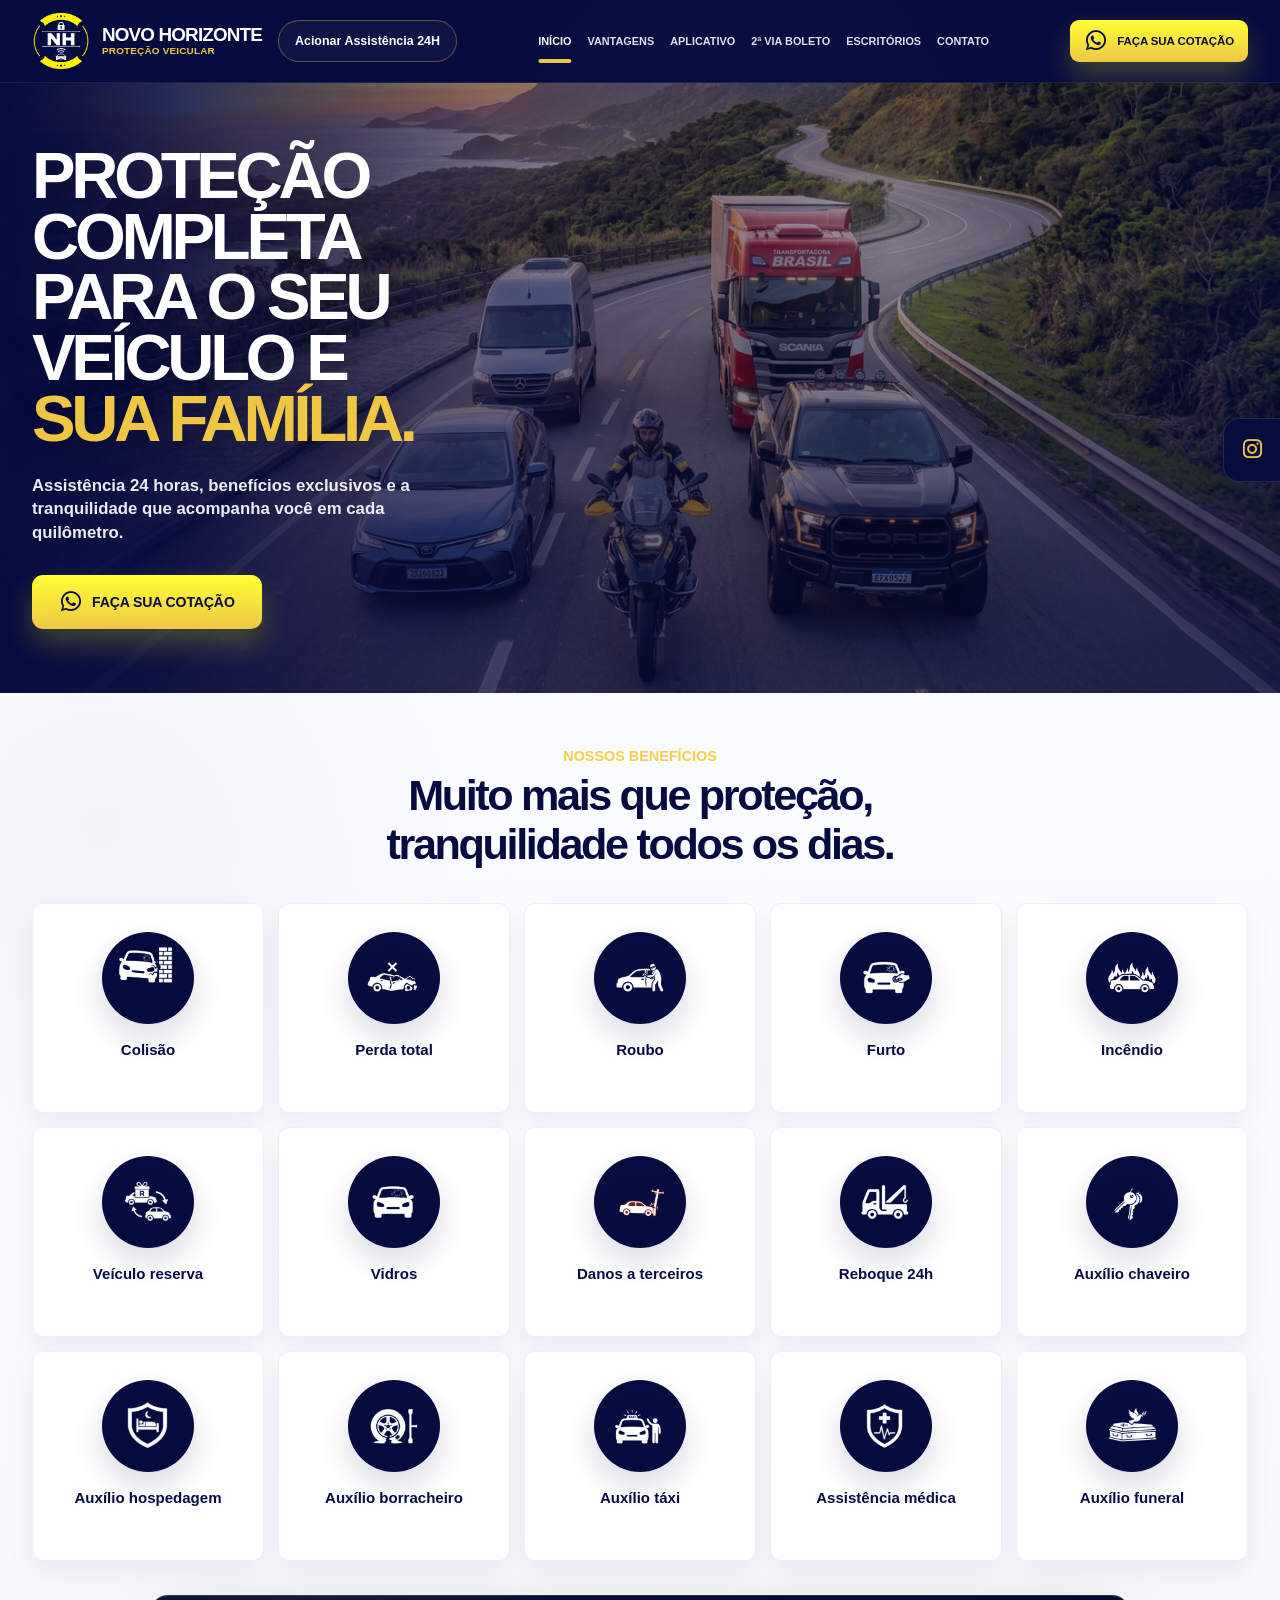
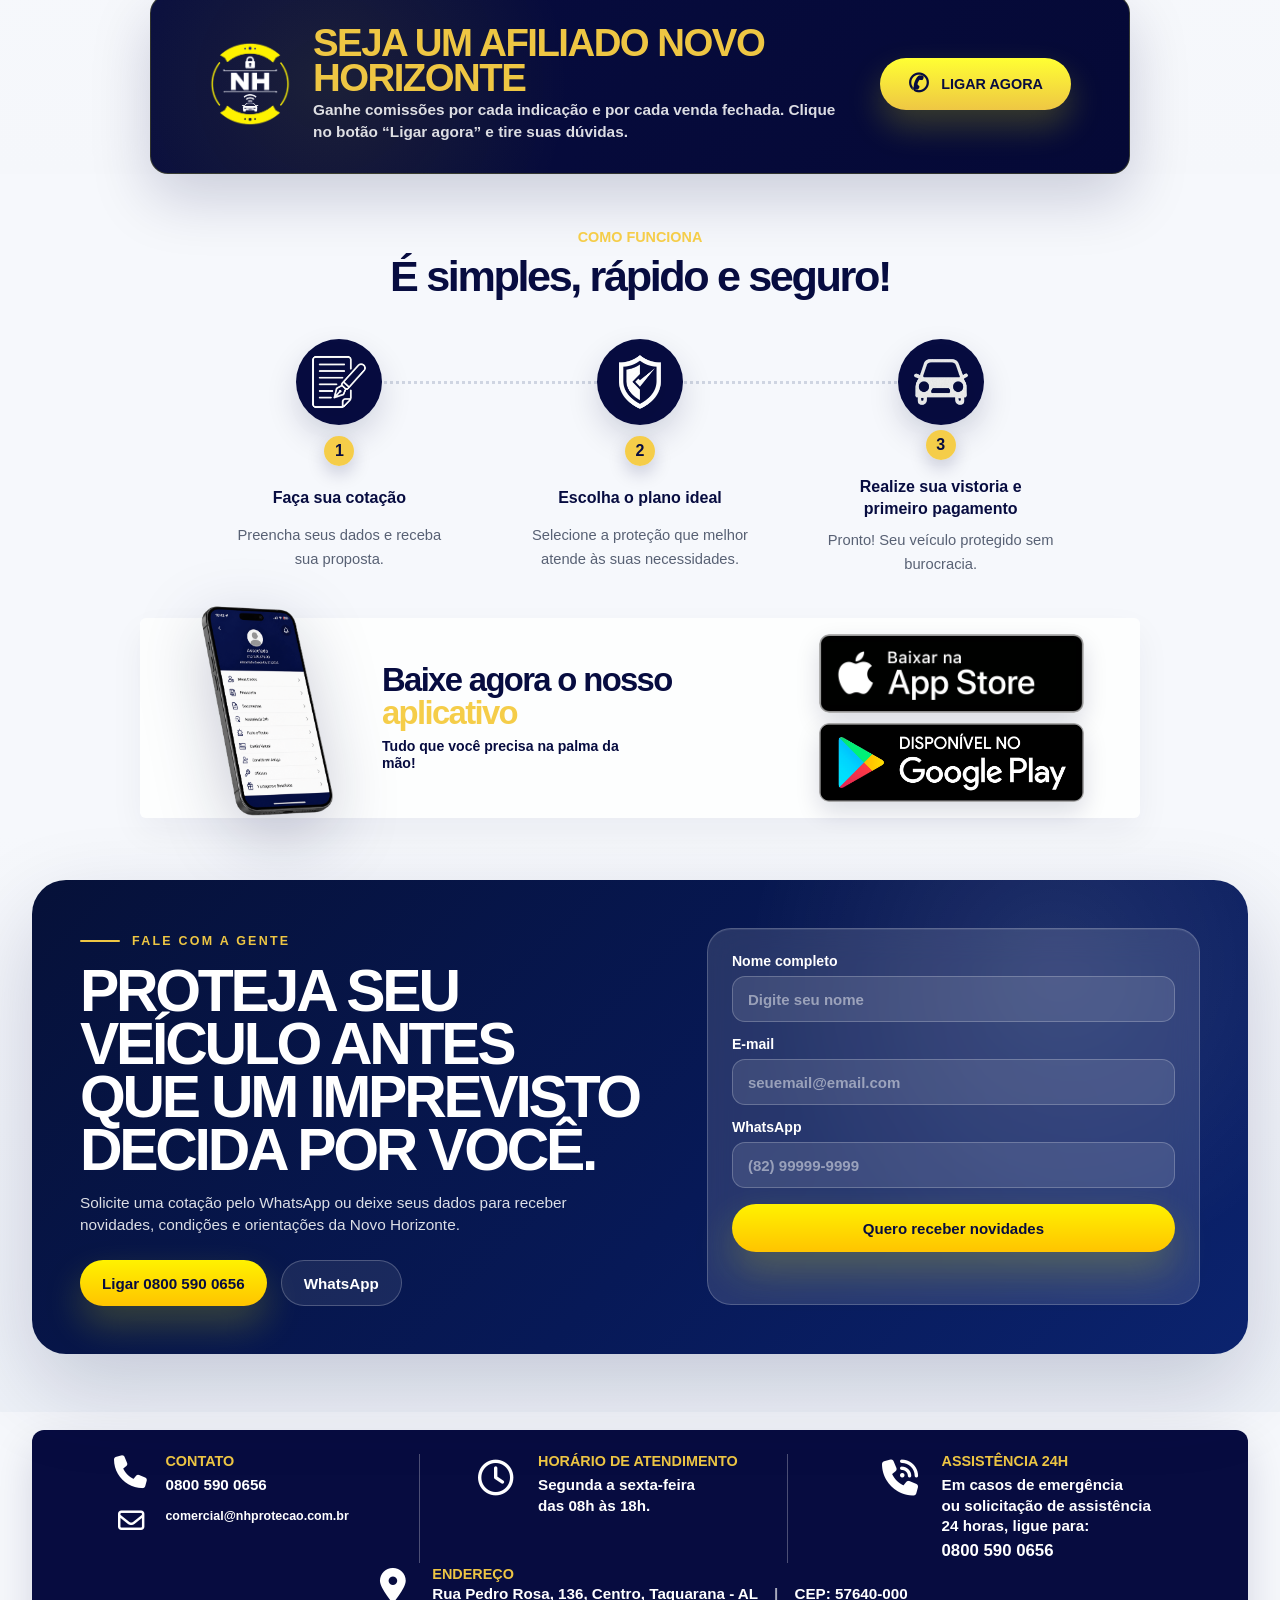
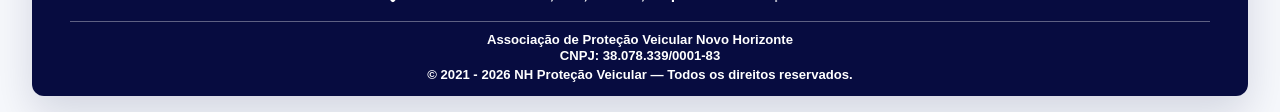
<file: index.html>
<!doctype html>
<html lang="pt-BR">
  <head>
    <meta charset="UTF-8" />
    <meta name="viewport" content="width=device-width, initial-scale=1.0" />
    <meta
      name="description"
      content="Novo Horizonte Proteção Veicular - proteção veicular para você e sua família com assistência 24 horas."
    />
    <title>Novo Horizonte Proteção Veicular</title>
    <link rel="preconnect" href="https://fonts.googleapis.com" />
    <link rel="preconnect" href="https://fonts.gstatic.com" crossorigin />
    <link
      href="https://fonts.googleapis.com/css2?family=Inter:wght@400;500;600;700;800;900&family=League+Spartan:wght@600;700;800;900&display=swap"
      rel="stylesheet"
    />
    <link rel="icon" type="image/png" href="assets/simbolo-fundo-azul.png" />
    <link
      rel="stylesheet"
      href="https://cdnjs.cloudflare.com/ajax/libs/font-awesome/6.5.2/css/all.min.css"
    />
    <link rel="stylesheet" href="style.css" />
  </head>
  <body>
    <header class="site-header" id="inicio">
      <div class="container nav-wrapper">
        <a
          href="#inicio"
          class="brand"
          aria-label="Novo Horizonte Proteção Veicular"
        >
          <img
            class="brand-symbol"
            src="assets/logo-nh-simbolo.png"
            alt="Símbolo oficial Novo Horizonte"
          />
          <span class="brand-name">
            <strong>Novo Horizonte</strong>
            <small>Proteção Veicular</small>
          </span>
        </a>

        <a
          class="header-phone"
          href="tel:08005900656"
          aria-label="Ligar para 0800 590 0656"
        >
          
          <span>Acionar Assistência 24H</span>
        </a>

        <button
          class="menu-toggle"
          type="button"
          aria-label="Abrir menu"
          aria-expanded="false"
        >
          <span></span>
          <span></span>
          <span></span>
        </button>

        <nav class="main-menu" aria-label="Menu principal">
          <a class="active" href="#inicio">Início</a>
          <a href="#vantagens">Vantagens</a>
          <a href="#aplicativo">Aplicativo</a>
          <a href="boleto.html">2ª Via Boleto</a>
          <a href="escritorios.html">Escritórios</a>
          <a href="#contato">Contato</a>
        </nav>

        <a
          class="header-cta cotacao-trigger"
          href="#"
          aria-haspopup="dialog"
        >
          <i
            class="fa-brands fa-whatsapp wa-icon"
            style="color: #060c40"
            aria-hidden="true"
          ></i>
          Faça sua cotação
        </a>
      </div>
    </header>

    <main>
      <section class="hero-section">
        <div class="hero-bg" aria-hidden="true"></div>
        <div class="container hero-content">
          <div class="hero-copy">
            <h1>
              PROTEÇÃO<br />
              COMPLETA<br />
              PARA O SEU<br />
              VEÍCULO E<br />
              <span>SUA FAMÍLIA.</span>
            </h1>
            <p>Assistência 24 horas, benefícios exclusivos e a tranquilidade que acompanha você em cada quilômetro.</p>
            <a
              class="primary-button cotacao-trigger"
              href="#"
              aria-haspopup="dialog"
            >
              <i
                class="fa-brands fa-whatsapp wa-icon"
                style="color: #060c40"
                aria-hidden="true"
              ></i>
              Faça sua cotação
            </a>
          </div>
        </div>
      </section>

       <section class="benefits-section section-padding" id="vantagens">
        <div class="container">
          <div class="section-heading">
            <span>Nossos benefícios</span>
            <h2>Muito mais que proteção,<br />tranquilidade todos os dias.</h2>
          </div>

          <div class="benefits-grid benefits-grid-expanded">
            <article class="benefit-card">
              <div class="icon-circle"><img src="assets/icon-colisao.png" alt="Ícone de colisão" /></div>
              <h3>Colisão</h3>
              
            </article>

            <article class="benefit-card">
              <div class="icon-circle"><img src="assets/icon-perdaTotal.png" alt="Ícone de perda total" /></div>
              <h3>Perda total</h3>
              
            </article>

            <article class="benefit-card">
              <div class="icon-circle"><img src="assets/icon-roubo.png" alt="Ícone de roubo" /></div>
              <h3>Roubo</h3>
              
            </article>

            <article class="benefit-card">
              <div class="icon-circle"><img src="assets/icon-furto.png" alt="Ícone de furto" /></div>
              <h3>Furto</h3>
              
            </article>

            <article class="benefit-card">
              <div class="icon-circle"><img src="assets/icon-incendio.png" alt="Ícone de incêndio" /></div>
              <h3>Incêndio</h3>
              
            </article>

            <article class="benefit-card">
              <div class="icon-circle"><img src="assets/icon-reserva.png" alt="Ícone de veículo reserva" /></div>
              <h3>Veículo reserva</h3>
              
            </article>

            <article class="benefit-card">
              <div class="icon-circle"><img src="assets/icon-vidro.png" alt="Ícone de vidros" /></div>
              <h3>Vidros</h3>
              
            </article>

            <article class="benefit-card">
              <div class="icon-circle"><img src="assets/icon-eletrico.png" alt="Ícone de danos a terceiros" /></div>
              <h3>Danos a terceiros</h3>
              
            </article>

            <article class="benefit-card">
              <div class="icon-circle"><img src="assets/icon-reboque.png" alt="Ícone de reboque 24h" /></div>
              <h3>Reboque 24h</h3>
              
            </article>

            <article class="benefit-card">
              <div class="icon-circle"><img src="assets/icon-chaveiro.png" alt="Ícone de auxílio chaveiro" /></div>
              <h3>Auxílio chaveiro</h3>
              
            </article>

            <article class="benefit-card">
              <div class="icon-circle"><img src="assets/icon-hospedagem.png" alt="Ícone de auxílio hospedagem" /></div>
              <h3>Auxílio hospedagem</h3>
              
            </article>

            <article class="benefit-card">
              <div class="icon-circle"><img src="assets/icon-borracheiro.png" alt="Ícone de auxílio borracheiro" /></div>
              <h3>Auxílio borracheiro</h3>
              
            </article>

            <article class="benefit-card">
              <div class="icon-circle"><img src="assets/icon-taxi.png" alt="Ícone de auxílio táxi" /></div>
              <h3>Auxílio táxi</h3>
              
            </article>

            <article class="benefit-card">
              <div class="icon-circle"><img src="assets/icon-medico.png" alt="Ícone de assistência médica" /></div>
              <h3>Assistência médica</h3>
              
            </article>

            <article class="benefit-card">
              <div class="icon-circle"><img src="assets/icon-funeral.png" alt="Ícone de auxílio funeral" /></div>
              <h3>Auxílio funeral</h3>
              
            </article>
          </div>

          <div
            class="proof-strip proof-strip-single"
            aria-label="Assistência 24 horas Novo Horizonte"
          >
            <div class="proof-call-content">
              <div class="proof-affiliate-logo" aria-hidden="true">
                <img
                  src="assets/logo-nh-simbolo.png"
                  alt="Símbolo oficial Novo Horizonte"
                />
              </div>

              <div class="proof-call-text">
                <strong>seja um afiliado Novo Horizonte</strong>
                <span>Ganhe comissões por cada indicação e por cada venda fechada. Clique no botão “Ligar agora” e tire suas dúvidas.</span>
              
              </div>
            </div>

            <a
              class="proof-call-button"
              href="tel:08005900656"
              aria-label="Ligar agora para 0800 590 0656"
            >
              <span aria-hidden="true">✆</span>
              Ligar agora
            </a>
          </div>
        </div>
      </section>

      <section class="steps-section section-padding">
        <div class="container">
          <div class="section-heading compact">
            <span>Como funciona</span>
            <h2>É simples, rápido e seguro!</h2>
          </div>

          <div class="steps-grid">
            <article class="step-card">
              <div class="icon-circle"><img src="assets/icon-contrato.png" alt="Ícone de assistência médica" /></div>
              <span class="step-number">1</span>
              <h3>Faça sua cotação</h3>
              <p>Preencha seus dados e receba sua proposta.</p>
            </article>

            <article class="step-card">
              <div class="icon-circle"><img src="assets/icon-escudo.png" alt="Ícone de proteção contra colisões" /></div>
              <span class="step-number">2</span>
              <h3>Escolha o plano ideal</h3>
              <p>
                Selecione a proteção que melhor atende às suas necessidades.
              </p>
            </article>

            <article class="step-card">
              <div class="icon-circle"><img src="assets/icon-carro.png" alt= "Ícone Vistoria e Primeiro Pagamento" /></div>
              <span class="step-number">3</span>
              <h3>Realize sua vistoria e primeiro pagamento</h3>
              <p>Pronto! Seu veículo protegido sem burocracia.</p>
            </article>
          </div>
        </div>
      </section>

      <section class="app-section" id="aplicativo">
        <div class="container app-card">
          <div class="phone-mockup phone-mockup-real" aria-label="Aplicativo NH">
            <img
              class="app-phone-image"
              src="assets/app-phone-mockup.png"
              alt="Tela do aplicativo Novo Horizonte Proteção Veicular"
            />
          </div>

          <div class="app-copy">
            <h2>Baixe agora o nosso <span>aplicativo</span></h2>
            <p>Tudo que você precisa na palma da mão!</p>
          </div>

          <div class="store-buttons store-badges">
            <a
              href="https://apps.apple.com/us/app/nh-associado/id6781799366"
              aria-label="Baixar na App Store"
              class="store-badge-link"
              target="_blank"
              rel="noopener"
            >
              <img src="assets/app-store-badge.png" alt="Baixar na App Store" />
            </a>
            <a
              href="https://play.google.com/store/apps/details?id=br.com.nhprotecao"
              aria-label="Baixar no Google Play"
              class="store-badge-link"
              target="_blank"
              rel="noopener"
            >
              <img
                src="assets/google-play-badge.png"
                alt="Disponível no Google Play"
              />
            </a>
          </div>
        </div>
      </section>

      <section class="contact-section" id="contato">
        <div class="container contact-panel">
          <div class="contact-copy">
            <span class="contact-eyebrow">Fale com a gente</span>
            <h2>
              Proteja seu veículo antes que um imprevisto decida por você.
            </h2>
            <p>
              Solicite uma cotação pelo WhatsApp ou deixe seus dados para
              receber novidades, condições e orientações da Novo Horizonte.
            </p>

            <div class="contact-actions">
              <a
                class="contact-button contact-button-primary"
                href="tel:08005900656"
                >Ligar 0800 590 0656</a
              >
              <a
                class="contact-button contact-button-outline"
                href="https://wa.me/558296953347?text=Olá,%20quero%20falar%20com%20a%20Novo%20Horizonte%20Proteção%20Veicular."
                target="_blank"
                rel="noopener"
                >WhatsApp</a
              >
            </div>
          </div>

          <form
            class="contact-form"
            id="contactForm"
            action="https://formsubmit.co/ajax/comercial@nhprotecao.com.br"
            method="POST"
          >
            <input
              type="hidden"
              name="_subject"
              value="Novo contato pelo site NH Proteção Veicular"
            />
            <input type="hidden" name="_template" value="table" />
            <input type="hidden" name="_captcha" value="false" />
            <input
              type="hidden"
              name="Origem"
              value="Formulário de contato do site NH Proteção Veicular"
            />
            <label>
              Nome completo
              <input
                type="text"
                name="Nome"
                placeholder="Digite seu nome"
                required
              />
            </label>

            <label>
              E-mail
              <input
                type="email"
                name="E-mail"
                placeholder="seuemail@email.com"
                required
              />
            </label>

            <label>
              WhatsApp
              <input
                type="tel"
                name="WhatsApp"
                placeholder="(82) 99999-9999"
                required
              />
            </label>

            <button type="submit">Quero receber novidades</button>
            <p
              class="contact-form-message"
              id="contactFormMessage"
              aria-live="polite"
            ></p>
          </form>
        </div>
      </section>
    </main>

    <footer class="site-footer site-footer--compact" id="rodape">
      <div class="container footer-compact">
        <div class="footer-compact-top">
          <article class="footer-compact-item footer-compact-contact">
            <div class="footer-compact-icons" aria-hidden="true">
              <i class="fa-solid fa-phone"></i>
              <i class="fa-regular fa-envelope"></i>
            </div>
            <div class="footer-compact-text">
              <h3>Contato</h3>
              <a href="tel:08005900656">0800 590 0656</a>
              <a href="mailto:comercial@nhprotecao.com.br">comercial@nhprotecao.com.br</a>
            </div>
          </article>

          <article class="footer-compact-item footer-compact-hours">
            <div class="footer-compact-main-icon" aria-hidden="true">
              <i class="fa-regular fa-clock"></i>
            </div>
            <div class="footer-compact-text">
              <h3>Horário de atendimento</h3>
              <p>Segunda a sexta-feira<br />das 08h às 18h.</p>
            </div>
          </article>

          <article class="footer-compact-item footer-compact-assist">
            <div class="footer-compact-main-icon" aria-hidden="true">
              <i class="fa-solid fa-phone-volume"></i>
            </div>
            <div class="footer-compact-text">
              <h3>Assistência 24h</h3>
              <p>Em casos de emergência<br />ou solicitação de assistência<br />24 horas, ligue para:</p>
              <a class="footer-compact-phone" href="tel:08005900656">0800 590 0656</a>
            </div>
          </article>
        </div>

        <div class="footer-compact-address">
          <i class="fa-solid fa-location-dot" aria-hidden="true"></i>
          <div>
            <h3>Endereço</h3>
            <p>Rua Pedro Rosa, 136, Centro, Taquarana - AL <span>|</span> CEP: 57640-000</p>
          </div>
        </div>

        <div class="footer-compact-bottom">
          <p>Associação de Proteção Veicular Novo Horizonte<br />CNPJ: 38.078.339/0001-83</p>
          <p>© 2021 - <span class="js-current-year">2026</span> NH Proteção Veicular — Todos os direitos reservados.</p>
        </div>
      </div>
    </footer>

    <aside class="floating-social" aria-label="Redes sociais Novo Horizonte">
      <a
        href="https://www.instagram.com/novohorizonteprotecaoveicular/"
        target="_blank"
        rel="noopener"
        aria-label="Instagram Novo Horizonte"
        title="Instagram"
      >
        <i class="fa-brands fa-instagram" aria-hidden="true"></i>
      </a>
    </aside>

    <div class="cotacao-modal" id="cotacaoModal" aria-hidden="true">
      <div class="cotacao-modal__overlay" data-close-cotacao></div>

      <section
        class="cotacao-modal__box cotacao-modal__box--form"
        role="dialog"
        aria-modal="true"
        aria-labelledby="cotacaoModalTitle"
      >
        <div class="cotacao-modal__header">
          <div>
            <span>Faça sua cotação</span>
            <h2 id="cotacaoModalTitle">Seja um associado Novo Horizonte!</h2>
          </div>
          <button
            class="cotacao-modal__close"
            type="button"
            aria-label="Fechar formulário"
            data-close-cotacao
          >
            ×
          </button>
        </div>

        <div class="cotacao-modal__form-wrap">
          <div class="cotacao-modal__brand">
            <img
              src="assets/simbolo-fundo-azul.png"
              alt="Símbolo oficial Novo Horizonte"
            />
            <div>
              <strong>Novo Horizonte</strong>
              <span>Proteção Veicular</span>
            </div>
          </div>

          <form
            class="cotacao-form"
            id="cotacaoForm"
            action="https://formsubmit.co/ajax/comercial@nhprotecao.com.br"
            method="POST"
          >
            <input
              type="hidden"
              name="_subject"
              value="Nova cotação pelo site NH Proteção Veicular"
            />
            <input type="hidden" name="_template" value="table" />
            <input type="hidden" name="_captcha" value="false" />
            <input
              type="hidden"
              name="Origem"
              value="Popup de cotação do site NH Proteção Veicular"
            />

            <label>
              Nome
              <input
                type="text"
                name="Nome"
                placeholder="Digite seu nome"
                autocomplete="name"
                required
              />
            </label>

            <label>
              Telefone
              <input
                type="tel"
                name="Telefone"
                id="cotacaoPhone"
                placeholder="(__) _____-____"
                autocomplete="tel"
                inputmode="numeric"
                maxlength="15"
                required
              />
            </label>

            <label>
              Placa
              <input
                type="text"
                name="Placa"
                id="cotacaoPlate"
                placeholder="XXX0000"
                autocomplete="off"
                maxlength="8"
                required
              />
            </label>

            <button class="cotacao-form__button" type="submit">Enviar</button>

            <p class="cotacao-form__terms">
              Ao preencher o formulário, concordo em receber comunicações e
              estou de acordo com os termos de uso.
            </p>

            <p
              class="cotacao-form__message"
              id="cotacaoFormMessage"
              aria-live="polite"
            ></p>
          </form>
        </div>
      </section>
    </div>

    <script src="script.js"></script>
  </body>
</html>
</file>
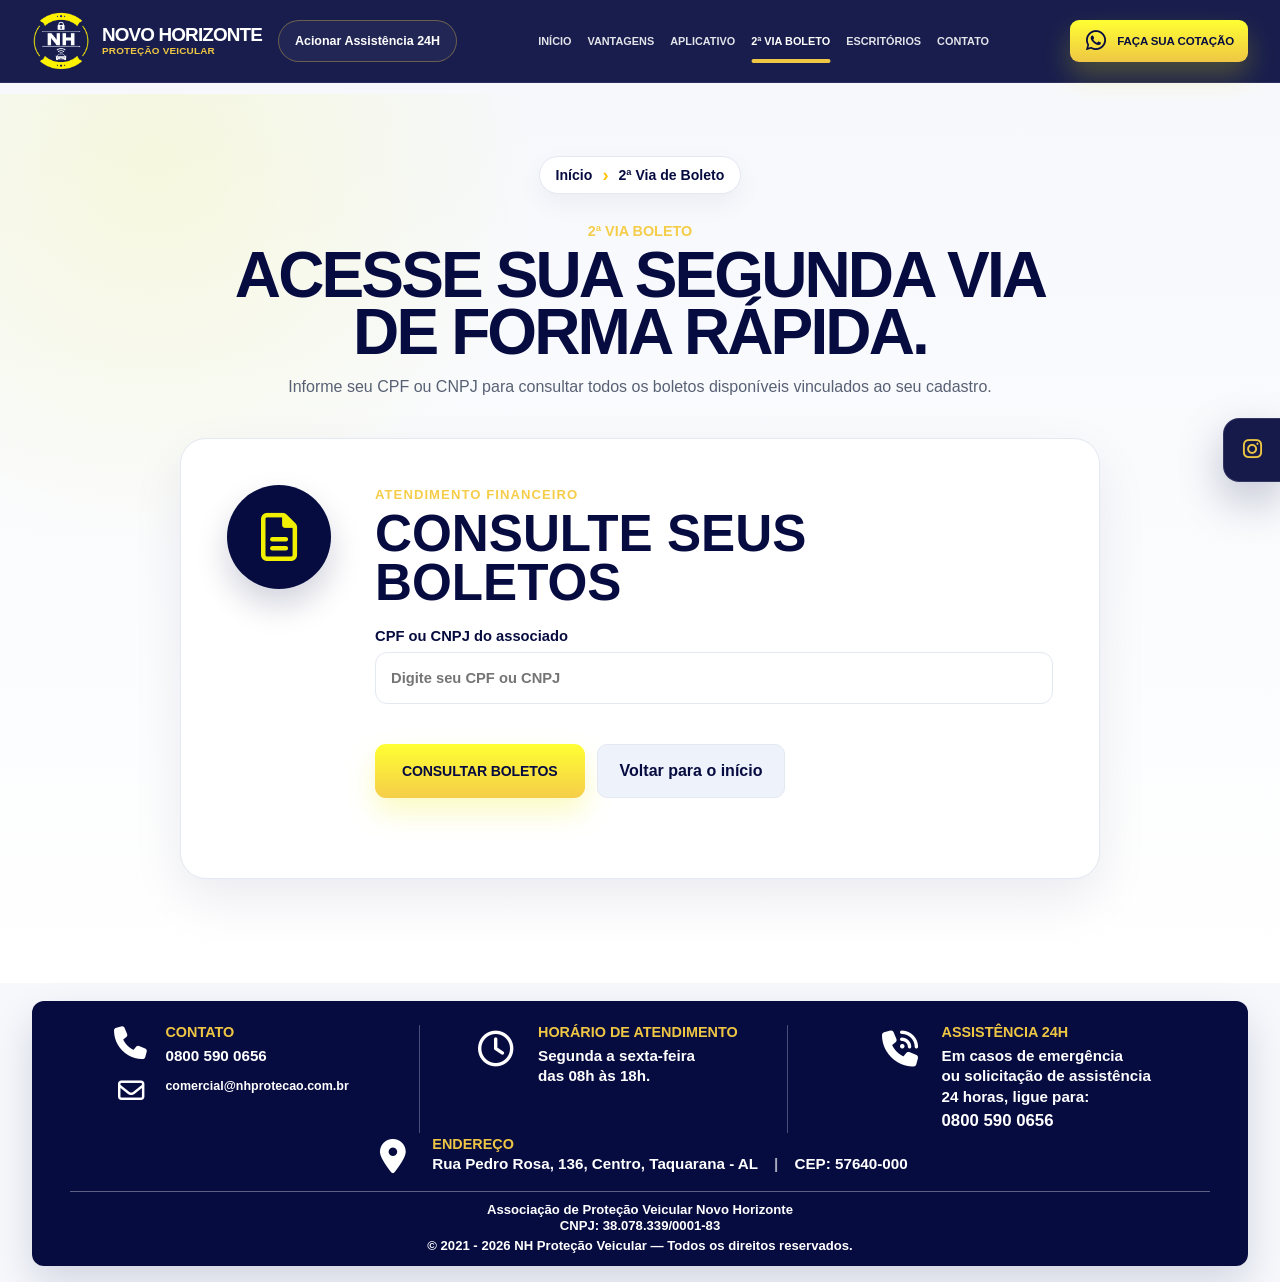
<file: boleto.html>
<!DOCTYPE html>

<html lang="pt-BR">
<head>
<meta charset="utf-8"/>
<meta content="width=device-width, initial-scale=1.0" name="viewport"/>
<meta content="2ª via de boleto Novo Horizonte Proteção Veicular. Informe seu CPF ou CNPJ para consultar boletos disponíveis vinculados ao associado." name="description"/>
<title>2ª Via de Boleto | Novo Horizonte Proteção Veicular</title>
<link href="https://fonts.googleapis.com" rel="preconnect"/>
<link crossorigin="" href="https://fonts.gstatic.com" rel="preconnect"/>
<link href="https://fonts.googleapis.com/css2?family=Inter:wght@400;500;600;700;800;900&amp;family=League+Spartan:wght@600;700;800;900&amp;display=swap" rel="stylesheet"/>
<link href="assets/favicon-nh.png" rel="icon" type="image/png"/>
<link href="https://cdnjs.cloudflare.com/ajax/libs/font-awesome/6.5.2/css/all.min.css" rel="stylesheet"/>
<link href="style.css" rel="stylesheet"/>
</head>
<body>
<header class="site-header" id="inicio">
<div class="container nav-wrapper">
<a aria-label="Novo Horizonte Proteção Veicular" class="brand" href="index.html#inicio">
<img alt="Símbolo oficial Novo Horizonte" class="brand-symbol" src="assets/logo-nh-simbolo.png"/>
<span class="brand-name">
<strong>Novo Horizonte</strong>
<small>Proteção Veicular</small>
</span>
</a>
<a class="header-phone" href="tel:08005900656" aria-label="Ligar para 0800 590 0656">
<span>Acionar Assistência 24H</span>
</a>
<button aria-expanded="false" aria-label="Abrir menu" class="menu-toggle" type="button">
<span></span>
<span></span>
<span></span>
</button>
<nav aria-label="Menu principal" class="main-menu">
<a href="index.html#inicio">Início</a>
<a href="index.html#vantagens">Vantagens</a>
<a href="index.html#aplicativo">Aplicativo</a>
<a class="active" href="boleto.html">2ª Via Boleto</a>
<a href="escritorios.html">Escritórios</a>
<a href="#contato">Contato</a>
</nav>
<a aria-haspopup="dialog" class="header-cta cotacao-trigger" href="#">
<i aria-hidden="true" class="fa-brands fa-whatsapp wa-icon" style="color: #060c40"></i>
          Faça sua cotação
        </a>
</div>
</header>
<main class="boleto-page-main">
<section class="boleto-page-section section-padding" id="boleto">
<div class="container">
<nav aria-label="Caminho da página" class="breadcrumb-path">
<a href="index.html#inicio">Início</a>
<span>›</span>
<strong>2ª Via de Boleto</strong>
</nav>
<div class="section-heading compact">
<span>2ª via boleto</span>
<h1>Acesse sua segunda via de forma rápida.</h1>
<p class="section-description">Informe seu CPF ou CNPJ para consultar todos os boletos disponíveis vinculados ao seu cadastro.</p>
</div>
<div class="boleto-page-card boleto-flow-card">
<div class="boleto-page-icon">
<i class="fa-regular fa-file-lines" style="color: #f0f000"></i>
</div>
<div class="boleto-flow-content">
<span>Atendimento financeiro</span>
<h2>Consulte seus boletos</h2>
<form class="boleto-form" id="boletoBuscaForm">
<label>
    CPF ou CNPJ do associado
    <input autocomplete="off" id="boletoDocumento" inputmode="numeric" name="documento" placeholder="Digite seu CPF ou CNPJ" required="" type="text"/>
</label>
<div class="boleto-page-actions">
<button class="primary-button" type="submit">
      Consultar boletos
    </button>
<a class="secondary-button" href="index.html#inicio">Voltar para o início</a>
</div>
</form>
<p aria-live="polite" class="boleto-form-message" id="boletoFormMessage"></p>
<section class="boleto-result-area" hidden="" id="boletoAssociadoArea">
<div class="boleto-result-header boleto-result-header--inline">
<div>
<small>Consulta realizada</small>
<strong id="boletoAssociadoNome">Associado</strong>
</div>
<button class="boleto-link-button" id="boletoNovaBusca" type="button">
      Fazer nova busca
    </button>
</div>
</section>
<section class="boleto-result-area" hidden="" id="boletoBoletosArea">
<div class="boleto-result-title">
<h3>Boletos disponíveis</h3>
<p id="boletoResumo">Selecione o boleto desejado para abrir/imprimir.</p>
</div>
<div class="boleto-list" id="boletoList"></div>
</section>
</div>
</div>
</div>
</section>
</main>
<footer class="site-footer site-footer--compact" id="contato">
<div class="container footer-compact">
<div class="footer-compact-top">
<article class="footer-compact-item footer-compact-contact">
<div aria-hidden="true" class="footer-compact-icons">
<i class="fa-solid fa-phone"></i>
<i class="fa-regular fa-envelope"></i>
</div>
<div class="footer-compact-text">
<h3>Contato</h3>
<a href="tel:08005900656">0800 590 0656</a>
<a href="mailto:comercial@nhprotecao.com.br">comercial@nhprotecao.com.br</a>
</div>
</article>
<article class="footer-compact-item footer-compact-hours">
<div aria-hidden="true" class="footer-compact-main-icon">
<i class="fa-regular fa-clock"></i>
</div>
<div class="footer-compact-text">
<h3>Horário de atendimento</h3>
<p>Segunda a sexta-feira<br/>das 08h às 18h.</p>
</div>
</article>
<article class="footer-compact-item footer-compact-assist">
<div aria-hidden="true" class="footer-compact-main-icon">
<i class="fa-solid fa-phone-volume"></i>
</div>
<div class="footer-compact-text">
<h3>Assistência 24h</h3>
<p>Em casos de emergência<br/>ou solicitação de assistência<br/>24 horas, ligue para:</p>
<a class="footer-compact-phone" href="tel:08005900656">0800 590 0656</a>
</div>
</article>
</div>
<div class="footer-compact-address">
<i aria-hidden="true" class="fa-solid fa-location-dot"></i>
<div>
<h3>Endereço</h3>
<p>Rua Pedro Rosa, 136, Centro, Taquarana - AL <span>|</span> CEP: 57640-000</p>
</div>
</div>
<div class="footer-compact-bottom">
<p>Associação de Proteção Veicular Novo Horizonte<br/>CNPJ: 38.078.339/0001-83</p>
<p>© 2021 - <span class="js-current-year">2026</span> NH Proteção Veicular — Todos os direitos reservados.</p>
</div>
</div>
</footer>
<aside aria-label="Redes sociais Novo Horizonte" class="floating-social">
<a aria-label="Instagram Novo Horizonte" href="https://www.instagram.com/novohorizonteprotecaoveicular/" rel="noopener" target="_blank" title="Instagram">
<i aria-hidden="true" class="fa-brands fa-instagram"></i>
</a>
</aside>
<div aria-hidden="true" class="cotacao-modal" id="cotacaoModal">
<div class="cotacao-modal__overlay" data-close-cotacao=""></div>
<section aria-labelledby="cotacaoModalTitle" aria-modal="true" class="cotacao-modal__box cotacao-modal__box--form" role="dialog">
<div class="cotacao-modal__header">
<div>
<span>Faça sua cotação</span>
<h2 id="cotacaoModalTitle">Seja um associado Novo Horizonte!</h2>
</div>
<button aria-label="Fechar formulário" class="cotacao-modal__close" data-close-cotacao="" type="button">
            ×
          </button>
</div>
<div class="cotacao-modal__form-wrap">
<div class="cotacao-modal__brand">
<img alt="Símbolo oficial Novo Horizonte" src="assets/simbolo-fundo-azul.png"/>
<div>
<strong>Novo Horizonte</strong>
<span>Proteção Veicular</span>
</div>
</div>
<form action="https://formsubmit.co/ajax/comercial@nhprotecao.com.br" class="cotacao-form" id="cotacaoForm" method="POST">
<input name="_subject" type="hidden" value="Nova cotação pelo site NH Proteção Veicular"/>
<input name="_template" type="hidden" value="table"/>
<input name="_captcha" type="hidden" value="false"/>
<input name="Origem" type="hidden" value="Popup de cotação do site NH Proteção Veicular"/>
<label>
              Nome
              <input autocomplete="name" name="Nome" placeholder="Digite seu nome" required="" type="text"/>
</label>
<label>
              Telefone
              <input autocomplete="tel" id="cotacaoPhone" inputmode="numeric" maxlength="15" name="Telefone" placeholder="(__) _____-____" required="" type="tel"/>
</label>
<label>
              Placa
              <input autocomplete="off" id="cotacaoPlate" maxlength="8" name="Placa" placeholder="XXX0000" required="" type="text"/>
</label>
<button class="cotacao-form__button" type="submit">Enviar</button>
<p class="cotacao-form__terms">
              Ao preencher o formulário, concordo em receber comunicações e
              estou de acordo com os termos de uso.
            </p>
<p aria-live="polite" class="cotacao-form__message" id="cotacaoFormMessage"></p>
</form>
</div>
</section>
</div>
<script src="script.js"></script>
</body>
</html>
</file>
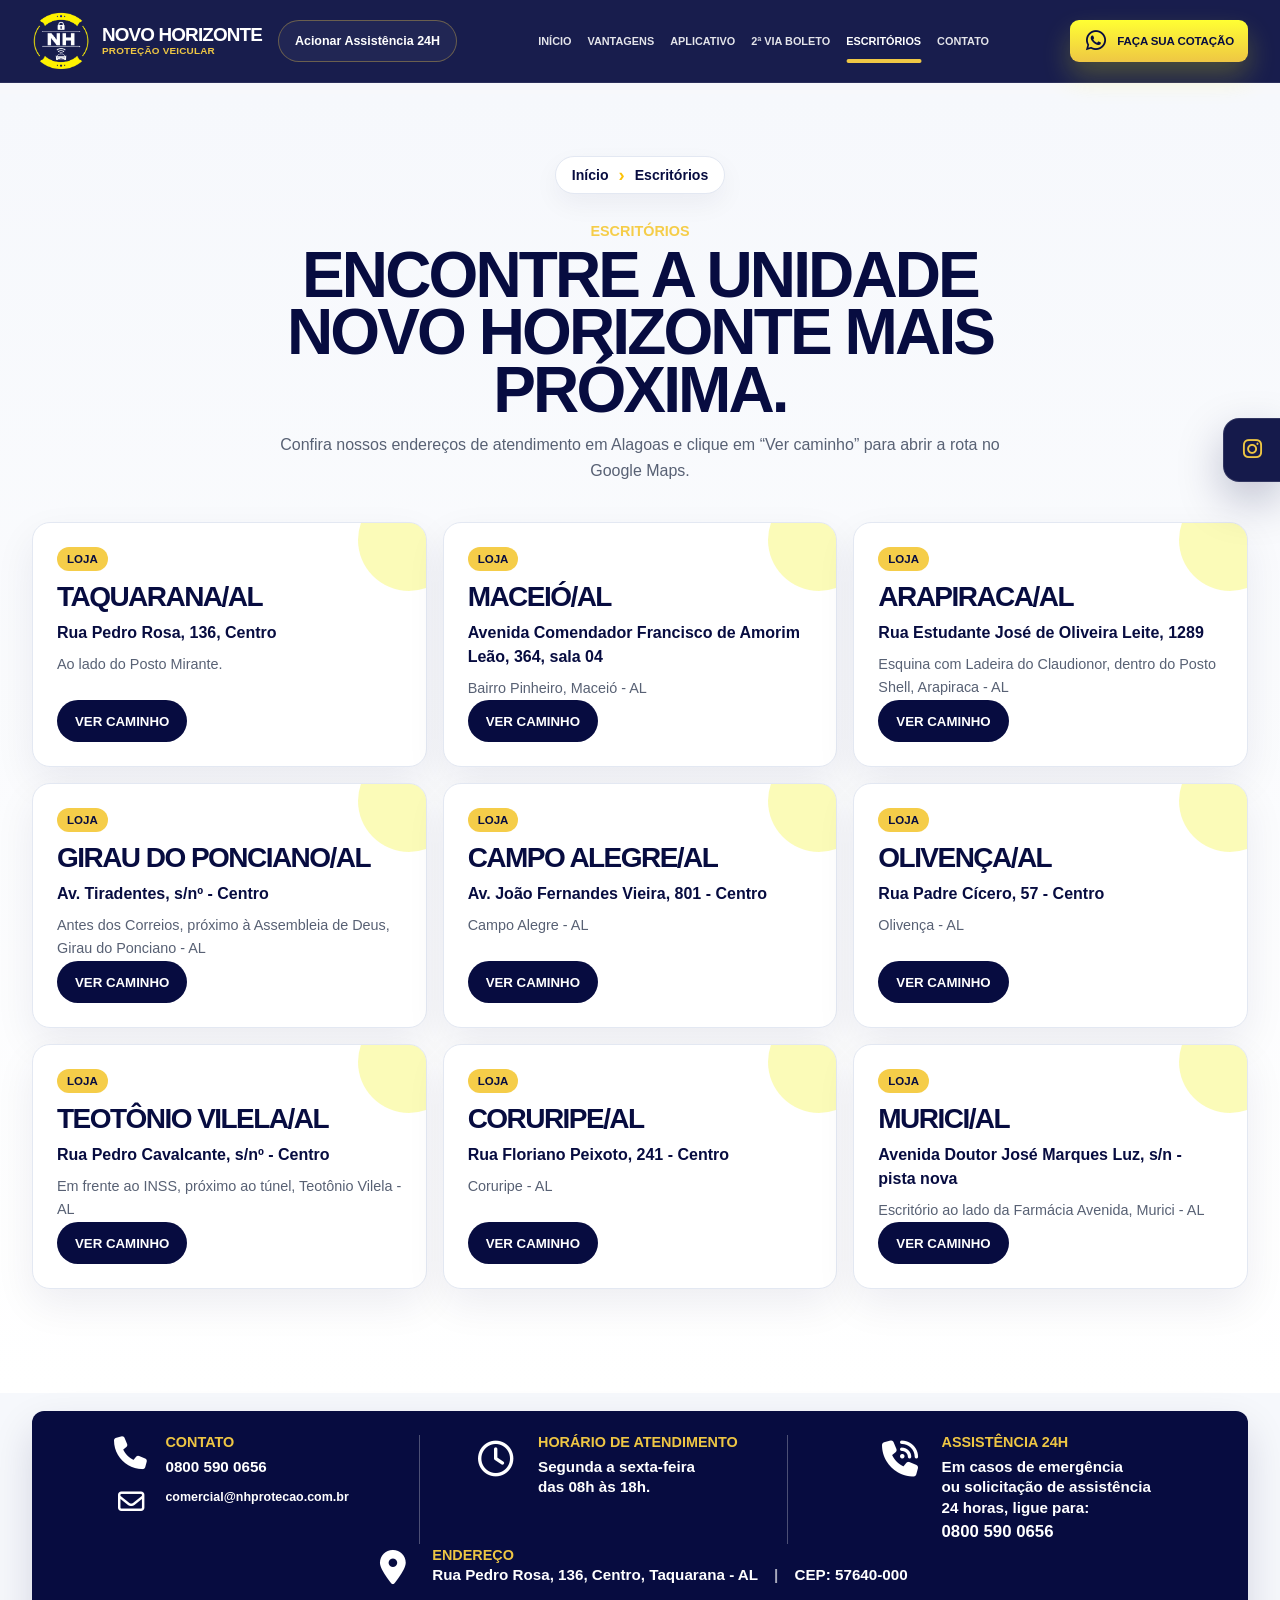
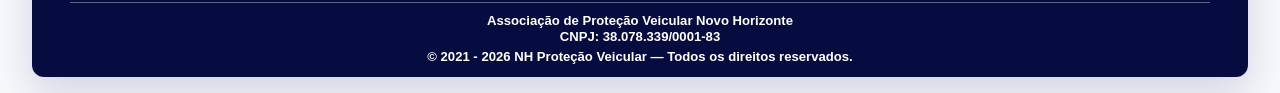
<file: escritorios.html>
<!doctype html>
<html lang="pt-BR">
  <head>
    <meta charset="UTF-8" />
    <meta name="viewport" content="width=device-width, initial-scale=1.0" />
    <meta
      name="description"
      content="Escritórios Novo Horizonte Proteção Veicular em Alagoas. Consulte endereços de atendimento em Taquarana, Maceió, Arapiraca, Girau, Campo Alegre, Olivença, Teotônio Vilela, Coruripe e Murici."
    />
    <title>Escritórios | Novo Horizonte Proteção Veicular</title>
    <link rel="preconnect" href="https://fonts.googleapis.com" />
    <link rel="preconnect" href="https://fonts.gstatic.com" crossorigin />
    <link
      href="https://fonts.googleapis.com/css2?family=Inter:wght@400;500;600;700;800;900&family=League+Spartan:wght@600;700;800;900&display=swap"
      rel="stylesheet"
    />
    <link rel="icon" type="image/png" href="assets/favicon-nh.png" />
    <link
      rel="stylesheet"
      href="https://cdnjs.cloudflare.com/ajax/libs/font-awesome/6.5.2/css/all.min.css"
    />
    <link rel="stylesheet" href="style.css" />
  </head>
  <body>
    <header class="site-header" id="inicio">
      <div class="container nav-wrapper">
        <a
          href="index.html#inicio"
          class="brand"
          aria-label="Novo Horizonte Proteção Veicular"
        >
          <img
            class="brand-symbol"
            src="assets/logo-nh-simbolo.png"
            alt="Símbolo oficial Novo Horizonte"
          />
          <span class="brand-name">
            <strong>Novo Horizonte</strong>
            <small>Proteção Veicular</small>
          </span>
        </a>

        <a
          class="header-phone"
          href="tel:08005900656"
          aria-label="Ligar para 0800 590 0656"
        >
          <span>Acionar Assistência 24H</span>
        </a>

        <button
          class="menu-toggle"
          type="button"
          aria-label="Abrir menu"
          aria-expanded="false"
        >
          <span></span>
          <span></span>
          <span></span>
        </button>

        <nav class="main-menu" aria-label="Menu principal">
          <a href="index.html#inicio">Início</a>
          <a href="index.html#vantagens">Vantagens</a>
          <a href="index.html#aplicativo">Aplicativo</a>
          <a href="boleto.html">2ª Via Boleto</a>
          <a class="active" href="escritorios.html">Escritórios</a>
          <a href="#contato">Contato</a>
        </nav>

        <a
          class="header-cta cotacao-trigger"
          href="#"
          aria-haspopup="dialog"
        >
          <i
            class="fa-brands fa-whatsapp wa-icon"
            style="color: #060c40"
            aria-hidden="true"
          ></i>
          Faça sua cotação
        </a>
      </div>
    </header>

    <main class="offices-page-main">
      <section class="offices-section section-padding" id="escritorios">
        <div class="container">
          <nav class="breadcrumb-path" aria-label="Caminho da página">
            <a href="index.html#inicio">Início</a>
            <span>›</span>
            <strong>Escritórios</strong>
          </nav>

          <div class="section-heading compact">
            <span>Escritórios</span>
            <h1>Encontre a unidade Novo Horizonte mais próxima.</h1>
            <p class="section-description">
              Confira nossos endereços de atendimento em Alagoas e clique em
              “Ver caminho” para abrir a rota no Google Maps.
            </p>
          </div>

          <div class="offices-grid">
            <article class="office-card">
              <span>Loja</span>
              <h3>Taquarana/AL</h3>
              <p>Rua Pedro Rosa, 136, Centro</p>
              <small>Ao lado do Posto Mirante.</small>
              <a
                href="https://www.google.com/maps/search/?api=1&query=Rua+Pedro+Rosa%2C+136%2C+Centro%2C+Taquarana%2C+AL"
                target="_blank"
                rel="noopener"
                >Ver caminho</a
              >
            </article>

            <article class="office-card">
              <span>Loja</span>
              <h3>Maceió/AL</h3>
              <p>Avenida Comendador Francisco de Amorim Leão, 364, sala 04</p>
              <small>Bairro Pinheiro, Maceió - AL</small>
              <a
                href="https://www.google.com/maps/search/?api=1&query=Avenida+Comendador+Francisco+de+Amorim+Le%C3%A3o%2C+364%2C+sala+04%2C+Pinheiro%2C+Macei%C3%B3%2C+AL"
                target="_blank"
                rel="noopener"
                >Ver caminho</a
              >
            </article>

            <article class="office-card">
              <span>Loja</span>
              <h3>Arapiraca/AL</h3>
              <p>Rua Estudante José de Oliveira Leite, 1289</p>
              <small
                >Esquina com Ladeira do Claudionor, dentro do Posto Shell,
                Arapiraca - AL</small
              >
              <a
                href="https://www.google.com/maps/search/?api=1&query=Rua+Estudante+Jos%C3%A9+de+Oliveira+Leite%2C+1289%2C+Arapiraca%2C+AL"
                target="_blank"
                rel="noopener"
                >Ver caminho</a
              >
            </article>

            <article class="office-card">
              <span>Loja</span>
              <h3>Girau do Ponciano/AL</h3>
              <p>Av. Tiradentes, s/nº - Centro</p>
              <small
                >Antes dos Correios, próximo à Assembleia de Deus, Girau do
                Ponciano - AL</small
              >
              <a
                href="https://www.google.com/maps/search/?api=1&query=Av.+Tiradentes%2C+Centro%2C+Girau+do+Ponciano%2C+AL"
                target="_blank"
                rel="noopener"
                >Ver caminho</a
              >
            </article>

            <article class="office-card">
              <span>Loja</span>
              <h3>Campo Alegre/AL</h3>
              <p>Av. João Fernandes Vieira, 801 - Centro</p>
              <small>Campo Alegre - AL</small>
              <a
                href="https://www.google.com/maps/search/?api=1&query=Av.+Jo%C3%A3o+Fernandes+Vieira%2C+801%2C+Centro%2C+Campo+Alegre%2C+AL"
                target="_blank"
                rel="noopener"
                >Ver caminho</a
              >
            </article>

            <article class="office-card">
              <span>Loja</span>
              <h3>Olivença/AL</h3>
              <p>Rua Padre Cícero, 57 - Centro</p>
              <small>Olivença - AL</small>
              <a
                href="https://www.google.com/maps/search/?api=1&query=Rua+Padre+Cicero%2C+57%2C+Centro%2C+Oliven%C3%A7a%2C+AL"
                target="_blank"
                rel="noopener"
                >Ver caminho</a
              >
            </article>

            <article class="office-card">
              <span>Loja</span>
              <h3>Teotônio Vilela/AL</h3>
              <p>Rua Pedro Cavalcante, s/nº - Centro</p>
              <small
                >Em frente ao INSS, próximo ao túnel, Teotônio Vilela -
                AL</small
              >
              <a
                href="https://www.google.com/maps/search/?api=1&query=Rua+Pedro+Cavalcante%2C+Centro%2C+Teot%C3%B4nio+Vilela%2C+AL"
                target="_blank"
                rel="noopener"
                >Ver caminho</a
              >
            </article>

            <article class="office-card">
              <span>Loja</span>
              <h3>Coruripe/AL</h3>
              <p>Rua Floriano Peixoto, 241 - Centro</p>
              <small>Coruripe - AL</small>
              <a
                href="https://www.google.com/maps/search/?api=1&query=Rua+Floriano+Peixoto%2C+241%2C+Centro%2C+Coruripe%2C+AL"
                target="_blank"
                rel="noopener"
                >Ver caminho</a
              >
            </article>

            <article class="office-card">
              <span>Loja</span>
              <h3>Murici/AL</h3>
              <p>Avenida Doutor José Marques Luz, s/n - pista nova</p>
              <small>Escritório ao lado da Farmácia Avenida, Murici - AL</small>
              <a
                href="https://www.google.com/maps/search/?api=1&query=Avenida+Doutor+Jos%C3%A9+Marques+Luz%2C+Murici%2C+AL"
                target="_blank"
                rel="noopener"
                >Ver caminho</a
              >
            </article>
          </div>
        </div>
      </section>
    </main>
    <footer class="site-footer site-footer--compact" id="contato">
      <div class="container footer-compact">
        <div class="footer-compact-top">
          <article class="footer-compact-item footer-compact-contact">
            <div class="footer-compact-icons" aria-hidden="true">
              <i class="fa-solid fa-phone"></i>
              <i class="fa-regular fa-envelope"></i>
            </div>
            <div class="footer-compact-text">
              <h3>Contato</h3>
              <a href="tel:08005900656">0800 590 0656</a>
              <a href="mailto:comercial@nhprotecao.com.br">comercial@nhprotecao.com.br</a>
            </div>
          </article>

          <article class="footer-compact-item footer-compact-hours">
            <div class="footer-compact-main-icon" aria-hidden="true">
              <i class="fa-regular fa-clock"></i>
            </div>
            <div class="footer-compact-text">
              <h3>Horário de atendimento</h3>
              <p>Segunda a sexta-feira<br />das 08h às 18h.</p>
            </div>
          </article>

          <article class="footer-compact-item footer-compact-assist">
            <div class="footer-compact-main-icon" aria-hidden="true">
              <i class="fa-solid fa-phone-volume"></i>
            </div>
            <div class="footer-compact-text">
              <h3>Assistência 24h</h3>
              <p>Em casos de emergência<br />ou solicitação de assistência<br />24 horas, ligue para:</p>
              <a class="footer-compact-phone" href="tel:08005900656">0800 590 0656</a>
            </div>
          </article>
        </div>

        <div class="footer-compact-address">
          <i class="fa-solid fa-location-dot" aria-hidden="true"></i>
          <div>
            <h3>Endereço</h3>
            <p>Rua Pedro Rosa, 136, Centro, Taquarana - AL <span>|</span> CEP: 57640-000</p>
          </div>
        </div>

        <div class="footer-compact-bottom">
          <p>Associação de Proteção Veicular Novo Horizonte<br />CNPJ: 38.078.339/0001-83</p>
          <p>© 2021 - <span class="js-current-year">2026</span> NH Proteção Veicular — Todos os direitos reservados.</p>
        </div>
      </div>
    </footer>

    <aside class="floating-social" aria-label="Redes sociais Novo Horizonte">
      <a
        href="https://www.instagram.com/novohorizonteprotecaoveicular/"
        target="_blank"
        rel="noopener"
        aria-label="Instagram Novo Horizonte"
        title="Instagram"
      >
        <i class="fa-brands fa-instagram" aria-hidden="true"></i>
      </a>
    </aside>

    <div class="cotacao-modal" id="cotacaoModal" aria-hidden="true">
      <div class="cotacao-modal__overlay" data-close-cotacao></div>

      <section
        class="cotacao-modal__box cotacao-modal__box--form"
        role="dialog"
        aria-modal="true"
        aria-labelledby="cotacaoModalTitle"
      >
        <div class="cotacao-modal__header">
          <div>
            <span>Faça sua cotação</span>
            <h2 id="cotacaoModalTitle">Seja um associado Novo Horizonte!</h2>
          </div>
          <button
            class="cotacao-modal__close"
            type="button"
            aria-label="Fechar formulário"
            data-close-cotacao
          >
            ×
          </button>
        </div>

        <div class="cotacao-modal__form-wrap">
          <div class="cotacao-modal__brand">
            <img
              src="assets/simbolo-fundo-azul.png"
              alt="Símbolo oficial Novo Horizonte"
            />
            <div>
              <strong>Novo Horizonte</strong>
              <span>Proteção Veicular</span>
            </div>
          </div>

          <form
            class="cotacao-form"
            id="cotacaoForm"
            action="https://formsubmit.co/ajax/comercial@nhprotecao.com.br"
            method="POST"
          >
            <input
              type="hidden"
              name="_subject"
              value="Nova cotação pelo site NH Proteção Veicular"
            />
            <input type="hidden" name="_template" value="table" />
            <input type="hidden" name="_captcha" value="false" />
            <input
              type="hidden"
              name="Origem"
              value="Popup de cotação do site NH Proteção Veicular"
            />

            <label>
              Nome
              <input
                type="text"
                name="Nome"
                placeholder="Digite seu nome"
                autocomplete="name"
                required
              />
            </label>

            <label>
              Telefone
              <input
                type="tel"
                name="Telefone"
                id="cotacaoPhone"
                placeholder="(__) _____-____"
                autocomplete="tel"
                inputmode="numeric"
                maxlength="15"
                required
              />
            </label>

            <label>
              Placa
              <input
                type="text"
                name="Placa"
                id="cotacaoPlate"
                placeholder="XXX0000"
                autocomplete="off"
                maxlength="8"
                required
              />
            </label>

            <button class="cotacao-form__button" type="submit">Enviar</button>

            <p class="cotacao-form__terms">
              Ao preencher o formulário, concordo em receber comunicações e
              estou de acordo com os termos de uso.
            </p>

            <p
              class="cotacao-form__message"
              id="cotacaoFormMessage"
              aria-live="polite"
            ></p>
          </form>
        </div>
      </section>
    </div>

    <script src="script.js"></script>
  </body>
</html>
</file>
<file: style.css>
:root {
  --navy-950: #070c40;
  --navy-900: #070c40;
  --navy-800: #070c40;
  --navy-700: #070c40;
  --yellow: #f5cc44f8;
  --yellow-dark: #FDC206;
  --white: #ffffff;
  --off-white: #f7f8fb;
  --text: #070c40;
  --muted: #586174;
  --border: #e3e8f2;
  --shadow: 0 24px 60px rgba(7, 12, 64, 0.12);
  --font-body: "Poppins", sans-serif;
  --font-display: "Poppins", sans-serif;
}


* {
  box-sizing: border-box;
  margin: 0;
  padding: 0;
}

html {
  scroll-behavior: smooth;
  scroll-padding-top: 110px;
}

body {
  min-height: 100vh;
  font-family: var(--font-body);
  font-optical-sizing: auto;
  color: var(--text);
  background: var(--off-white);
  overflow-x: hidden;
}

body.menu-open {
  overflow: hidden;
}

a {
  color: inherit;
  text-decoration: none;
}

img,
svg {
  display: block;
  max-width: 100%;
}

button {
  font: inherit;
}

.container {
  width: min(1120px, calc(100% - 40px));
  margin-inline: auto;
}

.site-header {
  position: fixed;
  inset: 0 0 auto 0;
  z-index: 50;
  background: rgba(7, 12, 64, 0.93);
  border-bottom: 1px solid rgba(255, 255, 255, 0.08);
  backdrop-filter: blur(18px);
}

.nav-wrapper {
  min-height: 94px;
  display: flex;
  align-items: center;
  justify-content: space-between;
  gap: 26px;
}

.brand {
  display: inline-flex;
  align-items: center;
  gap: 12px;
  flex: 0 0 auto;
  min-width: 0;
}

.brand-symbol {
  width: 72px;
  height: auto;
  flex: 0 0 auto;
  display: block;
}

.brand-name {
  display: grid;
  gap: 2px;
  line-height: 1;
  text-transform: uppercase;
}

.brand-name strong {
  color: var(--white);
  font-family: var(--font-display);
  font-size: 1.55rem;
  font-weight: 900;
  letter-spacing: -0.045em;
}

.brand-name small {
  color: var(--yellow);
  font-size: 0.78rem;
  font-weight: 900;
  letter-spacing: 0.02em;
}

.main-menu {
  display: flex;
  align-items: center;
  justify-content: center;
  gap: 22px;
  color: var(--white);
  font-size: 0.77rem;
  font-weight: 900;
  text-transform: uppercase;
}

.main-menu a {
  position: relative;
  padding: 8px 0;
  opacity: 0.88;
  transition: 0.2s ease;
}

.main-menu a::after {
  content: "";
  position: absolute;
  left: 50%;
  bottom: -8px;
  width: 0;
  height: 4px;
  border-radius: 999px;
  background: var(--yellow);
  transform: translateX(-50%);
  transition: 0.22s ease;
}

.main-menu a:hover,
.main-menu a.active {
  opacity: 1;
}

.main-menu a:hover::after,
.main-menu a.active::after {
  width: 100%;
}

.header-cta,
.primary-button {
  min-height: 54px;
  display: inline-flex;
  align-items: center;
  justify-content: center;
  gap: 10px;
  border: 0;
  border-radius: 11px;
  color: var(--navy-950);
  background: linear-gradient(180deg, #ffff33, var(--yellow));
  box-shadow: 0 14px 28px rgba(240, 240, 0, 0.24);
  font-size: 0.88rem;
  font-weight: 900;
  text-transform: uppercase;
  letter-spacing: -0.01em;
  transition: 0.22s ease;
}

.header-cta {
  padding: 0 22px;
  white-space: nowrap;
}

.primary-button {
  padding: 0 27px;
}

.header-cta:hover,
.primary-button:hover {
  transform: translateY(-2px);
  box-shadow: 0 18px 34px rgba(240, 240, 0, 0.32);
}

.wa-icon {
  display: inline-flex;
  align-items: center;
  justify-content: center;
  width: 23px;
  min-width: 23px;
  height: 23px;
  font-size: 1.45rem;
  line-height: 1;
}

.menu-toggle {
  display: none;
  width: 48px;
  height: 48px;
  border: 1px solid rgba(255, 255, 255, 0.16);
  border-radius: 14px;
  background: rgba(255, 255, 255, 0.06);
  cursor: pointer;
}

.menu-toggle span {
  display: block;
  width: 23px;
  height: 2px;
  margin: 5px auto;
  border-radius: 999px;
  background: var(--yellow);
  transition: 0.2s ease;
}

.hero-section {
  position: relative;
  min-height: 710px;
  display: flex;
  align-items: center;
  overflow: hidden;
  padding-top: 94px;
  color: var(--white);
  background:
    radial-gradient(circle at 58% 22%, rgba(240, 240, 0, 0.2), transparent 24%),
    linear-gradient(90deg, var(--navy-950) 0%, var(--navy-900) 42%, var(--navy-950) 100%);
}

.hero-bg {
  position: absolute;
  inset: 94px 0 0 auto;
  width: 72%;
  background-image:
    linear-gradient(90deg, var(--navy-950) 0%, rgba(7, 12, 64, 0.88) 12%, rgba(7, 12, 64, 0.42) 38%, rgba(7, 12, 64, 0.22) 70%, rgba(7, 12, 64, 0.56) 100%),
    url("assets/carro-hero.png");
  background-repeat: no-repeat;
  background-position: center right;
  background-size: cover;
  opacity: 0.98;
}

.hero-bg::after {
  content: "";
  position: absolute;
  inset: 0;
  background:
    linear-gradient(180deg, rgba(7, 12, 64, 0.06), rgba(7, 12, 64, 0.48)),
    radial-gradient(circle at 70% 28%, rgba(255, 255, 255, 0.16), transparent 14%);
}

.hero-content {
  position: relative;
  z-index: 2;
}

.hero-copy {
  width: min(580px, 100%);
  padding-block: 80px;
}

.hero-copy h1 {
  font-family: var(--font-display);
  font-size: clamp(2.9rem, 5.7vw, 5.65rem);
  line-height: 1.08;
  font-weight: 900;
  letter-spacing: -0.07em;
  text-transform: uppercase;
  text-shadow: 0 12px 34px rgba(0, 0, 0, 0.26);
}

.hero-copy h1 span {
  color: var(--yellow);
}

.hero-copy p {
  width: min(420px, 100%);
  margin: 28px 0 34px;
  color: rgba(255, 255, 255, 0.92);
  font-size: 1.36rem;
  font-weight: 600;
  line-height: 1.55;
}

.section-padding {
  padding: 54px 0 0;
}

.benefits-section {
  position: relative;
  background:
    radial-gradient(circle at 8% 12%, rgba(3, 22, 56, 0.04), transparent 24%),
    linear-gradient(180deg, #fbfcff, #f5f7fb 100%);
}

.section-heading {
  margin: 0 auto 34px;
  text-align: center;
}

.section-heading span,
.boleto-box span {
  display: inline-block;
  margin-bottom: 8px;
  color: var(--yellow);
  font-size: 0.9rem;
  font-weight: 900;
  line-height: 1;
  text-transform: uppercase;
}

.section-heading h2,
.boleto-box h2 {
  color: var(--navy-950);
  font-family: var(--font-display);
  font-size: clamp(1.95rem, 4vw, 2.7rem);
  line-height: 1.13;
  font-weight: 900;
  letter-spacing: -0.055em;
}

.section-description {
  width: min(720px, 100%);
  margin: 12px auto 0;
  color: var(--muted);
  font-size: 1rem;
  line-height: 1.65;
  font-weight: 500;
}

.section-heading.compact {
  margin-bottom: 38px;
}

.benefits-grid {
  display: grid;
  grid-template-columns: repeat(5, 1fr);
  gap: 12px;
}

.benefit-card {
  min-height: 236px;
  display: flex;
  flex-direction: column;
  align-items: center;
  justify-content: flex-start;
  padding: 30px 18px 24px;
  text-align: center;
  border: 1px solid #edf0f6;
  border-radius: 11px;
  background: var(--white);
  box-shadow: 0 12px 30px rgba(7, 12, 64, 0.05);
  transition: 0.22s ease;
}

.benefit-card:hover {
  transform: translateY(-5px);
  box-shadow: var(--shadow);
}

.icon-circle {
  width: 86px;
  height: 86px;
  display: grid;
  place-items: center;
  margin-bottom: 18px;
  border-radius: 50%;
  color: var(--white);
  background: radial-gradient(circle at 34% 28%, var(--navy-950), var(--navy-950));
  font-size: 2.24rem;
  font-weight: 900;
  box-shadow: 0 14px 32px rgba(7, 12, 64, 0.14);
}

.icon-circle img {
  width: 66px;
  height: 66px;
  object-fit: contain;
  display: block;
  filter: drop-shadow(0 8px 14px rgba(0, 0, 0, 0.12));
}

.benefit-card h3 {
  margin-bottom: 14px;
  color: var(--navy-950);
  font-size: 0.94rem;
  line-height: 1.35;
  font-weight: 900;
}

.benefit-card p {
  color: var(--muted);
  font-size: 0.86rem;
  line-height: 1.75;
  font-weight: 500;
}

.proof-strip {
  min-height: 106px;
  display: grid;
  grid-template-columns: 1fr auto 1fr;
  align-items: center;
  gap: 48px;
  margin-top: 34px;
  padding: 22px 82px;
  border-radius: 10px;
  color: var(--white);
  background: linear-gradient(92deg, var(--navy-950), var(--navy-950));
  box-shadow: 0 22px 52px rgba(7, 12, 64, 0.14);
}

.proof-item {
  display: flex;
  align-items: center;
  justify-content: center;
  gap: 22px;
}

.proof-icon {
  width: 58px;
  height: 58px;
  display: grid;
  place-items: center;
  border: 3px solid var(--yellow);
  border-radius: 20px 20px 26px 26px;
  color: var(--yellow);
  font-size: 2rem;
  font-weight: 900;
}

.proof-icon.headset {
  border-radius: 50%;
  font-size: 2.35rem;
}

.proof-item p {
  display: grid;
  gap: 4px;
  color: var(--white);
}

.proof-item strong {
  color: var(--yellow);
  font-family: var(--font-display);
  font-size: 2rem;
  line-height: 1;
  font-weight: 900;
}

.proof-item span {
  font-size: 1rem;
  font-weight: 600;
}

.proof-divider {
  width: 1px;
  height: 54px;
  background: rgba(255, 255, 255, 0.22);
}

.steps-section {
  padding-bottom: 34px;
  background: #f6f8fc;
}

.steps-grid {
  position: relative;
  display: grid;
  grid-template-columns: repeat(3, 1fr);
  gap: 52px;
  max-width: 850px;
  margin-inline: auto;
}

.steps-grid::before {
  content: "";
  position: absolute;
  z-index: 1;
  left: 15%;
  right: 15%;
  top: 42px;
  height: 2px;
  border-top: 3px dotted #cfd5e2;
  pointer-events: none;
}

.step-card {
  position: relative;
  z-index: 3;
  display: grid;
  justify-items: center;
  text-align: center;
}

.step-icon {
  position: relative;
  z-index: 2;
  width: 84px;
  height: 84px;
  display: grid;
  place-items: center;
  border-radius: 50%;
  color: var(--white);
  background: radial-gradient(circle at 35% 26%, var(--navy-950), var(--navy-950));
  font-size: 2.2rem;
  box-shadow: 0 16px 34px rgba(7, 12, 64, 0.14);
}

.step-number {
  position: relative;
  z-index: 5;
  width: 30px;
  height: 30px;
  display: grid;
  place-items: center;
  margin-top: -13px;
  margin-bottom: 16px;
  border-radius: 50%;
  color: var(--navy-950);
  background: var(--yellow);
  font-weight: 900;
  box-shadow: 0 8px 18px rgba(7, 12, 64, 0.18);
}

.step-card h3 {
  max-width: 220px;
  margin-bottom: 8px;
  color: var(--navy-950);
  font-size: 1rem;
  line-height: 1.38;
  font-weight: 900;
}

.step-card p {
  max-width: 230px;
  color: var(--muted);
  font-size: 0.92rem;
  line-height: 1.64;
  font-weight: 500;
}

.app-section {
  padding: 0 0 28px;
  background: #f6f8fc;
}

.app-card {
  position: relative;
  min-height: 165px;
  display: grid;
  grid-template-columns: 190px 1fr 260px;
  align-items: center;
  gap: 34px;
  overflow: hidden;
  padding: 10px 72px 10px 56px;
  border-radius: 10px;
  background: rgba(255, 255, 255, 0.72);
  box-shadow: 0 18px 48px rgba(7, 12, 64, 0.05);
}

.phone-mockup {
  position: relative;
  height: 170px;
}

.phone-mockup::before {
  content: "";
  position: absolute;
  left: 12px;
  bottom: -80px;
  width: 104px;
  height: 230px;
  border-radius: 18px;
  background: var(--navy-950);
  border: 5px solid var(--navy-950);
  transform: rotate(-13deg);
  box-shadow: 0 20px 44px rgba(7, 12, 64, 0.28);
}

.phone-screen {
  position: absolute;
  left: 20px;
  bottom: -62px;
  width: 90px;
  height: 202px;
  display: grid;
  place-items: center;
  border-radius: 13px;
  background:
    radial-gradient(circle at 50% 18%, rgba(240, 240, 0, 0.23), transparent 24%),
    linear-gradient(180deg, var(--navy-950), var(--navy-950));
  transform: rotate(-13deg);
}

.mini-logo {
  width: 48px;
  height: auto;
  display: block;
  align-self: start;
  justify-self: center;
  margin-top: 18px;
}

.app-icons {
  position: absolute;
  left: 16px;
  right: 16px;
  bottom: 30px;
  display: grid;
  grid-template-columns: repeat(3, 1fr);
  gap: 8px;
}

.app-icons i {
  width: 13px;
  height: 13px;
  display: block;
  border-radius: 50%;
  background: var(--yellow);
  opacity: 0.88;
}

.app-copy h2 {
  color: var(--navy-950);
  font-family: var(--font-display);
  font-size: 2rem;
  line-height: 1.18;
  font-weight: 900;
  letter-spacing: -0.05em;
}

.app-copy h2 span {
  display: block;
  color: var(--yellow);
}

.app-copy p {
  margin-top: 5px;
  color: var(--navy-900);
  font-size: 1.15rem;
  line-height: 1.45;
  font-weight: 500;
}

.store-buttons {
  display: grid;
  gap: 12px;
}

.store-buttons a {
  min-height: 50px;
  display: grid;
  justify-content: center;
  align-content: center;
  padding: 7px 18px 7px 56px;
  border-radius: 7px;
  color: var(--white);
  background: #050505;
  font-family: var(--font-display);
  line-height: 1.05;
  position: relative;
}

.store-buttons a::before {
  content: "▶";
  position: absolute;
  left: 20px;
  top: 50%;
  color: var(--white);
  font-size: 1.55rem;
  transform: translateY(-50%);
}

.store-buttons a:first-child::before {
  content: "●";
}

.store-buttons strong {
  font-size: 0.65rem;
  font-weight: 700;
  text-transform: uppercase;
  opacity: 0.88;
}

.store-buttons span {
  font-size: 1.35rem;
  font-weight: 800;
}

.boleto-section {
  padding: 22px 0 64px;
  background: #f6f8fc;
}

.boleto-box {
  display: flex;
  align-items: center;
  justify-content: space-between;
  gap: 26px;
  padding: 30px 36px;
  border-radius: 16px;
  background: var(--white);
  border: 1px solid var(--border);
  box-shadow: 0 16px 40px rgba(7, 12, 64, 0.06);
}

.boleto-box p {
  margin-top: 8px;
  color: var(--muted);
  font-weight: 500;
}


.offices-section {
  padding-bottom: 70px;
  background: linear-gradient(180deg, #f6f8fc 0%, #ffffff 100%);
}

.breadcrumb-path {
  width: fit-content;
  display: flex;
  align-items: center;
  gap: 10px;
  margin: -12px auto 28px;
  padding: 9px 16px;
  border: 1px solid var(--border);
  border-radius: 999px;
  color: var(--muted);
  background: var(--white);
  font-size: 0.88rem;
  font-weight: 800;
  box-shadow: 0 10px 26px rgba(7, 12, 64, 0.05);
}

.breadcrumb-path a {
  color: var(--navy-950);
}

.breadcrumb-path span {
  color: var(--yellow-dark);
  font-size: 1.15rem;
  line-height: 1;
}

.breadcrumb-path strong {
  color: var(--navy-950);
}

.offices-grid {
  display: grid;
  grid-template-columns: repeat(3, 1fr);
  gap: 16px;
}

.office-card {
  position: relative;
  overflow: hidden;
  min-height: 245px;
  display: flex;
  flex-direction: column;
  padding: 24px;
  border: 1px solid var(--border);
  border-radius: 18px;
  background: var(--white);
  box-shadow: 0 16px 40px rgba(7, 12, 64, 0.07);
  transition: 0.22s ease;
}

.office-card::before {
  content: "";
  position: absolute;
  right: -34px;
  top: -34px;
  width: 102px;
  height: 102px;
  border-radius: 50%;
  background: rgba(240, 240, 0, 0.28);
}

.office-card:hover {
  transform: translateY(-5px);
  box-shadow: var(--shadow);
}

.office-card span {
  position: relative;
  z-index: 1;
  width: fit-content;
  margin-bottom: 12px;
  padding: 6px 10px;
  border-radius: 999px;
  color: var(--navy-950);
  background: var(--yellow);
  font-size: 0.72rem;
  font-weight: 900;
  text-transform: uppercase;
}

.office-card h3 {
  position: relative;
  z-index: 1;
  margin-bottom: 10px;
  color: var(--navy-950);
  font-family: var(--font-display);
  font-size: 1.75rem;
  line-height: 1;
  font-weight: 900;
  letter-spacing: -0.055em;
  text-transform: uppercase;
}

.office-card p {
  position: relative;
  z-index: 1;
  margin-bottom: 8px;
  color: var(--navy-950);
  line-height: 1.5;
  font-weight: 800;
}

.office-card small {
  position: relative;
  z-index: 1;
  display: block;
  color: var(--muted);
  font-size: 0.9rem;
  line-height: 1.55;
  font-weight: 500;
}

.office-card a {
  position: relative;
  z-index: 1;
  width: fit-content;
  min-height: 42px;
  display: inline-flex;
  align-items: center;
  justify-content: center;
  margin-top: auto;
  padding: 0 18px;
  border-radius: 999px;
  color: var(--white);
  background: var(--navy-950);
  font-size: 0.83rem;
  font-weight: 900;
  text-transform: uppercase;
  transition: 0.2s ease;
}

.office-card a:hover {
  color: var(--navy-950);
  background: var(--yellow);
}

.site-footer {
  color: var(--white);
  background: var(--navy-950);
  padding: 46px 0 20px;
}

.footer-grid {
  display: grid;
  grid-template-columns: 1.1fr 0.95fr 1.05fr 1fr;
  gap: 30px;
  padding-bottom: 34px;
  border-bottom: 1px solid rgba(255, 255, 255, 0.16);
}

.footer-grid article {
  min-height: 130px;
  padding-right: 24px;
  border-right: 1px solid rgba(255, 255, 255, 0.16);
}

.footer-grid article:last-child {
  border-right: 0;
}

.footer-grid h3 {
  margin-bottom: 18px;
  color: var(--yellow);
  font-size: 0.88rem;
  font-weight: 900;
  text-transform: uppercase;
}

.footer-line {
  position: relative;
  padding-left: 36px;
  color: rgba(255, 255, 255, 0.84);
  font-size: 0.95rem;
  line-height: 1.65;
  font-weight: 500;
}

.footer-line + .footer-line {
  margin-top: 14px;
}

.footer-line::before {
  position: absolute;
  left: 0;
  top: 1px;
  width: 24px;
  height: 24px;
  display: grid;
  place-items: center;
  color: var(--white);
  font-size: 1.35rem;
}

.phone::before { content: "☎"; }
.mail::before { content: "✉"; }
.clock::before { content: "◷"; }
.assist::before { content: "☏"; }
.pin::before { content: "●"; }

.footer-grid strong {
  display: block;
  margin-top: 10px;
  color: var(--white);
  font-size: 1.3rem;
  font-weight: 900;
}

.footer-bottom {
  display: grid;
  gap: 16px;
  padding-top: 18px;
  text-align: center;
  color: rgba(255, 255, 255, 0.82);
  font-size: 0.94rem;
  line-height: 1.6;
}

.footer-bottom p:first-child {
  padding-bottom: 16px;
  border-bottom: 1px solid rgba(255, 255, 255, 0.16);
}

.whatsapp-float {
  position: fixed;
  right: 22px;
  bottom: 22px;
  z-index: 45;
  width: 58px;
  height: 58px;
  display: grid;
  place-items: center;
  border-radius: 50%;
  color: var(--white);
  background: #16a34a;
  font-size: 1.6rem;
  font-weight: 900;
  box-shadow: 0 14px 30px rgba(22, 163, 74, 0.34);
}

.reveal {
  opacity: 0;
  transform: translateY(20px);
  transition: 0.7s ease;
}

.reveal.visible {
  opacity: 1;
  transform: translateY(0);
}

@media (max-width: 1060px) {
  .menu-toggle {
    display: block;
    order: 3;
  }

  .main-menu,
  .header-cta {
    display: none;
  }

  .main-menu.open {
    position: fixed;
    inset: 86px 20px auto 20px;
    display: grid;
    gap: 8px;
    padding: 16px;
    border: 1px solid rgba(255, 255, 255, 0.12);
    border-radius: 18px;
    background: rgba(7, 12, 64, 0.98);
    box-shadow: var(--shadow);
  }

  .main-menu.open a {
    padding: 12px 10px;
  }

  .main-menu.open a::after {
    display: none;
  }

  .menu-toggle.active span:nth-child(1) {
    transform: translateY(7px) rotate(45deg);
  }

  .menu-toggle.active span:nth-child(2) {
    opacity: 0;
  }

  .menu-toggle.active span:nth-child(3) {
    transform: translateY(-7px) rotate(-45deg);
  }

  .nav-wrapper {
    min-height: 86px;
  }

  .brand-symbol {
    width: 64px;
  }

  .brand-name strong {
    font-size: 1.35rem;
  }

  .brand-name small {
    font-size: 0.7rem;
  }

  .hero-section {
    padding-top: 86px;
    min-height: 610px;
  }

  .hero-bg {
    inset: 86px 0 0 0;
    width: 100%;
    background-position: 64% center;
  }

  .benefits-grid {
    grid-template-columns: repeat(3, 1fr);
  }

  .proof-strip {
    padding-inline: 36px;
    gap: 28px;
  }

  .app-card {
    grid-template-columns: 130px 1fr 230px;
    padding-inline: 32px;
  }

  .offices-grid {
    grid-template-columns: repeat(2, 1fr);
  }

  .footer-grid {
    grid-template-columns: repeat(2, 1fr);
  }

  .footer-grid article:nth-child(2) {
    border-right: 0;
  }
}

@media (max-width: 760px) {
  .container {
    width: min(100% - 28px, 1120px);
  }

  .site-header {
    position: sticky;
  }

  .nav-wrapper {
    min-height: 78px;
  }

  .brand {
    gap: 10px;
  }

  .brand-symbol {
    width: 55px;
  }

  .brand-name strong {
    font-size: 1.05rem;
  }

  .brand-name small {
    font-size: 0.58rem;
  }

  .main-menu.open {
    inset: 78px 14px auto 14px;
  }

  .hero-section {
    min-height: 570px;
    padding-top: 0;
    align-items: start;
  }

  .hero-bg {
    inset: 0;
    background-position: 58% center;
    background-size: cover;
  }

  .hero-bg::after {
    background:
      linear-gradient(90deg, rgba(7, 12, 64, 0.96) 0%, rgba(7, 12, 64, 0.75) 44%, rgba(7, 12, 64, 0.34) 100%),
      linear-gradient(180deg, rgba(7, 12, 64, 0.08), rgba(7, 12, 64, 0.62));
  }

  .hero-copy {
    padding: 74px 0 58px;
  }

  .hero-copy h1 {
    font-size: clamp(2.5rem, 12.7vw, 4.1rem);
    letter-spacing: -0.075em;
  }

  .hero-copy p {
    max-width: 310px;
    margin: 22px 0 28px;
    font-size: 1.02rem;
  }

  .primary-button {
    width: 100%;
    max-width: 320px;
  }

  .section-padding {
    padding-top: 44px;
  }

  .section-heading {
    margin-bottom: 26px;
  }

  .section-heading h2,
  .boleto-box h2 {
    font-size: clamp(1.75rem, 8vw, 2.25rem);
  }

  .benefits-grid,
  .steps-grid,
  .offices-grid,
  .footer-grid {
    grid-template-columns: 1fr;
  }

  .benefit-card {
    min-height: auto;
    padding: 24px 22px;
  }

  .icon-circle {
    width: 76px;
    height: 76px;
    font-size: 2rem;
  }

  .proof-strip {
    grid-template-columns: 1fr;
    gap: 22px;
    padding: 28px 24px;
  }

  .proof-divider {
    width: 100%;
    height: 1px;
  }

  .proof-item {
    justify-content: flex-start;
  }

  .steps-grid {
    gap: 28px;
  }

  .steps-grid::before {
    display: none;
  }

  .step-card {
    padding: 20px;
    border: 1px solid var(--border);
    border-radius: 18px;
    background: var(--white);
  }

  .app-card {
    grid-template-columns: 1fr;
    gap: 14px;
    padding: 26px;
    text-align: center;
  }

  .phone-mockup {
    display: none;
  }

  .store-buttons {
    width: min(240px, 100%);
    margin-inline: auto;
  }

  .boleto-box {
    display: grid;
    padding: 26px;
    text-align: center;
  }

  .offices-section {
    padding-bottom: 48px;
  }

  .breadcrumb-path {
    margin-top: -6px;
    font-size: 0.8rem;
  }

  .office-card {
    min-height: auto;
    padding: 22px;
  }

  .boleto-box .primary-button {
    margin-inline: auto;
  }

  
.site-footer {
    padding-top: 36px;
  }

  .footer-grid article,
  .footer-grid article:nth-child(2) {
    min-height: auto;
    padding: 0 0 24px;
    border-right: 0;
    border-bottom: 1px solid rgba(255, 255, 255, 0.12);
  }

  .footer-grid article:last-child {
    border-bottom: 0;
  }

  .whatsapp-float {
    width: 52px;
    height: 52px;
    right: 14px;
    bottom: 14px;
  }
}

/* Popup de cotação */
body.cotacao-modal-open {
  overflow: hidden;
}

.cotacao-modal {
  position: fixed;
  inset: 0;
  z-index: 200;
  display: none;
  align-items: center;
  justify-content: center;
  padding: 24px;
}

.cotacao-modal.open {
  display: flex;
}

.cotacao-modal__overlay {
  position: absolute;
  inset: 0;
  background: rgba(7, 12, 64, 0.78);
  backdrop-filter: blur(8px);
}

.cotacao-modal__box {
  position: relative;
  z-index: 1;
  width: min(960px, 100%);
  max-height: min(760px, calc(100vh - 48px));
  display: grid;
  grid-template-rows: auto 1fr auto;
  overflow: hidden;
  border-radius: 22px;
  background: var(--white);
  box-shadow: 0 30px 90px rgba(0, 0, 0, 0.34);
}

.cotacao-modal__header {
  display: flex;
  align-items: center;
  justify-content: space-between;
  gap: 20px;
  padding: 22px 24px;
  color: var(--white);
  background: var(--navy-950);
}

.cotacao-modal__header span {
  display: block;
  margin-bottom: 4px;
  color: var(--yellow);
  font-size: 0.76rem;
  font-weight: 900;
  text-transform: uppercase;
  letter-spacing: 0.12em;
}

.cotacao-modal__header h2 {
  font-family: var(--font-display);
  font-size: clamp(1.35rem, 3vw, 2rem);
  line-height: 1;
  text-transform: uppercase;
}

.cotacao-modal__close {
  width: 46px;
  height: 46px;
  flex: 0 0 auto;
  border: 0;
  border-radius: 50%;
  color: var(--navy-950);
  background: var(--yellow);
  font-size: 2rem;
  font-weight: 900;
  line-height: 1;
  cursor: pointer;
}

.cotacao-modal__iframe-wrap {
  position: relative;
  min-height: min(560px, calc(100vh - 190px));
  background: #ffffff;
}

.cotacao-modal__loader {
  position: absolute;
  inset: 0;
  z-index: 2;
  display: grid;
  place-items: center;
  color: var(--navy-950);
  background: #ffffff;
  font-weight: 900;
}

.cotacao-modal__loader.hidden {
  display: none;
}

.cotacao-modal__iframe {
  width: 100%;
  height: min(560px, calc(100vh - 190px));
  border: 0;
  background: #ffffff;
}

.cotacao-modal__fallback {
  padding: 12px 20px 16px;
  color: var(--muted);
  background: #f7f8fb;
  text-align: center;
  font-size: 0.88rem;
}

.cotacao-modal__fallback a {
  color: #1d7ff2;
  font-weight: 900;
  text-decoration: underline;
}

@media (max-width: 720px) {
  .cotacao-modal {
    padding: 10px;
  }

  .cotacao-modal__box {
    max-height: calc(100vh - 20px);
    border-radius: 18px;
  }

  .cotacao-modal__header {
    padding: 16px;
  }

  .cotacao-modal__close {
    width: 42px;
    height: 42px;
    font-size: 1.75rem;
  }

  .cotacao-modal__iframe-wrap,
  .cotacao-modal__iframe {
    height: calc(100vh - 165px);
  }
}


/* Página separada de escritórios */
.offices-page-main {
  padding-top: 94px;
}

.offices-page-main .offices-section {
  padding-top: 74px;
  padding-bottom: 104px;
}

.offices-page-main .section-heading h1 {
  max-width: 820px;
  margin-inline: auto;
  color: var(--navy-950);
  font-family: var(--font-display);
  font-size: clamp(2.4rem, 5vw, 4.5rem);
  line-height: 0.9;
  letter-spacing: -0.045em;
  text-transform: uppercase;
}

@media (max-width: 720px) {
  .offices-page-main {
    padding-top: 82px;
  }

  .offices-page-main .offices-section {
    padding-top: 54px;
    padding-bottom: 78px;
  }
}

/* Ajustes finais do responsivo mobile conforme layout de referência */
@media (max-width: 760px) {
  html {
    scroll-padding-top: 78px;
  }

  .container {
    width: min(100% - 32px, 1120px);
  }

  .site-header {
    position: sticky;
    top: 0;
    background: var(--navy-950);
    border-bottom: 0;
  }

  .nav-wrapper {
    min-height: 78px;
    justify-content: flex-start;
    gap: 10px;
  }

  .brand {
    margin-right: auto;
    gap: 9px;
  }

  .brand-symbol {
    width: 58px;
  }

  .brand-name strong {
    font-size: 1.42rem;
    line-height: .88;
  }

  .brand-name small {
    font-size: .68rem;
    line-height: 1;
  }

  .header-cta {
    order: 2;
    width: 48px;
    min-width: 48px;
    height: 48px;
    min-height: 48px;
    display: inline-grid;
    place-items: center;
    padding: 0;
    border-radius: 9px;
    font-size: 0;
    box-shadow: none;
  }

  .header-cta .wa-icon {
    width: 26px;
    height: 26px;
  }

  .menu-toggle {
    order: 3;
    width: 48px;
    height: 48px;
    display: grid;
    align-content: center;
    border: 0;
    border-radius: 0;
    background: transparent;
  }

  .menu-toggle span {
    width: 30px;
    height: 4px;
    margin: 3px auto;
    background: var(--white);
  }

  .main-menu.open {
    inset: 78px 16px auto 16px;
  }

  .hero-section {
    min-height: 230px;
    padding-top: 0;
    align-items: center;
  }

  .hero-bg {
    inset: 0;
    width: 100%;
    background-position: 66% center;
    background-size: cover;
  }

  .hero-bg::after {
    background:
      linear-gradient(90deg, rgba(7, 12, 64, .98) 0%, rgba(7, 12, 64, .86) 36%, rgba(7, 12, 64, .26) 78%, rgba(7, 12, 64, .18) 100%),
      linear-gradient(180deg, rgba(7, 12, 64, .02), rgba(7, 12, 64, .36));
  }

  .hero-copy {
    width: 255px;
    padding: 18px 0 18px;
  }

  .hero-copy h1 {
    font-size: clamp(2rem, 8vw, 2.85rem);
    line-height: .98;
    letter-spacing: -0.06em;
  }

  .hero-copy p {
    max-width: 235px;
    margin: 12px 0 16px;
    font-size: .88rem;
    line-height: 1.45;
  }

  .hero-copy .primary-button {
    width: auto;
    min-height: 42px;
    max-width: none;
    padding: 0 18px;
    border-radius: 8px;
    font-size: .78rem;
  }

  .primary-button .wa-icon {
    width: 22px;
    height: 22px;
  }

  .section-padding {
    padding-top: 22px;
  }

  .benefits-section {
    border-radius: 14px 14px 0 0;
    overflow: hidden;
    background: linear-gradient(180deg, #fbfcff, #f6f8fc 100%);
  }

  .section-heading {
    margin-bottom: 16px;
  }

  .section-heading span,
  .boleto-box span {
    margin-bottom: 5px;
    font-size: .68rem;
  }

  .section-heading h2,
  .boleto-box h2 {
    font-size: clamp(1.26rem, 4.9vw, 1.62rem);
    line-height: 1.02;
    letter-spacing: -0.05em;
  }

  .benefits-grid {
    grid-template-columns: repeat(3, 1fr);
    gap: 8px;
  }

  .benefit-card {
    min-height: 158px;
    padding: 10px 7px 12px;
    border-radius: 9px;
    box-shadow: 0 8px 20px rgba(7, 12, 64, .045);
  }

  .icon-circle {
    width: 62px;
    height: 62px;
    margin-bottom: 8px;
    font-size: 1.7rem;
    box-shadow: 0 9px 22px rgba(7, 12, 64, .12);
  }

  .benefit-card h3 {
    margin-bottom: 6px;
    font-size: .66rem;
    line-height: 1.18;
  }

  .benefit-card p {
    font-size: .58rem;
    line-height: 1.42;
  }

  .proof-strip {
    min-height: 70px;
    grid-template-columns: 1fr auto 1fr;
    gap: 10px;
    margin-top: 10px;
    padding: 12px 18px;
    border-radius: 9px;
  }

  .proof-divider {
    width: 1px;
    height: 44px;
  }

  .proof-item {
    justify-content: center;
    gap: 10px;
  }

  .proof-icon {
    width: 42px;
    height: 42px;
    border-width: 3px;
    border-radius: 13px 13px 17px 17px;
    font-size: 1.25rem;
  }

  .proof-icon.headset {
    font-size: 1.6rem;
  }

  .proof-item strong {
    font-size: 1.45rem;
  }

  .proof-item span {
    font-size: .62rem;
    line-height: 1.25;
  }

  .steps-section {
    padding-top: 14px;
    padding-bottom: 20px;
  }

  .section-heading.compact {
    margin-bottom: 18px;
  }

  .steps-grid {
    grid-template-columns: repeat(3, 1fr);
    gap: 8px;
    max-width: 100%;
  }

  .steps-grid::before {
    display: block;
    left: 15%;
    right: 15%;
    top: 31px;
    height: 2px;
    border-top: 2px dotted #cfd5e2;
  }

  .step-card {
    z-index: 3;
    padding: 0;
    border: 0;
    border-radius: 0;
    background: transparent;
  }

  .step-icon {
    z-index: 2;
    width: 62px;
    height: 62px;
    font-size: 1.55rem;
    box-shadow: 0 10px 24px rgba(7, 12, 64, .13);
  }

  .step-number {
    z-index: 8;
    width: 22px;
    height: 22px;
    margin-top: -10px;
    margin-bottom: 8px;
    font-size: .78rem;
    box-shadow: 0 5px 12px rgba(7, 12, 64, .16);
  }

  .step-card h3 {
    max-width: 118px;
    margin-bottom: 5px;
    font-size: .62rem;
    line-height: 1.15;
  }

  .step-card p {
    max-width: 118px;
    font-size: .54rem;
    line-height: 1.35;
  }

  .app-section {
    padding: 0 0 10px;
  }

  .app-card {
    min-height: 112px;
    grid-template-columns: 92px 1fr 132px;
    gap: 9px;
    align-items: center;
    padding: 6px 12px;
    border-radius: 9px;
    text-align: left;
  }

  .phone-mockup {
    display: block;
    height: 108px;
  }

  .phone-mockup::before {
    left: 8px;
    bottom: -50px;
    width: 64px;
    height: 150px;
    border-width: 4px;
    border-radius: 14px;
  }

  .phone-screen {
    left: 14px;
    bottom: -38px;
    width: 54px;
    height: 130px;
    border-radius: 10px;
  }

  .mini-logo {
    width: 30px;
    margin-top: 12px;
  }

  .app-icons {
    left: 10px;
    right: 10px;
    bottom: 18px;
    gap: 5px;
  }

  .app-icons i {
    width: 8px;
    height: 8px;
  }

  .app-copy h2 {
    font-size: 1.12rem;
    line-height: 1.05;
  }

  .app-copy p {
    margin-top: 4px;
    font-size: .72rem;
    line-height: 1.22;
  }

  .store-buttons {
    width: 100%;
    gap: 7px;
    margin: 0;
  }

  .store-buttons a {
    min-height: 38px;
    padding: 5px 8px 5px 42px;
    border-radius: 5px;
  }

  .store-buttons a::before {
    left: 14px;
    font-size: 1.18rem;
  }

  .store-buttons strong {
    font-size: .47rem;
  }

  .store-buttons span {
    font-size: .98rem;
  }

  .boleto-section {
    display: none;
  }

  .site-footer {
    padding: 18px 0 10px;
  }

  .footer-grid {
    grid-template-columns: repeat(3, 1fr);
    gap: 0;
    padding-bottom: 10px;
  }

  .footer-grid article,
  .footer-grid article:nth-child(2) {
    min-height: 88px;
    padding: 0 10px;
    border-bottom: 0;
    border-right: 1px solid rgba(255, 255, 255, .16);
  }

  .footer-grid article:nth-child(3) {
    border-right: 0;
  }

  .footer-grid article:last-child {
    grid-column: 1 / -1;
    min-height: auto;
    margin-top: 8px;
    padding-top: 8px;
    border-right: 0;
    border-top: 1px solid rgba(255, 255, 255, .16);
    text-align: center;
  }

  .footer-grid h3 {
    margin-bottom: 6px;
    font-size: .58rem;
  }

  .footer-line {
    padding-left: 24px;
    font-size: .57rem;
    line-height: 1.38;
  }

  .footer-line + .footer-line {
    margin-top: 5px;
  }

  .footer-line::before {
    width: 18px;
    height: 18px;
    font-size: 1rem;
  }

  .footer-grid strong {
    margin-top: 3px;
    font-size: .78rem;
  }

  .footer-grid article:last-child .footer-line {
    display: inline-block;
    padding-left: 22px;
    text-align: left;
  }

  .footer-bottom {
    gap: 6px;
    padding-top: 8px;
    font-size: .58rem;
    line-height: 1.35;
  }

  .footer-bottom p:first-child {
    padding-bottom: 7px;
  }

  .whatsapp-float {
    display: none;
  }
}

@media (max-width: 430px) {
  .container {
    width: min(100% - 22px, 1120px);
  }

  .brand-symbol {
    width: 52px;
  }

  .brand-name strong {
    font-size: 1.16rem;
  }

  .brand-name small {
    font-size: .58rem;
  }

  .header-cta,
  .menu-toggle {
    width: 44px;
    min-width: 44px;
    height: 44px;
    min-height: 44px;
  }

  .hero-section {
    min-height: 220px;
  }

  .hero-bg {
    background-position: 70% center;
  }

  .hero-copy {
    width: 218px;
  }

  .hero-copy h1 {
    font-size: 2.05rem;
  }

  .hero-copy p {
    max-width: 200px;
    font-size: .78rem;
  }

  .hero-copy .primary-button {
    min-height: 38px;
    padding: 0 14px;
    font-size: .68rem;
  }

  .benefits-grid {
    gap: 6px;
  }

  .benefit-card {
    min-height: 142px;
    padding: 9px 5px 10px;
  }

  .icon-circle {
    width: 54px;
    height: 54px;
    font-size: 1.45rem;
  }

  .benefit-card h3 {
    font-size: .58rem;
  }

  .benefit-card p {
    font-size: .51rem;
  }

  .proof-strip {
    padding-inline: 10px;
  }

  .proof-icon {
    width: 36px;
    height: 36px;
    font-size: 1rem;
  }

  .proof-item {
    gap: 7px;
  }

  .proof-item strong {
    font-size: 1.1rem;
  }

  .proof-item span {
    font-size: .5rem;
  }

  .step-icon {
    width: 54px;
    height: 54px;
    font-size: 1.3rem;
  }

  .steps-grid::before {
    top: 27px;
  }

  .step-card h3 {
    font-size: .55rem;
  }

  .step-card p {
    font-size: .49rem;
  }

  .app-card {
    grid-template-columns: 70px 1fr 106px;
    padding: 6px 8px;
  }

  .app-copy h2 {
    font-size: .95rem;
  }

  .app-copy p {
    font-size: .62rem;
  }

  .store-buttons a {
    min-height: 34px;
    padding-left: 34px;
  }

  .store-buttons span {
    font-size: .8rem;
  }

  .store-buttons strong {
    font-size: .4rem;
  }

  .store-buttons a::before {
    left: 10px;
    font-size: .95rem;
  }

  .footer-line {
    font-size: .49rem;
    padding-left: 18px;
  }

  .footer-line::before {
    width: 14px;
    height: 14px;
    font-size: .8rem;
  }

  .footer-grid h3,
  .footer-bottom {
    font-size: .49rem;
  }
}


/* Página separada de 2ª via de boleto */
.boleto-page-main {
  padding-top: 94px;
}

.boleto-page-section {
  min-height: 68vh;
  padding-top: 74px;
  padding-bottom: 104px;
  background:
    radial-gradient(circle at 12% 8%, rgba(240, 240, 0, 0.12), transparent 28%),
    linear-gradient(180deg, #f6f8fc 0%, #ffffff 100%);
}

.boleto-page-section .section-heading h1 {
  max-width: 820px;
  margin-inline: auto;
  color: var(--navy-950);
  font-family: var(--font-display);
  font-size: clamp(2.4rem, 5vw, 4.5rem);
  line-height: 0.9;
  letter-spacing: -0.045em;
  text-transform: uppercase;
}

.boleto-page-card {
  width: min(920px, 100%);
  margin: 34px auto 0;
  display: grid;
  grid-template-columns: 120px 1fr;
  gap: 28px;
  align-items: center;
  padding: clamp(26px, 4vw, 46px);
  border: 1px solid var(--border);
  border-radius: 26px;
  background: var(--white);
  box-shadow: 0 20px 52px rgba(7, 12, 64, 0.08);
}

.boleto-page-icon {
  width: 104px;
  height: 104px;
  display: grid;
  place-items: center;
  border-radius: 50%;
  color: var(--yellow);
  background: var(--navy-950);
  font-size: 3rem;
  font-weight: 900;
  box-shadow: 0 16px 32px rgba(7, 12, 64, 0.18);
}

.boleto-page-card span {
  display: inline-block;
  color: var(--yellow);
  font-size: 0.82rem;
  font-weight: 900;
  letter-spacing: 0.08em;
  text-transform: uppercase;
  margin-bottom: 8px;
}

.boleto-page-card h2 {
  color: var(--navy-950);
  font-family: var(--font-display);
  font-size: clamp(2rem, 4vw, 3.25rem);
  line-height: 0.95;
  text-transform: uppercase;
}

.boleto-page-card p {
  max-width: 640px;
  margin-top: 12px;
  color: var(--muted);
  font-weight: 600;
}

.boleto-page-actions {
  display: flex;
  flex-wrap: wrap;
  gap: 12px;
  margin-top: 24px;
}

.secondary-button {
  min-height: 48px;
  display: inline-flex;
  align-items: center;
  justify-content: center;
  border-radius: 10px;
  padding: 0 22px;
  color: var(--navy-950);
  background: #eef2fb;
  border: 1px solid var(--border);
  font-weight: 900;
  transition: 0.22s ease;
}

.secondary-button:hover {
  transform: translateY(-2px);
  background: #ffffff;
}

@media (max-width: 720px) {
  .boleto-page-main {
    padding-top: 82px;
  }

  .boleto-page-section {
    padding-top: 54px;
    padding-bottom: 78px;
  }

  .boleto-page-card {
    grid-template-columns: 1fr;
    text-align: center;
    padding: 26px;
  }

  .boleto-page-icon {
    margin-inline: auto;
  }

  .boleto-page-actions .primary-button,
  .boleto-page-actions .secondary-button {
    width: 100%;
  }
}

/* Ajuste da faixa de assistência: somente 24h + telefone + botão */
.proof-strip-single {
  grid-template-columns: 1fr auto;
  justify-content: center;
  gap: 34px;
  padding: 22px 64px;
}

.proof-call-info {
  justify-content: flex-end;
}

.proof-call-info p {
  grid-template-columns: auto auto;
  align-items: end;
  column-gap: 12px;
}

.proof-call-info p strong {
  grid-row: 1 / span 2;
  align-self: center;
}

.proof-call-info p span {
  display: block;
}

.proof-call-info p b {
  color: var(--white);
  font-size: 1.45rem;
  line-height: 1;
  font-weight: 900;
  letter-spacing: .01em;
}

.proof-call-button {
  min-height: 48px;
  display: inline-flex;
  align-items: center;
  justify-content: center;
  border-radius: 999px;
  padding: 0 26px;
  color: var(--navy-950);
  background: var(--yellow);
  font-weight: 900;
  box-shadow: 0 14px 30px rgba(240, 240, 0, .18);
  transition: transform .2s ease, filter .2s ease;
}

.proof-call-button:hover {
  transform: translateY(-2px);
  filter: brightness(1.03);
}

@media (max-width: 760px) {
  .proof-strip-single {
    grid-template-columns: 1fr;
    gap: 14px;
    padding: 18px 16px;
    text-align: center;
  }

  .proof-call-info {
    justify-content: center;
  }

  .proof-call-info p {
    grid-template-columns: 1fr;
    justify-items: center;
    gap: 3px;
  }

  .proof-call-info p strong {
    grid-row: auto;
    font-size: 1.8rem;
  }

  .proof-call-info p span {
    font-size: .8rem;
  }

  .proof-call-info p b {
    font-size: 1.15rem;
  }

  .proof-call-button {
    width: 100%;
    min-height: 44px;
  }
}

@media (max-width: 430px) {
  .proof-strip-single {
    padding: 16px 12px;
  }

  .proof-call-info {
    gap: 9px;
  }

  .proof-call-info .proof-icon {
    width: 42px;
    height: 42px;
    font-size: 1.45rem;
  }

  .proof-call-info p strong {
    font-size: 1.5rem;
  }

  .proof-call-info p span {
    font-size: .68rem;
  }

  .proof-call-info p b {
    font-size: 1rem;
  }
}

/* Faixa de assistência profissional e centralizada */
.proof-strip.proof-strip-single {
  width: min(100%, 920px);
  min-height: 112px;
  display: flex;
  align-items: center;
  justify-content: center;
  gap: clamp(22px, 4vw, 44px);
  margin: 34px auto 0;
  padding: 24px clamp(24px, 5vw, 56px);
  border: 1px solid rgba(240, 240, 0, 0.18);
  border-radius: 18px;
  background:
    radial-gradient(circle at 18% 50%, rgba(240, 240, 0, 0.09), transparent 30%),
    linear-gradient(135deg, #070c40 0%, #050936 100%);
  box-shadow: 0 24px 60px rgba(7, 12, 64, 0.18);
  text-align: left;
}

.proof-call-content {
  display: flex;
  align-items: center;
  justify-content: center;
  gap: 20px;
  min-width: 0;
}

.proof-strip-single .proof-icon.headset {
  width: 66px;
  height: 66px;
  flex: 0 0 66px;
  border: 3px solid var(--yellow);
  border-radius: 50%;
  color: var(--yellow);
  background: rgba(255, 255, 255, 0.035);
  font-size: 2rem;
  line-height: 1;
  box-shadow: inset 0 0 0 7px rgba(240, 240, 0, 0.025);
}

.proof-call-text {
  display: grid;
  gap: 4px;
}

.proof-call-text strong {
  color: var(--yellow);
  font-family: var(--font-display);
  font-size: clamp(1.65rem, 3vw, 2.35rem);
  line-height: 0.95;
  font-weight: 900;
  letter-spacing: -0.04em;
  text-transform: uppercase;
}

.proof-call-text span {
  color: rgba(255, 255, 255, 0.86);
  font-size: 0.96rem;
  line-height: 1.25;
  font-weight: 700;
}

.proof-phone {
  color: var(--white);
  font-size: clamp(1.15rem, 2.2vw, 1.55rem);
  line-height: 1.05;
  font-weight: 900;
  letter-spacing: 0.01em;
}

.proof-call-button {
  min-height: 52px;
  flex: 0 0 auto;
  display: inline-flex;
  align-items: center;
  justify-content: center;
  gap: 9px;
  border-radius: 999px;
  padding: 0 28px;
  color: var(--navy-950);
  background: linear-gradient(180deg, #ffff33, var(--yellow));
  font-size: 0.9rem;
  font-weight: 900;
  text-transform: uppercase;
  box-shadow: 0 16px 34px rgba(240, 240, 0, 0.22);
  transition: transform 0.2s ease, filter 0.2s ease, box-shadow 0.2s ease;
}

.proof-call-button span {
  font-size: 1.05rem;
  line-height: 1;
}

.proof-call-button:hover {
  transform: translateY(-2px);
  filter: brightness(1.03);
  box-shadow: 0 20px 42px rgba(240, 240, 0, 0.28);
}

@media (max-width: 760px) {
  .proof-strip.proof-strip-single {
    width: 100%;
    min-height: auto;
    gap: 14px;
    padding: 16px 14px;
    border-radius: 12px;
  }

  .proof-call-content {
    gap: 11px;
  }

  .proof-strip-single .proof-icon.headset {
    width: 46px;
    height: 46px;
    flex-basis: 46px;
    border-width: 2px;
    font-size: 1.35rem;
  }

  .proof-call-text {
    gap: 2px;
  }

  .proof-call-text strong {
    font-size: 1.18rem;
  }

  .proof-call-text span {
    font-size: 0.62rem;
  }

  .proof-phone {
    font-size: 0.9rem;
  }

  .proof-call-button {
    min-height: 42px;
    padding: 0 16px;
    font-size: 0.68rem;
    white-space: nowrap;
  }
}

@media (max-width: 430px) {
  .proof-strip.proof-strip-single {
    justify-content: space-between;
    gap: 10px;
    padding: 13px 11px;
  }

  .proof-call-content {
    gap: 9px;
  }

  .proof-strip-single .proof-icon.headset {
    width: 39px;
    height: 39px;
    flex-basis: 39px;
    font-size: 1.12rem;
  }

  .proof-call-text strong {
    font-size: 0.98rem;
  }

  .proof-call-text span {
    font-size: 0.54rem;
  }

  .proof-phone {
    font-size: 0.78rem;
  }

  .proof-call-button {
    min-height: 38px;
    padding: 0 11px;
    font-size: 0.58rem;
  }
}

/* Seção de contato adicionada após o aplicativo */
.contact-section {
  padding: 72px 0 92px;
  background: linear-gradient(180deg, #f6f8fc 0%, #eef2f8 100%);
}

.contact-panel {
  display: grid;
  grid-template-columns: minmax(0, 1.08fr) minmax(360px, 0.92fr);
  align-items: center;
  gap: clamp(34px, 6vw, 70px);
  padding: clamp(44px, 6vw, 70px);
  border-radius: 38px;
  color: var(--white);
  background:
    radial-gradient(circle at 84% 18%, rgba(255, 255, 255, 0.10), transparent 28%),
    linear-gradient(135deg, #061139 0%, #071957 58%, #0b236e 100%);
  box-shadow: 0 34px 90px rgba(7, 12, 64, 0.18);
  overflow: hidden;
}

.contact-copy {
  max-width: 560px;
}

.contact-eyebrow {
  display: inline-flex;
  align-items: center;
  gap: 12px;
  margin-bottom: 24px;
  color: var(--yellow);
  font-size: 0.78rem;
  font-weight: 900;
  letter-spacing: 0.18em;
  text-transform: uppercase;
}

.contact-eyebrow::before {
  content: "";
  width: 40px;
  height: 2px;
  border-radius: 999px;
  background: var(--yellow);
}

.contact-copy h2 {
  max-width: 580px;
  color: var(--white);
  font-family: var(--font-display);
  font-size: clamp(3rem, 5.4vw, 5.4rem);
  line-height: 0.88;
  font-weight: 900;
  letter-spacing: -0.055em;
  text-transform: uppercase;
}

.contact-copy p {
  max-width: 600px;
  margin-top: 22px;
  color: rgba(255, 255, 255, 0.86);
  font-size: 1.02rem;
  line-height: 1.55;
  font-weight: 500;
}

.contact-actions {
  display: flex;
  align-items: center;
  flex-wrap: wrap;
  gap: 14px;
  margin-top: 32px;
}

.contact-button {
  min-height: 50px;
  display: inline-flex;
  align-items: center;
  justify-content: center;
  border-radius: 999px;
  padding: 0 24px;
  font-size: 0.95rem;
  font-weight: 900;
  transition: transform 0.2s ease, box-shadow 0.2s ease, background 0.2s ease;
}

.contact-button:hover {
  transform: translateY(-2px);
}

.contact-button-primary {
  color: var(--navy-950);
  background: linear-gradient(180deg, #fff200 0%, #ffc400 100%);
  box-shadow: 0 18px 38px rgba(240, 240, 0, 0.22);
}

.contact-button-outline {
  color: var(--white);
  border: 1px solid rgba(255, 255, 255, 0.22);
  background: rgba(255, 255, 255, 0.08);
}

.contact-form {
  display: grid;
  gap: 18px;
  padding: clamp(24px, 3vw, 28px);
  border-radius: 28px;
  border: 1px solid rgba(255, 255, 255, 0.20);
  background: rgba(255, 255, 255, 0.13);
  backdrop-filter: blur(16px);
  box-shadow: inset 0 1px 0 rgba(255, 255, 255, 0.08);
}

.contact-form label {
  display: grid;
  gap: 9px;
  color: var(--white);
  font-size: 0.92rem;
  font-weight: 900;
}

.contact-form input {
  width: 100%;
  min-height: 52px;
  border: 1px solid rgba(255, 255, 255, 0.22);
  border-radius: 15px;
  padding: 0 15px;
  color: var(--white);
  background: rgba(255, 255, 255, 0.10);
  outline: none;
  font-size: 0.94rem;
  font-weight: 700;
  transition: border-color 0.2s ease, box-shadow 0.2s ease, background 0.2s ease;
}

.contact-form input::placeholder {
  color: rgba(255, 255, 255, 0.48);
}

.contact-form input:focus {
  border-color: var(--yellow);
  background: rgba(255, 255, 255, 0.14);
  box-shadow: 0 0 0 4px rgba(240, 240, 0, 0.14);
}

.contact-form button {
  min-height: 54px;
  margin-top: 2px;
  border: 0;
  border-radius: 999px;
  color: var(--navy-950);
  background: linear-gradient(180deg, #fff200 0%, #ffc400 100%);
  cursor: pointer;
  font-size: 0.94rem;
  font-weight: 900;
  box-shadow: 0 18px 40px rgba(240, 240, 0, 0.22);
  transition: transform 0.2s ease, filter 0.2s ease;
}

.contact-form button:hover {
  transform: translateY(-2px);
  filter: brightness(1.03);
}

.contact-form-message {
  min-height: 20px;
  color: var(--yellow);
  font-size: 0.84rem;
  font-weight: 800;
  line-height: 1.35;
}

@media (max-width: 980px) {
  .contact-panel {
    grid-template-columns: 1fr;
  }

  .contact-copy {
    max-width: 100%;
  }

  .contact-copy h2 {
    max-width: 720px;
  }
}

@media (max-width: 760px) {
  .contact-section {
    padding: 28px 0 36px;
  }

  .contact-panel {
    gap: 24px;
    padding: 28px 18px;
    border-radius: 22px;
  }

  .contact-eyebrow {
    margin-bottom: 14px;
    font-size: 0.62rem;
    letter-spacing: 0.13em;
  }

  .contact-eyebrow::before {
    width: 28px;
  }

  .contact-copy h2 {
    font-size: clamp(2.15rem, 12.5vw, 3.5rem);
    line-height: 0.9;
  }

  .contact-copy p {
    margin-top: 14px;
    font-size: 0.84rem;
    line-height: 1.45;
  }

  .contact-actions {
    gap: 10px;
    margin-top: 20px;
  }

  .contact-button {
    min-height: 44px;
    padding: 0 17px;
    font-size: 0.78rem;
  }

  .contact-form {
    gap: 13px;
    padding: 18px;
    border-radius: 20px;
  }

  .contact-form label {
    gap: 7px;
    font-size: 0.78rem;
  }

  .contact-form input {
    min-height: 45px;
    border-radius: 13px;
    font-size: 0.82rem;
  }

  .contact-form button {
    min-height: 48px;
    font-size: 0.78rem;
  }
}

@media (max-width: 430px) {
  .contact-actions {
    align-items: stretch;
  }

  .contact-button {
    width: 100%;
  }
}

/* Ajuste compacto da seção de contato após o aplicativo */
.contact-section {
  padding: 46px 0 58px;
}

.contact-panel {
  min-height: auto;
  gap: clamp(26px, 4vw, 48px);
  padding: clamp(30px, 4.2vw, 48px);
  border-radius: 34px;
}

.contact-eyebrow {
  margin-bottom: 16px;
}

.contact-copy h2 {
  font-size: clamp(2.6rem, 4.6vw, 4.45rem);
  line-height: 0.9;
}

.contact-copy p {
  margin-top: 16px;
  font-size: 0.96rem;
  line-height: 1.45;
}

.contact-actions {
  margin-top: 24px;
}

.contact-button {
  min-height: 46px;
  padding: 0 22px;
}

.contact-form {
  gap: 14px;
  padding: clamp(20px, 2.6vw, 24px);
  border-radius: 24px;
}

.contact-form label {
  gap: 7px;
  font-size: 0.88rem;
}

.contact-form input {
  min-height: 46px;
  border-radius: 13px;
}

.contact-form button {
  min-height: 48px;
}

.contact-form-message {
  min-height: 14px;
}

@media (max-width: 760px) {
  .contact-section {
    padding: 22px 0 28px;
  }

  .contact-panel {
    gap: 18px;
    padding: 22px 16px;
    border-radius: 20px;
  }

  .contact-eyebrow {
    margin-bottom: 10px;
  }

  .contact-copy h2 {
    font-size: clamp(1.95rem, 11vw, 3rem);
  }

  .contact-copy p {
    margin-top: 10px;
    font-size: 0.8rem;
    line-height: 1.38;
  }

  .contact-actions {
    margin-top: 16px;
  }

  .contact-button {
    min-height: 40px;
  }

  .contact-form {
    gap: 10px;
    padding: 14px;
  }

  .contact-form input {
    min-height: 40px;
  }

  .contact-form button {
    min-height: 42px;
  }
}


/* Ajuste visual da seção de aplicativo com badges oficiais */
.app-card {
  grid-template-columns: 170px 1fr 330px;
  min-height: 188px;
  gap: 28px;
  padding: 14px 22px 14px 36px;
  border-radius: 12px;
  background: #f7f7f8;
  box-shadow: 0 14px 34px rgba(7, 12, 64, 0.05);
}

.phone-mockup {
  height: 175px;
}

.phone-mockup::before {
  left: 18px;
  bottom: -84px;
  width: 102px;
  height: 226px;
}

.phone-screen {
  left: 26px;
  bottom: -67px;
  width: 88px;
  height: 198px;
}

.app-copy h2 {
  font-size: clamp(1.9rem, 2.7vw, 3rem);
  line-height: 1.05;
}

.app-copy p {
  margin-top: 10px;
  font-size: 1.08rem;
}

.store-buttons {
  align-self: center;
  justify-self: end;
  width: 100%;
  max-width: 330px;
  gap: 14px;
}

.store-buttons a.store-badge-link {
  min-height: auto;
  display: block;
  padding: 0;
  background: transparent;
  border-radius: 0;
  overflow: hidden;
  box-shadow: none;
  transition: transform 0.22s ease, filter 0.22s ease;
}

.store-buttons a.store-badge-link::before,
.store-buttons a.store-badge-link strong,
.store-buttons a.store-badge-link span {
  display: none;
}

.store-buttons a.store-badge-link:hover {
  transform: translateY(-2px);
  filter: brightness(1.02);
}

.store-buttons a.store-badge-link img {
  display: block;
  width: 100%;
  height: auto;
  border-radius: 8px;
}

@media (max-width: 980px) {
  .app-card {
    grid-template-columns: 140px 1fr 260px;
    gap: 18px;
    padding: 14px 18px 14px 28px;
  }
}

@media (max-width: 760px) {
  .app-card {
    grid-template-columns: 90px 1fr;
    grid-template-areas:
      "phone copy"
      "phone buttons";
    align-items: center;
    gap: 12px 16px;
    padding: 14px 14px 14px 10px;
    min-height: auto;
  }

  .phone-mockup {
    grid-area: phone;
    height: 150px;
    align-self: stretch;
  }

  .phone-mockup::before {
    left: 8px;
    bottom: -82px;
    width: 82px;
    height: 202px;
    border-width: 4px;
  }

  .phone-screen {
    left: 14px;
    bottom: -68px;
    width: 72px;
    height: 176px;
    border-radius: 11px;
  }

  .mini-logo {
    width: 38px;
    margin-top: 16px;
  }

  .app-icons {
    left: 12px;
    right: 12px;
    bottom: 22px;
    gap: 6px;
  }

  .app-icons i {
    width: 10px;
    height: 10px;
  }

  .app-copy {
    grid-area: copy;
  }

  .app-copy h2 {
    font-size: clamp(1.55rem, 7vw, 2.2rem);
  }

  .app-copy p {
    font-size: 0.95rem;
    margin-top: 8px;
  }

  .store-buttons {
    grid-area: buttons;
    justify-self: stretch;
    max-width: none;
    gap: 10px;
  }

  .store-buttons a.store-badge-link img {
    border-radius: 6px;
  }
}


/* Botões oficiais do aplicativo */
.app-card {
  grid-template-columns: 190px 1fr 300px;
}

.store-buttons.store-badges {
  display: grid;
  gap: 12px;
  justify-items: end;
  align-items: center;
}

.store-buttons.store-badges a {
  min-height: 0;
  width: 260px;
  display: flex;
  align-items: center;
  justify-content: center;
  padding: 0;
  border: 0;
  border-radius: 14px;
  background: transparent;
  box-shadow: 0 10px 24px rgba(7, 12, 64, 0.10);
  overflow: hidden;
  transition: transform 0.2s ease, box-shadow 0.2s ease;
}

.store-buttons.store-badges a:hover {
  transform: translateY(-2px);
  box-shadow: 0 14px 30px rgba(7, 12, 64, 0.16);
}

.store-buttons.store-badges a::before {
  display: none;
  content: none;
}

.store-buttons.store-badges img {
  width: 100%;
  height: auto;
  display: block;
}

@media (max-width: 900px) {
  .app-card {
    grid-template-columns: 150px 1fr 240px;
    gap: 24px;
    padding: 12px 36px;
  }

  .store-buttons.store-badges a {
    width: 220px;
  }
}

@media (max-width: 720px) {
  .app-card {
    grid-template-columns: 1fr;
    gap: 14px;
    padding: 24px 20px;
    text-align: center;
  }

  .store-buttons.store-badges {
    justify-items: center;
  }

  .store-buttons.store-badges a {
    width: min(245px, 100%);
  }
}


/* Popup de cotação com formulário próprio */
.cotacao-modal__box--form {
  width: min(620px, 100%);
  max-height: calc(100vh - 48px);
  grid-template-rows: auto 1fr;
  overflow: hidden;
}

.cotacao-modal__form-wrap {
  padding: 26px 30px 30px;
  background: #ffffff;
  overflow-y: auto;
}

.cotacao-modal__brand {
  display: flex;
  align-items: center;
  gap: 14px;
  margin-bottom: 22px;
  padding-bottom: 18px;
  border-bottom: 1px solid var(--border);
}

.cotacao-modal__brand img {
  width: 62px;
  height: auto;
  flex: 0 0 auto;
}

.cotacao-modal__brand div {
  display: grid;
  gap: 2px;
  text-transform: uppercase;
  line-height: 1;
}

.cotacao-modal__brand strong {
  color: var(--navy-950);
  font-family: var(--font-display);
  font-size: 1.35rem;
  font-weight: 900;
  letter-spacing: -0.045em;
}

.cotacao-modal__brand span {
  color: var(--navy-950);
  font-size: 0.76rem;
  font-weight: 800;
}

.cotacao-form {
  display: grid;
  gap: 15px;
}

.cotacao-form label {
  display: grid;
  gap: 8px;
  color: var(--navy-950);
  font-size: 0.95rem;
  font-weight: 800;
}

.cotacao-form input {
  width: 100%;
  min-height: 47px;
  border: 1px solid #cfd8e6;
  border-radius: 6px;
  padding: 0 14px;
  color: var(--navy-950);
  background: #ffffff;
  font: inherit;
  outline: none;
  transition: 0.2s ease;
}

.cotacao-form input::placeholder {
  color: #9aa4b3;
}

.cotacao-form input:focus {
  border-color: #1d7ff2;
  box-shadow: 0 0 0 4px rgba(29, 127, 242, 0.12);
}

.cotacao-form__button {
  width: min(150px, 100%);
  min-height: 48px;
  margin-top: 2px;
  border: 0;
  border-radius: 6px;
  color: #ffffff;
  background: #1d7ff2;
  font-size: 1rem;
  font-weight: 900;
  cursor: pointer;
  transition: 0.2s ease;
}

.cotacao-form__button:hover {
  transform: translateY(-1px);
  background: #106bd1;
}

.cotacao-form__button:disabled {
  cursor: wait;
  opacity: 0.72;
  transform: none;
}

.cotacao-form__terms {
  color: var(--muted);
  font-size: 0.78rem;
  line-height: 1.55;
}

.cotacao-form__message {
  min-height: 20px;
  color: var(--navy-950);
  font-size: 0.86rem;
  font-weight: 900;
}

.cotacao-submit-frame {
  position: absolute;
  width: 1px;
  height: 1px;
  opacity: 0;
  pointer-events: none;
  border: 0;
}

@media (max-width: 720px) {
  .cotacao-modal__box--form {
    width: 100%;
    max-height: calc(100vh - 20px);
  }

  .cotacao-modal__form-wrap {
    padding: 20px 16px 22px;
  }

  .cotacao-modal__brand {
    margin-bottom: 18px;
  }

  .cotacao-form__button {
    width: 100%;
  }
}

/* Mensagens reais de envio dos formulários */
.cotacao-form__message[data-status="success"],
.contact-form-message[data-status="success"] {
  color: #16a34a;
}

.cotacao-form__message[data-status="error"],
.contact-form-message[data-status="error"] {
  color: #dc2626;
}

.cotacao-form__message[data-status="loading"],
.contact-form-message[data-status="loading"] {
  color: var(--navy-950);
}

/* Barra flutuante lateral de redes sociais */
.floating-social {
  position: fixed;
  top: 50%;
  right: 0;
  z-index: 160;
  display: grid;
  gap: 6px;
  padding: 10px 7px;
  border-radius: 16px 0 0 16px;
  background: rgba(7, 12, 64, 0.94);
  border: 1px solid rgba(255, 255, 255, 0.12);
  border-right: 0;
  box-shadow: 0 18px 45px rgba(7, 12, 64, 0.25);
  backdrop-filter: blur(12px);
  transform: translateY(-50%);
}

.floating-social a {
  width: 42px;
  height: 42px;
  display: grid;
  place-items: center;
  border-radius: 10px;
  color: var(--yellow);
  font-size: 1.35rem;
  line-height: 1;
  transition: 0.22s ease;
}

.floating-social a:hover {
  color: var(--navy-950);
  background: var(--yellow);
  transform: translateX(-4px);
}

@media (max-width: 760px) {
  .floating-social {
    top: 58%;
    padding: 8px 6px;
    border-radius: 14px 0 0 14px;
  }

  .floating-social a {
    width: 38px;
    height: 38px;
    font-size: 1.15rem;
  }
}


/* Ajuste final mobile: faixa de assistência alinhada e sem sobreposição */
@media (max-width: 760px) {
  .proof-strip.proof-strip-single {
    width: 100% !important;
    max-width: 100% !important;
    min-height: auto !important;
    display: flex !important;
    flex-direction: column !important;
    align-items: center !important;
    justify-content: center !important;
    gap: 14px !important;
    margin: 28px auto 0 !important;
    padding: 20px 16px !important;
    border-radius: 18px !important;
    text-align: center !important;
    overflow: hidden !important;
  }

  .proof-call-content {
    width: 100% !important;
    max-width: 100% !important;
    display: flex !important;
    flex-direction: column !important;
    align-items: center !important;
    justify-content: center !important;
    gap: 9px !important;
    min-width: 0 !important;
  }

  .proof-strip-single .proof-icon.headset {
    width: 50px !important;
    height: 50px !important;
    flex: 0 0 50px !important;
    margin: 0 auto !important;
    font-size: 1.35rem !important;
  }

  .proof-call-text {
    width: 100% !important;
    display: grid !important;
    justify-items: center !important;
    text-align: center !important;
    gap: 4px !important;
  }

  .proof-call-text strong {
    font-size: clamp(1.45rem, 7vw, 1.95rem) !important;
    line-height: 1 !important;
    white-space: normal !important;
  }

  .proof-call-text span {
    font-size: 0.86rem !important;
    line-height: 1.25 !important;
  }

  .proof-phone {
    display: inline-block !important;
    font-size: 1.18rem !important;
    line-height: 1.1 !important;
  }

  .proof-call-button {
    width: min(260px, 100%) !important;
    min-height: 46px !important;
    margin: 2px auto 0 !important;
    padding: 0 18px !important;
    font-size: 0.82rem !important;
    border-radius: 999px !important;
  }

  .proof-call-button span {
    font-size: 1rem !important;
  }

  .floating-social {
    top: 50% !important;
    right: 4px !important;
    transform: translateY(-50%) !important;
    z-index: 120 !important;
    gap: 4px !important;
    padding: 6px 5px !important;
    border-radius: 14px 0 0 14px !important;
  }

  .floating-social a {
    width: 32px !important;
    height: 32px !important;
    border-radius: 9px !important;
    font-size: 1rem !important;
  }
}

@media (max-width: 430px) {
  .proof-strip.proof-strip-single {
    padding: 18px 12px !important;
    gap: 12px !important;
  }

  .proof-call-text strong {
    font-size: 1.55rem !important;
  }

  .proof-call-text span {
    font-size: 0.8rem !important;
  }

  .proof-phone {
    font-size: 1.05rem !important;
  }

  .proof-call-button {
    width: min(245px, 100%) !important;
    min-height: 44px !important;
    font-size: 0.78rem !important;
  }
}

/* Ajuste final: seção do aplicativo alinhada no mobile */
@media (max-width: 760px) {
  .app-section {
    padding: 22px 0 42px !important;
    overflow-x: hidden !important;
    background: #f6f8fc !important;
  }

  .app-section .container {
    width: min(100% - 28px, 1120px) !important;
  }

  .app-card {
    width: 100% !important;
    max-width: 100% !important;
    min-height: auto !important;
    display: grid !important;
    grid-template-columns: 92px minmax(0, 1fr) !important;
    grid-template-areas:
      "phone copy"
      "buttons buttons" !important;
    align-items: center !important;
    gap: 14px 14px !important;
    padding: 20px 16px 22px !important;
    border-radius: 18px !important;
    overflow: hidden !important;
    text-align: left !important;
    background: rgba(255, 255, 255, 0.86) !important;
    box-shadow: 0 16px 40px rgba(7, 12, 64, 0.08) !important;
  }

  .phone-mockup {
    grid-area: phone !important;
    display: block !important;
    position: relative !important;
    width: 92px !important;
    height: 148px !important;
    align-self: center !important;
    margin: 0 !important;
  }

  .phone-mockup::before {
    left: 4px !important;
    bottom: -56px !important;
    width: 76px !important;
    height: 182px !important;
    border-width: 4px !important;
    border-radius: 16px !important;
    transform: rotate(-13deg) !important;
  }

  .phone-screen {
    left: 10px !important;
    bottom: -43px !important;
    width: 66px !important;
    height: 158px !important;
    border-radius: 12px !important;
    transform: rotate(-13deg) !important;
  }

  .mini-logo {
    width: 34px !important;
    margin-top: 16px !important;
  }

  .app-icons {
    left: 11px !important;
    right: 11px !important;
    bottom: 20px !important;
    gap: 5px !important;
  }

  .app-icons i {
    width: 9px !important;
    height: 9px !important;
  }

  .app-copy {
    grid-area: copy !important;
    min-width: 0 !important;
    position: relative !important;
    z-index: 2 !important;
    text-align: left !important;
    padding-right: 4px !important;
  }

  .app-copy h2 {
    max-width: 100% !important;
    color: var(--navy-950) !important;
    font-size: clamp(1.8rem, 8.2vw, 2.35rem) !important;
    line-height: 0.95 !important;
    letter-spacing: -0.055em !important;
    margin: 0 !important;
    overflow-wrap: anywhere !important;
  }

  .app-copy h2 span {
    display: block !important;
    color: var(--yellow) !important;
  }

  .app-copy p {
    max-width: 100% !important;
    margin: 10px 0 0 !important;
    color: var(--navy-950) !important;
    font-size: 0.95rem !important;
    line-height: 1.32 !important;
    font-weight: 700 !important;
  }

  .store-buttons,
  .store-buttons.store-badges {
    grid-area: buttons !important;
    width: 100% !important;
    max-width: 330px !important;
    display: grid !important;
    justify-self: center !important;
    justify-items: center !important;
    gap: 10px !important;
    margin: 8px auto 0 !important;
  }

  .store-buttons a,
  .store-buttons a.store-badge-link,
  .store-buttons.store-badges a {
    width: 100% !important;
    max-width: 330px !important;
    min-height: 0 !important;
    display: block !important;
    padding: 0 !important;
    border: 0 !important;
    border-radius: 14px !important;
    overflow: hidden !important;
    background: transparent !important;
    box-shadow: 0 10px 24px rgba(7, 12, 64, 0.14) !important;
  }

  .store-buttons a::before,
  .store-buttons a.store-badge-link::before,
  .store-buttons strong,
  .store-buttons span {
    display: none !important;
    content: none !important;
  }

  .store-buttons a img,
  .store-buttons a.store-badge-link img,
  .store-buttons.store-badges img {
    display: block !important;
    width: 100% !important;
    max-width: 100% !important;
    height: auto !important;
    object-fit: contain !important;
    border-radius: 14px !important;
  }

  .floating-social {
    top: 62% !important;
    right: 0 !important;
    z-index: 90 !important;
    padding: 7px 5px !important;
    gap: 5px !important;
    border-radius: 16px 0 0 16px !important;
    transform: translateY(-50%) !important;
  }

  .floating-social a {
    width: 34px !important;
    height: 34px !important;
    font-size: 1.05rem !important;
    border-radius: 10px !important;
  }
}

@media (max-width: 390px) {
  .app-card {
    grid-template-columns: 82px minmax(0, 1fr) !important;
    gap: 12px !important;
    padding: 18px 12px 20px !important;
  }

  .phone-mockup {
    width: 82px !important;
    height: 138px !important;
  }

  .app-copy h2 {
    font-size: clamp(1.6rem, 8.4vw, 2.05rem) !important;
  }

  .app-copy p {
    font-size: 0.88rem !important;
  }

  .store-buttons,
  .store-buttons.store-badges {
    max-width: 300px !important;
  }
}


/* Fluxo de 2ª via de boleto: CPF/CNPJ -> boletos do associado */
.boleto-flow-card {
  align-items: flex-start;
}

.boleto-flow-content {
  min-width: 0;
}

.boleto-steps {
  display: grid;
  grid-template-columns: repeat(3, 1fr);
  gap: 10px;
  margin: 24px 0 20px;
}

.boleto-step {
  display: flex;
  align-items: center;
  gap: 9px;
  padding: 12px;
  border: 1px solid var(--border);
  border-radius: 14px;
  color: var(--muted);
  background: #f7f8fb;
  font-size: 0.82rem;
  font-weight: 900;
  transition: 0.2s ease;
}

.boleto-step strong {
  width: 28px;
  height: 28px;
  display: grid;
  place-items: center;
  border-radius: 50%;
  color: var(--navy-950);
  background: #e8edf6;
}

.boleto-step.is-active {
  color: var(--navy-950);
  border-color: rgba(240, 240, 0, 0.9);
  background: rgba(240, 240, 0, 0.16);
}

.boleto-step.is-active strong {
  background: var(--yellow);
}

.boleto-form {
  display: grid;
  gap: 16px;
  margin-top: 20px;
}

.boleto-form label {
  display: grid;
  gap: 8px;
  color: var(--navy-950);
  font-size: 0.92rem;
  font-weight: 900;
}

.boleto-form input {
  width: 100%;
  min-height: 52px;
  border: 1px solid var(--border);
  border-radius: 12px;
  padding: 0 15px;
  color: var(--navy-950);
  background: #ffffff;
  font: inherit;
  font-weight: 700;
  outline: none;
  transition: 0.2s ease;
}

.boleto-form input:focus {
  border-color: var(--yellow-dark);
  box-shadow: 0 0 0 4px rgba(240, 240, 0, 0.18);
}

.boleto-form-message {
  min-height: 22px;
  margin-top: 14px;
  color: var(--muted);
  font-size: 0.92rem;
  font-weight: 800;
}

.boleto-form-message[data-status="success"] {
  color: #15803d;
}

.boleto-form-message[data-status="error"] {
  color: #dc2626;
}

.boleto-form-message[data-status="loading"] {
  color: var(--navy-950);
}

.boleto-result-area {
  margin-top: 20px;
  padding-top: 20px;
  border-top: 1px solid var(--border);
}

.boleto-result-header,
.boleto-result-title {
  display: grid;
  gap: 6px;
  margin-bottom: 14px;
}

.boleto-result-header small,
.boleto-result-title p {
  color: var(--muted);
  font-weight: 700;
}

.boleto-result-header strong,
.boleto-result-title h3 {
  color: var(--navy-950);
  font-family: var(--font-display);
  font-size: 1.55rem;
  line-height: 1;
  text-transform: uppercase;
}

.boleto-link-button {
  width: fit-content;
  border: 0;
  padding: 0;
  color: #1d4ed8;
  background: transparent;
  font-weight: 900;
  cursor: pointer;
  text-decoration: underline;
}

.boleto-vehicle-list,
.boleto-list {
  display: grid;
  gap: 12px;
}

.boleto-vehicle-card {
  width: 100%;
  display: flex;
  align-items: center;
  gap: 14px;
  padding: 16px;
  border: 1px solid var(--border);
  border-radius: 16px;
  color: var(--navy-950);
  background: #ffffff;
  text-align: left;
  cursor: pointer;
  box-shadow: 0 10px 26px rgba(7, 12, 64, 0.05);
  transition: 0.2s ease;
}

.boleto-vehicle-card:hover {
  transform: translateY(-2px);
  border-color: var(--yellow-dark);
  box-shadow: 0 16px 36px rgba(7, 12, 64, 0.09);
}

.boleto-vehicle-card i {
  width: 44px;
  height: 44px;
  display: grid;
  place-items: center;
  flex: 0 0 auto;
  border-radius: 50%;
  color: var(--navy-950);
  background: var(--yellow);
}

.boleto-vehicle-card span {
  display: grid;
  gap: 3px;
  margin: 0;
  color: inherit;
  letter-spacing: normal;
  text-transform: none;
}

.boleto-vehicle-card small {
  color: var(--muted);
  font-weight: 700;
}

.boleto-item {
  display: grid;
  grid-template-columns: 1fr auto;
  gap: 16px;
  align-items: center;
  padding: 18px;
  border: 1px solid var(--border);
  border-radius: 18px;
  background: #ffffff;
  box-shadow: 0 10px 26px rgba(7, 12, 64, 0.05);
}

.boleto-item--blocked {
  border-color: rgba(220, 38, 38, 0.24);
  background: #fff7f7;
}

.boleto-item__info {
  display: grid;
  gap: 7px;
  min-width: 0;
}

.boleto-item__info small {
  color: var(--yellow-dark);
  font-weight: 900;
  text-transform: uppercase;
}

.boleto-item__info strong {
  color: var(--navy-950);
  font-size: 1rem;
}

.boleto-item__info span {
  margin: 0;
  color: var(--muted);
  letter-spacing: normal;
  text-transform: none;
}

.boleto-item__info code {
  max-width: 100%;
  overflow-wrap: anywhere;
  padding: 10px 12px;
  border-radius: 10px;
  color: var(--navy-950);
  background: #f1f4f9;
  font-size: 0.86rem;
  font-weight: 800;
}

.boleto-block-message {
  max-width: none !important;
  color: #b91c1c !important;
  font-weight: 800 !important;
}

.boleto-item__actions {
  display: flex;
  flex-wrap: wrap;
  gap: 10px;
  justify-content: flex-end;
}

.boleto-item__actions .primary-button,
.boleto-item__actions .secondary-button {
  min-height: 46px;
  white-space: nowrap;
}


.boleto-call-button {
  width: fit-content;
  padding-inline: 18px;
  background: linear-gradient(180deg, #ffff33, var(--yellow));
}

.boleto-call-button i {
  font-size: 1rem;
}

.boleto-item--blocked .boleto-item__actions {
  align-self: end;
}

.boleto-empty-state {
  padding: 16px;
  border: 1px dashed var(--border);
  border-radius: 16px;
  color: var(--muted);
  background: #f7f8fb;
  font-weight: 800;
}

@media (max-width: 720px) {
  .boleto-steps {
    grid-template-columns: 1fr;
  }

  .boleto-page-card.boleto-flow-card {
    text-align: left;
  }

  .boleto-page-card.boleto-flow-card .boleto-page-icon {
    margin-inline: auto;
  }

  .boleto-item {
    grid-template-columns: 1fr;
  }

  .boleto-item__actions {
    justify-content: stretch;
  }

  .boleto-item__actions .primary-button,
  .boleto-item__actions .secondary-button,
  .boleto-vehicle-card {
    width: 100%;
  }
}

/* Ajuste final: centralização do botão de WhatsApp no cabeçalho mobile */
@media (max-width: 760px) {
  .nav-wrapper .header-cta {
    width: 48px !important;
    min-width: 48px !important;
    height: 48px !important;
    min-height: 48px !important;
    padding: 0 !important;
    display: flex !important;
    align-items: center !important;
    justify-content: center !important;
    gap: 0 !important;
    border-radius: 9px;
    font-size: 0 !important;
    line-height: 1 !important;
  }

  .nav-wrapper .header-cta .wa-icon {
    width: 26px !important;
    min-width: 26px !important;
    height: 26px !important;
    display: flex !important;
    align-items: center !important;
    justify-content: center !important;
    margin: 0 !important;
    padding: 0 !important;
    font-size: 1.65rem !important;
    line-height: 1 !important;
    transform: translateY(0) !important;
  }

  .nav-wrapper .header-cta .wa-icon::before {
    display: block;
    line-height: 1;
  }
}

/* Ajuste solicitado: badges do aplicativo em linha no mobile */
@media (max-width: 760px) {
  .app-card {
    grid-template-columns: 86px minmax(0, 1fr) !important;
    grid-template-areas:
      "phone copy"
      "buttons buttons" !important;
    gap: 14px 12px !important;
    padding: 18px 14px 20px !important;
  }

  .store-buttons,
  .store-buttons.store-badges {
    grid-area: buttons !important;
    width: 100% !important;
    max-width: 100% !important;
    display: flex !important;
    flex-direction: row !important;
    align-items: center !important;
    justify-content: center !important;
    gap: 8px !important;
    margin: 8px auto 0 !important;
  }

  .store-buttons a,
  .store-buttons a.store-badge-link,
  .store-buttons.store-badges a {
    flex: 1 1 0 !important;
    width: auto !important;
    max-width: none !important;
    min-width: 0 !important;
    border-radius: 10px !important;
    box-shadow: 0 8px 18px rgba(7, 12, 64, 0.12) !important;
  }

  .store-buttons a img,
  .store-buttons a.store-badge-link img,
  .store-buttons.store-badges img {
    width: 100% !important;
    height: auto !important;
    border-radius: 10px !important;
  }
}

@media (max-width: 390px) {
  .store-buttons,
  .store-buttons.store-badges {
    gap: 6px !important;
  }

  .store-buttons a,
  .store-buttons a.store-badge-link,
  .store-buttons.store-badges a {
    border-radius: 8px !important;
  }

  .store-buttons a img,
  .store-buttons a.store-badge-link img,
  .store-buttons.store-badges img {
    border-radius: 8px !important;
  }
}

/* Ajuste final solicitado: seção do aplicativo compacta em linha */
.app-section {
  padding: 8px 0 16px !important;
}

.app-card {
  width: min(100%, 1000px) !important;
  min-height: 118px !important;
  display: grid !important;
  grid-template-columns: 145px minmax(0, 1fr) 235px !important;
  align-items: center !important;
  gap: 18px !important;
  padding: 8px 28px 8px 24px !important;
  border-radius: 6px !important;
  background: rgba(255, 255, 255, 0.84) !important;
  overflow: hidden !important;
  text-align: left !important;
}

.app-card .phone-mockup {
  display: block !important;
  position: relative !important;
  width: 135px !important;
  height: 118px !important;
  margin: 0 !important;
  align-self: center !important;
}

.app-card .phone-mockup::before {
  left: 12px !important;
  bottom: -78px !important;
  width: 88px !important;
  height: 196px !important;
  border-width: 4px !important;
  border-radius: 18px !important;
  transform: rotate(-13deg) !important;
}

.app-card .phone-screen {
  left: 19px !important;
  bottom: -63px !important;
  width: 76px !important;
  height: 170px !important;
  border-radius: 13px !important;
  transform: rotate(-13deg) !important;
}

.app-card .mini-logo {
  width: 34px !important;
  margin-top: 15px !important;
}

.app-card .app-icons {
  left: 12px !important;
  right: 12px !important;
  bottom: 22px !important;
  gap: 5px !important;
}

.app-card .app-icons i {
  width: 9px !important;
  height: 9px !important;
}

.app-card .app-copy {
  min-width: 0 !important;
  text-align: left !important;
  padding: 0 !important;
}

.app-card .app-copy h2 {
  margin: 0 !important;
  color: var(--navy-950) !important;
  font-size: clamp(1.35rem, 3vw, 2.05rem) !important;
  line-height: 1 !important;
  letter-spacing: -0.05em !important;
}

.app-card .app-copy h2 span {
  display: block !important;
  color: var(--yellow) !important;
}

.app-card .app-copy p {
  max-width: 270px !important;
  margin: 8px 0 0 !important;
  color: var(--navy-950) !important;
  font-size: 0.88rem !important;
  line-height: 1.2 !important;
  font-weight: 800 !important;
}

.app-card .store-buttons,
.app-card .store-buttons.store-badges {
  width: 100% !important;
  max-width: 235px !important;
  display: grid !important;
  grid-template-columns: 1fr !important;
  gap: 7px !important;
  justify-self: end !important;
  justify-items: stretch !important;
  margin: 0 !important;
}

.app-card .store-buttons a,
.app-card .store-buttons a.store-badge-link,
.app-card .store-buttons.store-badges a {
  width: 100% !important;
  max-width: none !important;
  min-height: 0 !important;
  display: block !important;
  padding: 0 !important;
  border: 0 !important;
  border-radius: 6px !important;
  background: transparent !important;
  overflow: hidden !important;
  box-shadow: 0 5px 14px rgba(7, 12, 64, 0.13) !important;
}

.app-card .store-buttons a::before,
.app-card .store-buttons a.store-badge-link::before,
.app-card .store-buttons strong,
.app-card .store-buttons span {
  display: none !important;
  content: none !important;
}

.app-card .store-buttons a img,
.app-card .store-buttons a.store-badge-link img,
.app-card .store-buttons.store-badges img {
  display: block !important;
  width: 100% !important;
  height: auto !important;
  object-fit: contain !important;
  border-radius: 6px !important;
}

@media (max-width: 760px) {
  .app-section {
    padding: 6px 0 12px !important;
  }

  .app-section .container {
    width: min(100% - 16px, 1120px) !important;
  }

  .app-card {
    min-height: 112px !important;
    grid-template-columns: 74px minmax(0, 1fr) 128px !important;
    grid-template-areas: "phone copy buttons" !important;
    gap: 9px !important;
    padding: 8px 10px 8px 8px !important;
    border-radius: 5px !important;
  }

  .app-card .phone-mockup {
    grid-area: phone !important;
    width: 74px !important;
    height: 104px !important;
  }

  .app-card .phone-mockup::before {
    left: 3px !important;
    bottom: -66px !important;
    width: 58px !important;
    height: 160px !important;
    border-width: 3px !important;
    border-radius: 14px !important;
  }

  .app-card .phone-screen {
    left: 8px !important;
    bottom: -54px !important;
    width: 50px !important;
    height: 138px !important;
    border-radius: 10px !important;
  }

  .app-card .mini-logo {
    width: 26px !important;
    margin-top: 12px !important;
  }

  .app-card .app-icons {
    left: 9px !important;
    right: 9px !important;
    bottom: 17px !important;
    gap: 4px !important;
  }

  .app-card .app-icons i {
    width: 7px !important;
    height: 7px !important;
  }

  .app-card .app-copy {
    grid-area: copy !important;
    min-width: 0 !important;
  }

  .app-card .app-copy h2 {
    font-size: clamp(1rem, 5.2vw, 1.35rem) !important;
    line-height: 0.96 !important;
    letter-spacing: -0.045em !important;
  }

  .app-card .app-copy p {
    max-width: 100% !important;
    margin-top: 6px !important;
    font-size: clamp(0.56rem, 2.9vw, 0.74rem) !important;
    line-height: 1.18 !important;
    font-weight: 800 !important;
  }

  .app-card .store-buttons,
  .app-card .store-buttons.store-badges {
    grid-area: buttons !important;
    max-width: 128px !important;
    display: grid !important;
    grid-template-columns: 1fr !important;
    gap: 6px !important;
    justify-self: end !important;
    margin: 0 !important;
  }

  .app-card .store-buttons a,
  .app-card .store-buttons a.store-badge-link,
  .app-card .store-buttons.store-badges a {
    border-radius: 5px !important;
    box-shadow: 0 5px 12px rgba(7, 12, 64, 0.12) !important;
  }

  .app-card .store-buttons a img,
  .app-card .store-buttons a.store-badge-link img,
  .app-card .store-buttons.store-badges img {
    border-radius: 5px !important;
  }
}

@media (max-width: 380px) {
  .app-section .container {
    width: min(100% - 12px, 1120px) !important;
  }

  .app-card {
    grid-template-columns: 66px minmax(0, 1fr) 116px !important;
    gap: 7px !important;
    padding: 7px 8px 7px 6px !important;
  }

  .app-card .phone-mockup {
    width: 66px !important;
    height: 98px !important;
  }

  .app-card .store-buttons,
  .app-card .store-buttons.store-badges {
    max-width: 116px !important;
    gap: 5px !important;
  }
}

/* Ajuste do ícone do botão "Ligar agora" */
.proof-call-button {
  gap: 12px !important;
}

.proof-call-button span {
  display: inline-flex !important;
  align-items: center !important;
  justify-content: center !important;
  font-size: 1.55rem !important;
  line-height: 1 !important;
}

@media (max-width: 760px) {
  .proof-call-button span {
    font-size: 1.4rem !important;
  }
}

/* Ajuste: ícone de localização no rodapé */
.footer-line.pin::before {
  content: "\f3c5" !important;
  font-family: "Font Awesome 6 Free" !important;
  font-weight: 900 !important;
  color: rgb(255, 250, 250) !important;
  font-size: 1.15rem !important;
  line-height: 1 !important;
}

@media (max-width: 760px) {
  .footer-line.pin::before {
    font-size: 1.05rem !important;
  }
}


/* Footer compacto - desktop e mobile conforme referência */
.site-footer.site-footer--compact {
  padding: 18px 0 16px;
  color: var(--white);
  background: #f6f8fc;
}

.footer-compact {
  overflow: hidden;
  padding: 24px 38px 12px;
  border-radius: 12px;
  color: var(--white);
  background: #070c40;
  box-shadow: 0 18px 42px rgba(7, 12, 64, 0.14);
}

.footer-compact-top {
  display: grid;
  grid-template-columns: 1.05fr 1.02fr 1.18fr;
  align-items: start;
  gap: 28px;
}

.footer-compact-item {
  min-height: 96px;
  display: flex;
  align-items: flex-start;
  gap: 18px;
  padding-right: 26px;
  border-right: 1px solid rgba(255, 255, 255, 0.28);
}

.footer-compact-item:last-child {
  border-right: 0;
  padding-right: 0;
}

.footer-compact-icons {
  display: grid;
  gap: 18px;
  justify-items: center;
  flex: 0 0 auto;
  padding-top: 2px;
  color: var(--white);
  font-size: 2.05rem;
  line-height: 1;
}

.footer-compact-icons .fa-envelope {
  font-size: 1.65rem;
}

.footer-compact-main-icon {
  width: 48px;
  min-width: 48px;
  height: 48px;
  display: grid;
  place-items: center;
  color: var(--white);
  font-size: 2.25rem;
  line-height: 1;
}

.footer-compact-text h3,
.footer-compact-address h3 {
  margin-bottom: 6px;
  color: var(--yellow);
  font-size: 0.9rem;
  line-height: 1.05;
  font-weight: 900;
  text-transform: uppercase;
}

.footer-compact-text p,
.footer-compact-text a,
.footer-compact-address p {
  display: block;
  color: var(--white);
  font-size: 0.95rem;
  line-height: 1.35;
  font-weight: 800;
}

.footer-compact-text a + a {
  margin-top: 12px;
  font-size: 0.78rem;
  font-weight: 700;
}

.footer-compact-phone {
  margin-top: 3px;
  font-size: 1.05rem !important;
  font-weight: 900 !important;
}

.footer-compact-address {
  display: flex;
  align-items: center;
  gap: 18px;
  margin-top: 0;
  padding: 2px 0 14px 70px;
  border-bottom: 1px solid rgba(255, 255, 255, 0.35);
}

.footer-compact-address > i {
  width: 42px;
  min-width: 42px;
  height: 42px;
  display: grid;
  place-items: center;
  color: var(--white);
  font-size: 2.15rem;
  line-height: 1;
}

.footer-compact-address h3 {
  margin-bottom: 2px;
}

.footer-compact-address p span {
  display: inline-block;
  margin: 0 12px;
  color: rgba(255, 255, 255, 0.65);
}

.footer-compact-bottom {
  display: grid;
  gap: 3px;
  padding-top: 10px;
  text-align: center;
}

.footer-compact-bottom p {
  color: var(--white);
  font-size: 0.82rem;
  line-height: 1.25;
  font-weight: 700;
}

@media (max-width: 760px) {
  .site-footer.site-footer--compact {
    padding: 8px 0 10px;
  }

  .footer-compact {
    width: min(100% - 16px, 1120px);
    padding: 12px 16px 7px;
    border-radius: 7px;
  }

  .footer-compact-top {
    grid-template-columns: 1fr 1fr 1.12fr;
    gap: 9px;
  }

  .footer-compact-item {
    min-height: 58px;
    gap: 7px;
    padding-right: 8px;
  }

  .footer-compact-icons {
    gap: 8px;
    font-size: 1.05rem;
  }

  .footer-compact-icons .fa-envelope {
    font-size: 0.95rem;
  }

  .footer-compact-main-icon {
    width: 22px;
    min-width: 22px;
    height: 22px;
    font-size: 1.25rem;
  }

  .footer-compact-text h3,
  .footer-compact-address h3 {
    margin-bottom: 2px;
    font-size: 0.43rem;
    line-height: 1.05;
  }

  .footer-compact-text p,
  .footer-compact-text a,
  .footer-compact-address p {
    font-size: 0.48rem;
    line-height: 1.3;
    font-weight: 800;
  }

  .footer-compact-text a + a {
    margin-top: 4px;
    font-size: 0.39rem;
  }

  .footer-compact-phone {
    font-size: 0.52rem !important;
  }

  .footer-compact-address {
    gap: 7px;
    padding: 3px 0 7px 28px;
    border-bottom-color: rgba(255, 255, 255, 0.32);
  }

  .footer-compact-address > i {
    width: 18px;
    min-width: 18px;
    height: 18px;
    font-size: 1.25rem;
  }

  .footer-compact-address p {
    white-space: nowrap;
    font-size: 0.44rem;
  }

  .footer-compact-address p span {
    margin: 0 5px;
  }

  .footer-compact-bottom {
    gap: 1px;
    padding-top: 5px;
  }

  .footer-compact-bottom p {
    font-size: 0.42rem;
    line-height: 1.15;
  }
}

@media (max-width: 390px) {
  .footer-compact {
    padding-inline: 10px;
  }

  .footer-compact-top {
    gap: 6px;
  }

  .footer-compact-item {
    gap: 5px;
    padding-right: 6px;
  }

  .footer-compact-text h3,
  .footer-compact-address h3 {
    font-size: 0.38rem;
  }

  .footer-compact-text p,
  .footer-compact-text a,
  .footer-compact-address p {
    font-size: 0.41rem;
  }

  .footer-compact-text a + a {
    font-size: 0.35rem;
  }

  .footer-compact-address {
    padding-left: 22px;
  }

  .footer-compact-bottom p {
    font-size: 0.37rem;
  }
}

/* Ajuste: centralizar bloco de endereço no footer compacto */
.footer-compact-address {
  justify-content: center;
  padding-left: 0;
  text-align: left;
}

@media (max-width: 760px) {
  .footer-compact-address {
    justify-content: center;
    padding-left: 0;
  }
}

@media (max-width: 390px) {
  .footer-compact-address {
    padding-left: 0;
  }
}

/* Ajuste: centralizar e alinhar o bloco de contato no footer */
.footer-compact-top {
  align-items: stretch;
}

.footer-compact-item {
  justify-content: center;
}

.footer-compact-contact {
  justify-content: center;
  padding-left: 0;
}

.footer-compact-contact .footer-compact-icons {
  align-self: flex-start;
}

.footer-compact-contact .footer-compact-text {
  min-width: fit-content;
  text-align: left;
}

@media (max-width: 760px) {
  .footer-compact-top {
    align-items: stretch;
  }

  .footer-compact-item,
  .footer-compact-contact {
    justify-content: center;
  }

  .footer-compact-contact .footer-compact-icons {
    align-self: flex-start;
  }
}


/* Ajuste do fluxo simplificado de boletos por CPF/CNPJ */
.boleto-result-header--inline {
  grid-template-columns: 1fr auto;
  align-items: center;
  gap: 16px;
}

.boleto-item__actions .boleto-empty-state {
  display: inline-flex;
  align-items: center;
  min-height: 46px;
  margin: 0;
}

@media (max-width: 720px) {
  .boleto-result-header--inline {
    grid-template-columns: 1fr;
  }
}

@media (max-width: 760px) {
  .icon-circle img {
    width: 54px;
    height: 54px;
  }
}

@media (max-width: 520px) {
  .icon-circle img {
    width: 48px;
    height: 48px;
  }
}


/* Ajuste visual do celular realista na seção do aplicativo */
.app-card {
  grid-template-columns: 190px minmax(0, 1fr) 270px !important;
  min-height: 190px !important;
  padding: 16px 56px 16px 34px !important;
  overflow: visible !important;
  align-items: center !important;
}

.app-card .phone-mockup.phone-mockup-real {
  position: relative !important;
  width: 185px !important;
  height: 210px !important;
  display: flex !important;
  align-items: center !important;
  justify-content: center !important;
  overflow: visible !important;
  margin: -38px 0 -26px !important;
  grid-area: auto !important;
}

.app-card .phone-mockup.phone-mockup-real::before,
.app-card .phone-mockup.phone-mockup-real .phone-screen,
.app-card .phone-mockup.phone-mockup-real .app-icons,
.app-card .phone-mockup.phone-mockup-real .mini-logo {
  display: none !important;
  content: none !important;
}

.app-phone-image {
  width: 178px !important;
  max-width: none !important;
  height: auto !important;
  display: block !important;
  object-fit: contain !important;
  filter: drop-shadow(0 20px 34px rgba(7, 12, 64, 0.22)) !important;
}

.app-card .store-buttons.store-badges {
  max-width: 265px !important;
  gap: 10px !important;
}

.app-card .store-buttons.store-badges a {
  border-radius: 10px !important;
  box-shadow: 0 10px 24px rgba(7, 12, 64, 0.14) !important;
}

.app-card .store-buttons.store-badges img {
  border-radius: 10px !important;
}

@media (max-width: 980px) {
  .app-card {
    grid-template-columns: 150px minmax(0, 1fr) 230px !important;
    padding: 14px 24px 14px 18px !important;
    gap: 16px !important;
  }

  .app-card .phone-mockup.phone-mockup-real {
    width: 145px !important;
    height: 176px !important;
    margin: -28px 0 -20px !important;
  }

  .app-phone-image {
    width: 145px !important;
  }
}

@media (max-width: 760px) {
  .app-card {
    grid-template-columns: 92px minmax(0, 1fr) 132px !important;
    grid-template-areas: "phone copy buttons" !important;
    min-height: 130px !important;
    padding: 10px 10px 10px 8px !important;
    gap: 9px !important;
    overflow: hidden !important;
  }

  .app-card .phone-mockup.phone-mockup-real {
    grid-area: phone !important;
    width: 92px !important;
    height: 128px !important;
    margin: 0 !important;
    align-self: center !important;
  }

  .app-phone-image {
    width: 106px !important;
  }

  .app-card .store-buttons.store-badges {
    grid-area: buttons !important;
    max-width: 132px !important;
    gap: 6px !important;
  }
}

@media (max-width: 420px) {
  .app-card {
    grid-template-columns: 82px minmax(0, 1fr) 112px !important;
    gap: 7px !important;
  }

  .app-card .phone-mockup.phone-mockup-real {
    width: 82px !important;
    height: 118px !important;
  }

  .app-phone-image {
    width: 98px !important;
  }

  .app-card .store-buttons.store-badges {
    max-width: 112px !important;
  }
}


/* Ajuste final: tamanho ideal dos ícones dos benefícios */
.benefits-section .benefit-card .icon-circle {
  width: 92px;
  height: 92px;
  margin-bottom: 16px;
  overflow: visible;
}

.benefits-section .benefit-card .icon-circle img {
  width: 84px;
  height: 84px;
  object-fit: contain;
  transform: scale(1.38);
  transform-origin: center;
  filter: drop-shadow(0 8px 14px rgba(0, 0, 0, 0.12));
}

/* Mantém os ícones dos passos sem alterar */
.steps-section .icon-circle {
  width: 86px;
  height: 86px;
}

.steps-section .icon-circle img {
  width: 66px;
  height: 66px;
  transform: none;
}

@media (max-width: 760px) {
  .benefits-section .benefit-card .icon-circle {
    width: 72px;
    height: 72px;
    margin-bottom: 9px;
  }

  .benefits-section .benefit-card .icon-circle img {
    width: 66px;
    height: 66px;
    transform: scale(1.28);
  }
}

@media (max-width: 430px) {
  .benefits-section .benefit-card .icon-circle {
    width: 64px;
    height: 64px;
    margin-bottom: 8px;
  }

  .benefits-section .benefit-card .icon-circle img {
    width: 58px;
    height: 58px;
    transform: scale(1.22);
  }
}


/* Ajustes: telefone no header e bloco de afiliados */
.header-phone {
  min-height: 46px;
  display: inline-flex;
  align-items: center;
  justify-content: center;
  gap: 9px;
  padding: 0 14px;
  border: 1px solid rgba(245, 204, 68, 0.32);
  border-radius: 999px;
  color: var(--white);
  background: rgba(255, 255, 255, 0.06);
  font-size: 0.86rem;
  font-weight: 900;
  white-space: nowrap;
  transition: 0.22s ease;
}

.header-phone:hover {
  color: var(--navy-950);
  background: var(--yellow);
  transform: translateY(-2px);
}

.header-phone img {
  width: 27px;
  height: 27px;
  object-fit: contain;
  filter: drop-shadow(0 5px 10px rgba(0, 0, 0, 0.18));
}

.proof-icon.proof-icon-image {
  overflow: hidden;
  border-radius: 50%;
  background: transparent;
}

.proof-icon.proof-icon-image img {
  width: 62px;
  height: 62px;
  object-fit: contain;
  display: block;
}

.proof-call-text span {
  max-width: 560px;
  line-height: 1.42;
}

@media (max-width: 1060px) {
  .header-phone {
    margin-left: auto;
  }
}

@media (max-width: 760px) {
  .header-phone {
    order: 2;
    min-height: 38px;
    padding: 0 10px;
    gap: 6px;
    font-size: 0.68rem;
  }

  .header-phone img {
    width: 22px;
    height: 22px;
  }

  .header-cta {
    display: none;
  }

  .proof-icon.proof-icon-image img {
    width: 46px;
    height: 46px;
  }

  .proof-call-text span {
    max-width: 100%;
    font-size: 0.58rem;
    line-height: 1.32;
  }
}

@media (max-width: 430px) {
  .header-phone {
    min-height: 34px;
    padding: 0 8px;
    font-size: 0.58rem;
  }

  .header-phone img {
    width: 19px;
    height: 19px;
  }

  .proof-call-text span {
    font-size: 0.52rem;
  }
}


/* =========================================================
   CORREÇÃO FINAL RESPONSIVA — NH PROTEÇÃO VEICULAR
   Corrige estouro lateral, hero cortado, header e cards.
   ========================================================= */

html,
body {
  width: 100%;
  max-width: 100%;
  overflow-x: hidden;
}

body {
  position: relative;
}

.site-header,
main,
section,
footer {
  width: 100%;
  max-width: 100%;
}

.container {
  width: min(1180px, calc(100% - 32px));
  max-width: 1180px;
  margin-inline: auto;
}

.site-header {
  left: 0;
  right: 0;
}

.nav-wrapper {
  width: min(1180px, calc(100% - 32px));
  max-width: 1180px;
  margin-inline: auto;
}

.header-phone {
  min-height: 42px;
  display: inline-flex;
  align-items: center;
  justify-content: center;
  padding: 0 16px;
  border: 1px solid rgba(245, 204, 68, 0.34);
  border-radius: 999px;
  color: var(--white);
  background: rgba(255, 255, 255, 0.04);
  font-size: 0.78rem;
  font-weight: 900;
  white-space: nowrap;
  text-transform: none;
}

.header-phone:hover {
  color: var(--navy-950);
  background: var(--yellow);
}

.hero-section {
  overflow: hidden;
}

.hero-content {
  width: min(1180px, calc(100% - 32px));
  max-width: 1180px;
  margin-inline: auto;
}

.hero-copy h1 {
  max-width: 100%;
  overflow-wrap: normal;
  word-break: normal;
}

.proof-affiliate-logo {
  flex: 0 0 auto;
  display: flex;
  align-items: center;
  justify-content: center;
}

.proof-affiliate-logo img {
  width: 82px;
  height: auto;
  display: block;
}

/* DESKTOP GRANDE */
@media (min-width: 1221px) {
  .container,
  .nav-wrapper,
  .hero-content {
    width: min(1240px, calc(100% - 64px));
    max-width: 1240px;
  }

  .nav-wrapper {
    min-height: 82px;
    gap: 16px;
  }

  .brand-symbol {
    width: 58px;
  }

  .brand-name strong {
    font-size: 1.18rem;
    white-space: nowrap;
  }

  .brand-name small {
    font-size: 0.62rem;
    white-space: nowrap;
  }

  .main-menu {
    flex: 1 1 auto;
    gap: 16px;
    font-size: 0.68rem;
  }

  .main-menu a {
    white-space: nowrap;
  }

  .header-cta {
    min-height: 42px;
    padding: 0 14px;
    border-radius: 9px;
    font-size: 0.72rem;
  }

  .hero-section {
    min-height: 650px;
    padding-top: 82px;
  }

  .hero-bg {
    inset: 82px 0 0 0;
    width: 100%;
    background-position: center right;
    background-size: cover;
  }

  .hero-copy {
    width: min(560px, 44vw);
    padding-block: 64px;
  }

  .hero-copy h1 {
    font-size: clamp(3.4rem, 5.1vw, 5rem);
    line-height: 0.93;
    letter-spacing: -0.065em;
  }

  .hero-copy p {
    width: min(420px, 100%);
    margin: 24px 0 30px;
    font-size: 1.05rem;
    line-height: 1.42;
  }

  .benefits-grid {
    grid-template-columns: repeat(5, minmax(0, 1fr));
    gap: 14px;
  }

  .benefit-card {
    min-height: 210px;
    padding: 28px 14px 22px;
  }

  .proof-strip.proof-strip-single {
    width: min(100%, 980px);
    margin-inline: auto;
    padding: 30px 58px;
  }

  .proof-call-content {
    display: flex;
    align-items: center;
    gap: 22px;
  }

  .proof-call-text strong {
    font-size: clamp(1.75rem, 3vw, 2.45rem);
    line-height: 0.9;
  }

  .app-card {
    grid-template-columns: 200px 1fr 270px;
    padding-inline: 56px;
  }
}

/* NOTEBOOK / DESKTOP MÉDIO */
@media (min-width: 1061px) and (max-width: 1220px) {
  .container,
  .nav-wrapper,
  .hero-content {
    width: min(100% - 36px, 1120px);
    max-width: 1120px;
  }

  .nav-wrapper {
    min-height: 78px;
    gap: 10px;
  }

  .brand {
    gap: 8px;
  }

  .brand-symbol {
    width: 50px;
  }

  .brand-name strong {
    font-size: 0.98rem;
    white-space: nowrap;
  }

  .brand-name small {
    font-size: 0.52rem;
    white-space: nowrap;
  }

  .header-phone {
    min-height: 36px;
    padding: 0 9px;
    font-size: 0.58rem;
  }

  .main-menu {
    flex: 1 1 auto;
    gap: 10px;
    font-size: 0.6rem;
  }

  .main-menu a {
    white-space: nowrap;
  }

  .header-cta {
    min-height: 38px;
    padding: 0 10px;
    border-radius: 8px;
    font-size: 0.6rem;
  }

  .header-cta .wa-icon {
    width: 18px;
    min-width: 18px;
    height: 18px;
    font-size: 1.1rem;
  }

  .hero-section {
    min-height: 610px;
    padding-top: 78px;
  }

  .hero-bg {
    inset: 78px 0 0 0;
    width: 100%;
    background-position: center right;
    background-size: cover;
  }

  .hero-copy {
    width: min(470px, 42vw);
    padding-block: 56px;
  }

  .hero-copy h1 {
    font-size: clamp(3rem, 4.8vw, 4.25rem);
    line-height: 0.92;
    letter-spacing: -0.06em;
  }

  .hero-copy p {
    width: min(360px, 100%);
    margin: 22px 0 28px;
    font-size: 0.95rem;
    line-height: 1.42;
  }

  .benefits-grid {
    grid-template-columns: repeat(5, minmax(0, 1fr));
    gap: 12px;
  }

  .benefit-card {
    min-height: 195px;
    padding: 24px 10px 20px;
  }

  .benefit-card h3 {
    font-size: 0.82rem;
  }

  .proof-strip.proof-strip-single {
    width: min(100%, 920px);
    margin-inline: auto;
    padding: 26px 42px;
  }

  .proof-call-content {
    display: flex;
    align-items: center;
    gap: 18px;
  }

  .proof-affiliate-logo img {
    width: 74px;
  }

  .proof-call-text strong {
    font-size: 1.8rem;
  }

  .proof-call-text span {
    max-width: 540px;
    font-size: 0.82rem;
  }

  .app-card {
    grid-template-columns: 160px 1fr 230px;
    gap: 22px;
    padding-inline: 34px;
  }
}

/* DESKTOP APERTADO: prioriza menu */
@media (min-width: 1061px) and (max-width: 1120px) {
  .header-phone {
    display: none;
  }

  .main-menu {
    gap: 12px;
    font-size: 0.64rem;
  }
}

/* TABLET */
@media (min-width: 761px) and (max-width: 1060px) {
  .container,
  .nav-wrapper,
  .hero-content {
    width: min(100% - 36px, 940px);
    max-width: 940px;
  }

  .site-header {
    position: sticky;
    top: 0;
  }

  .nav-wrapper {
    min-height: 82px;
    justify-content: flex-start;
    gap: 12px;
  }

  .brand {
    margin-right: auto;
  }

  .brand-symbol {
    width: 56px;
  }

  .brand-name strong {
    font-size: 1.16rem;
  }

  .brand-name small {
    font-size: 0.62rem;
  }

  .header-phone {
    margin-left: auto;
    min-height: 40px;
    padding: 0 14px;
    font-size: 0.72rem;
  }

  .menu-toggle {
    display: grid;
    place-items: center;
    order: 3;
    flex: 0 0 48px;
  }

  .main-menu,
  .header-cta {
    display: none;
  }

  .main-menu.open {
    inset: 82px 18px auto 18px;
    display: grid;
  }

  .hero-section {
    min-height: 540px;
    padding-top: 0;
  }

  .hero-bg {
    inset: 0;
    width: 100%;
    background-position: 60% center;
    background-size: cover;
  }

  .hero-copy {
    width: min(430px, 50vw);
    padding-block: 52px;
  }

  .hero-copy h1 {
    font-size: clamp(2.8rem, 6.3vw, 4rem);
    line-height: 0.94;
  }

  .hero-copy p {
    width: min(340px, 100%);
    font-size: 0.95rem;
    line-height: 1.42;
  }

  .benefits-grid {
    grid-template-columns: repeat(3, minmax(0, 1fr));
    gap: 14px;
  }

  .proof-strip.proof-strip-single {
    display: flex;
    align-items: center;
    justify-content: space-between;
    gap: 24px;
    padding: 26px 34px;
  }

  .proof-call-content {
    display: flex;
    align-items: center;
    gap: 18px;
  }

  .proof-affiliate-logo img {
    width: 76px;
  }

  .proof-call-text strong {
    font-size: 1.75rem;
  }

  .app-card {
    grid-template-columns: 130px 1fr 210px;
    gap: 22px;
    padding: 14px 28px;
  }
}

/* MOBILE */
@media (max-width: 760px) {
  .container,
  .nav-wrapper,
  .hero-content {
    width: min(100% - 24px, 480px);
    max-width: 480px;
  }

  .site-header {
    position: sticky;
    top: 0;
  }

  .nav-wrapper {
    min-height: 72px;
    justify-content: flex-start;
    gap: 8px;
  }

  .brand {
    flex: 1 1 auto;
    min-width: 0;
    margin-right: 0;
    gap: 8px;
  }

  .brand-symbol {
    width: 46px;
  }

  .brand-name {
    min-width: 0;
  }

  .brand-name strong {
    font-size: 0.98rem;
    line-height: 0.9;
    white-space: nowrap;
  }

  .brand-name small {
    font-size: 0.5rem;
    white-space: nowrap;
  }

  .header-phone {
    order: 2;
    flex: 0 0 auto;
    min-height: 34px;
    padding: 0 9px;
    border-radius: 999px;
    font-size: 0.55rem;
  }

  .menu-toggle {
    order: 3;
    display: grid;
    place-items: center;
    flex: 0 0 40px;
    width: 40px;
    min-width: 40px;
    height: 40px;
    min-height: 40px;
    padding: 0;
    border: 0;
    background: transparent;
  }

  .menu-toggle span {
    width: 26px;
    height: 3px;
    margin: 3px auto;
    background: var(--white);
  }

  .main-menu,
  .header-cta {
    display: none !important;
  }

  .main-menu.open {
    position: fixed;
    inset: 72px 12px auto 12px;
    display: grid !important;
    gap: 6px;
    max-width: calc(100vw - 24px);
  }

  .hero-section {
    min-height: 304px;
    padding-top: 0;
    align-items: center;
  }

  .hero-bg {
    inset: 0;
    width: 100%;
    background-position: 62% center;
    background-size: cover;
  }

  .hero-bg::after {
    background:
      linear-gradient(90deg, rgba(7, 12, 64, 0.98) 0%, rgba(7, 12, 64, 0.86) 44%, rgba(7, 12, 64, 0.34) 100%),
      linear-gradient(180deg, rgba(7, 12, 64, 0.04), rgba(7, 12, 64, 0.5));
  }

  .hero-copy {
    width: min(225px, 62vw);
    padding: 20px 0 22px;
  }

  .hero-copy h1 {
    font-size: clamp(1.55rem, 7.4vw, 2.35rem);
    line-height: 0.94;
    letter-spacing: -0.045em;
  }

  .hero-copy p {
    width: min(210px, 100%);
    margin: 12px 0 14px;
    font-size: 0.72rem;
    line-height: 1.42;
  }

  .hero-copy .primary-button {
    width: auto;
    min-height: 38px;
    padding: 0 14px;
    border-radius: 8px;
    font-size: 0.64rem;
  }

  .section-padding {
    padding-top: 30px;
  }

  .section-heading {
    margin-bottom: 20px;
  }

  .section-heading span {
    font-size: 0.66rem;
  }

  .section-heading h2 {
    font-size: clamp(1.38rem, 5.6vw, 1.8rem);
    line-height: 1.02;
  }

  .benefits-grid {
    grid-template-columns: repeat(3, minmax(0, 1fr));
    gap: 8px;
  }

  .benefit-card {
    min-height: 136px;
    padding: 10px 5px 12px;
    border-radius: 9px;
  }

  .icon-circle {
    width: 62px;
    height: 62px;
    margin-bottom: 8px;
  }

  .icon-circle img {
    width: 52px;
    height: 52px;
  }

  .benefit-card h3 {
    margin-bottom: 0;
    font-size: 0.58rem;
    line-height: 1.15;
  }

  .benefit-card p {
    display: none;
  }

  .proof-strip.proof-strip-single {
    width: 100%;
    display: flex;
    flex-direction: column;
    align-items: center;
    justify-content: center;
    gap: 14px;
    margin-top: 18px;
    padding: 22px 16px;
    text-align: center;
  }

  .proof-call-content {
    width: 100%;
    display: flex;
    flex-direction: column;
    align-items: center;
    gap: 10px;
  }

  .proof-affiliate-logo {
    width: 100%;
    justify-content: center;
  }

  .proof-affiliate-logo img {
    width: 78px;
    margin-inline: auto;
  }

  .proof-call-text {
    width: 100%;
    display: grid;
    justify-items: center;
    text-align: center;
  }

  .proof-call-text strong {
    max-width: 310px;
    font-size: clamp(1.65rem, 7.4vw, 2.15rem);
    line-height: 0.92;
    text-align: center;
  }

  .proof-call-text span {
    max-width: 310px;
    font-size: 0.66rem;
    line-height: 1.28;
    text-align: center;
  }

  .proof-call-button {
    width: min(260px, 100%);
    min-height: 44px;
    margin-inline: auto;
  }

  .steps-section {
    padding-top: 30px;
  }

  .steps-grid {
    grid-template-columns: repeat(3, minmax(0, 1fr));
    gap: 8px;
  }

  .steps-grid::before {
    display: block;
    left: 17%;
    right: 17%;
    top: 31px;
  }

  .step-card {
    padding: 0;
    border: 0;
    background: transparent;
  }

  .step-card .icon-circle {
    width: 62px;
    height: 62px;
  }

  .step-number {
    width: 23px;
    height: 23px;
    margin-top: -10px;
    margin-bottom: 8px;
    font-size: 0.75rem;
  }

  .step-card h3 {
    max-width: 118px;
    font-size: 0.58rem;
  }

  .step-card p {
    max-width: 118px;
    font-size: 0.5rem;
  }

  .app-card {
    min-height: auto;
    grid-template-columns: 84px 1fr;
    gap: 11px;
    padding: 12px;
    text-align: left;
  }

  .phone-mockup {
    display: block;
    height: 104px;
    grid-row: 1 / span 2;
  }

  .phone-mockup-real::before,
  .phone-mockup::before,
  .phone-screen {
    display: none;
  }

  .app-phone-image {
    width: 84px;
    max-height: 120px;
    object-fit: contain;
  }

  .app-copy h2 {
    font-size: 0.98rem;
    line-height: 1.04;
  }

  .app-copy p {
    font-size: 0.62rem;
    line-height: 1.2;
  }

  .store-buttons {
    grid-column: 2;
    width: min(160px, 100%);
    gap: 6px;
    margin: 0;
  }

  .store-buttons a,
  .store-badge-link {
    min-height: auto;
    padding: 0;
    background: transparent;
  }

  .store-buttons a::before {
    display: none;
  }

  .store-badges img {
    width: 100%;
    height: auto;
  }

  .contact-section {
    padding: 36px 0 50px;
  }

  .contact-panel {
    grid-template-columns: 1fr;
    gap: 24px;
    padding: 28px 18px;
    text-align: center;
  }

  .contact-copy h2 {
    font-size: clamp(2rem, 9vw, 3rem);
    line-height: 0.92;
  }

  .contact-copy p {
    font-size: 0.86rem;
  }

  .contact-actions {
    display: grid;
    gap: 10px;
  }

  .contact-button {
    width: 100%;
  }

  .floating-social {
    right: 10px;
    
  }
}

/* MOBILE PEQUENO */
@media (max-width: 430px) {
  .container,
  .nav-wrapper,
  .hero-content {
    width: min(100% - 18px, 430px);
  }

  .nav-wrapper {
    min-height: 70px;
    gap: 6px;
  }

  .brand-symbol {
    width: 43px;
  }

  .brand-name strong {
    font-size: 0.88rem;
  }

  .brand-name small {
    font-size: 0.45rem;
  }

  .header-phone {
    min-height: 32px;
    padding: 0 7px;
    font-size: 0.49rem;
  }

  .menu-toggle {
    width: 36px;
    min-width: 36px;
    height: 36px;
    min-height: 36px;
    flex-basis: 36px;
  }

  .menu-toggle span {
    width: 23px;
  }

  .hero-section {
    min-height: 300px;
  }

  .hero-copy {
    width: min(208px, 62vw);
  }

  .hero-copy h1 {
    font-size: clamp(1.48rem, 7.2vw, 2.02rem);
  }

  .hero-copy p {
    width: min(190px, 100%);
    font-size: 0.66rem;
  }

  .hero-copy .primary-button {
    min-height: 36px;
    padding: 0 12px;
    font-size: 0.58rem;
  }

  .benefits-grid {
    gap: 6px;
  }

  .benefit-card {
    min-height: 128px;
    padding: 8px 4px 10px;
  }

  .icon-circle {
    width: 58px;
    height: 58px;
  }

  .icon-circle img {
    width: 49px;
    height: 49px;
  }

  .benefit-card h3 {
    font-size: 0.52rem;
  }

  .proof-affiliate-logo img {
    width: 74px;
  }

  .proof-call-text strong {
    max-width: 285px;
    font-size: 1.72rem;
  }

  .proof-call-text span {
    max-width: 285px;
    font-size: 0.6rem;
  }

  .step-card .icon-circle {
    width: 58px;
    height: 58px;
  }

  .steps-grid::before {
    top: 29px;
  }

  .step-card h3 {
    font-size: 0.52rem;
  }

  .step-card p {
    font-size: 0.46rem;
  }

  .app-card {
    grid-template-columns: 70px 1fr;
    gap: 8px;
    padding: 10px;
  }

  .app-phone-image {
    width: 70px;
  }

  .app-copy h2 {
    font-size: 0.86rem;
  }

  .app-copy p {
    font-size: 0.56rem;
  }

  .store-buttons {
    width: min(132px, 100%);
  }
}

/* MICRO TELAS */
@media (max-width: 370px) {
  .brand-name {
    display: none;
  }

  .brand {
    flex: 0 0 auto;
  }

  .header-phone {
    margin-left: auto;
  }

  .hero-copy {
    width: 200px;
  }

  .hero-copy h1 {
    font-size: 1.48rem;
  }

  .hero-copy p {
    font-size: 0.6rem;
  }
}


/* =========================================================
   AJUSTE FINAL DO HEADER MOBILE — TODOS OS DEVICES
   Corrige sobreposição entre logo, assistência, WhatsApp e menu.
   ========================================================= */

@media (max-width: 760px) {
  .site-header {
    position: sticky !important;
    top: 0 !important;
    left: 0 !important;
    right: 0 !important;
    z-index: 100 !important;
    background: var(--navy-950) !important;
    overflow: visible !important;
  }

  .nav-wrapper {
    width: 100% !important;
    max-width: none !important;
    min-height: 70px !important;
    padding: 0 10px !important;
    margin: 0 !important;
    display: flex !important;
    align-items: center !important;
    justify-content: flex-start !important;
    gap: 6px !important;
    overflow: visible !important;
  }

  .brand {
    order: 1 !important;
    flex: 1 1 auto !important;
    min-width: 0 !important;
    max-width: none !important;
    gap: 7px !important;
    overflow: hidden !important;
  }

  .brand-symbol {
    width: 43px !important;
    min-width: 43px !important;
    height: auto !important;
  }

  .brand-name {
    min-width: 0 !important;
    max-width: 120px !important;
    overflow: hidden !important;
  }

  .brand-name strong {
    display: block !important;
    max-width: 120px !important;
    overflow: hidden !important;
    color: var(--white) !important;
    font-size: 0.84rem !important;
    line-height: 0.92 !important;
    letter-spacing: -0.035em !important;
    white-space: nowrap !important;
    text-overflow: clip !important;
  }

  .brand-name small {
    display: block !important;
    max-width: 120px !important;
    overflow: hidden !important;
    font-size: 0.42rem !important;
    line-height: 1 !important;
    white-space: nowrap !important;
    text-overflow: clip !important;
  }

  .header-phone {
    order: 2 !important;
    flex: 0 0 auto !important;
    width: auto !important;
    min-width: 84px !important;
    max-width: 96px !important;
    min-height: 32px !important;
    height: 32px !important;
    padding: 0 7px !important;
    margin: 0 !important;
    border: 1px solid rgba(245, 204, 68, 0.48) !important;
    border-radius: 999px !important;
    color: var(--white) !important;
    background: rgba(255, 255, 255, 0.035) !important;
    box-shadow: none !important;
    white-space: nowrap !important;
    overflow: hidden !important;
    font-size: 0 !important;
    line-height: 1 !important;
  }

  .header-phone span {
    display: none !important;
  }

  .header-phone::after {
    content: "Assistência 24H";
    display: block;
    font-size: 0.48rem;
    font-weight: 900;
    line-height: 1;
    white-space: nowrap;
  }

  .header-cta {
    order: 3 !important;
    flex: 0 0 42px !important;
    width: 42px !important;
    min-width: 42px !important;
    max-width: 42px !important;
    height: 42px !important;
    min-height: 42px !important;
    max-height: 42px !important;
    display: inline-grid !important;
    place-items: center !important;
    padding: 0 !important;
    margin: 0 !important;
    border-radius: 9px !important;
    font-size: 0 !important;
    line-height: 0 !important;
    box-shadow: 0 10px 22px rgba(240, 240, 0, 0.2) !important;
  }

  .header-cta .wa-icon {
    width: 24px !important;
    min-width: 24px !important;
    height: 24px !important;
    font-size: 1.45rem !important;
    line-height: 1 !important;
  }

  .menu-toggle {
    order: 4 !important;
    flex: 0 0 38px !important;
    width: 38px !important;
    min-width: 38px !important;
    max-width: 38px !important;
    height: 38px !important;
    min-height: 38px !important;
    max-height: 38px !important;
    display: grid !important;
    align-content: center !important;
    justify-content: center !important;
    padding: 0 !important;
    margin: 0 !important;
    border: 0 !important;
    border-radius: 0 !important;
    background: transparent !important;
  }

  .menu-toggle span {
    width: 27px !important;
    height: 3px !important;
    margin: 3px auto !important;
    border-radius: 999px !important;
    background: var(--white) !important;
  }

  .main-menu {
    display: none !important;
  }

  .main-menu.open {
    position: fixed !important;
    inset: 70px 10px auto 10px !important;
    width: auto !important;
    max-width: calc(100vw - 20px) !important;
    display: grid !important;
    gap: 6px !important;
    padding: 14px !important;
    border-radius: 16px !important;
    background: rgba(7, 12, 64, 0.98) !important;
    box-shadow: 0 24px 60px rgba(7, 12, 64, 0.22) !important;
  }

  .hero-section {
    min-height: 312px !important;
    padding-top: 0 !important;
    align-items: center !important;
  }

  .hero-bg {
    inset: 0 !important;
    width: 100% !important;
    background-position: 63% center !important;
    background-size: cover !important;
  }

  .hero-copy {
    width: min(230px, 62vw) !important;
    padding: 20px 0 22px !important;
  }

  .hero-copy h1 {
    font-size: clamp(1.72rem, 7.3vw, 2.35rem) !important;
    line-height: 0.93 !important;
    letter-spacing: -0.045em !important;
  }

  .hero-copy p {
    width: min(215px, 100%) !important;
    margin: 12px 0 15px !important;
    font-size: 0.7rem !important;
    line-height: 1.36 !important;
  }

  .hero-copy .primary-button {
    width: auto !important;
    min-height: 38px !important;
    max-width: none !important;
    padding: 0 14px !important;
    border-radius: 8px !important;
    font-size: 0.6rem !important;
    white-space: nowrap !important;
  }

  .floating-social {
    position: fixed !important;
    right: 8px !important;
    bottom: 12px !important;
    top: auto !important;
    left: auto !important;
    width: 44px !important;
    height: 44px !important;
    min-width: 44px !important;
    min-height: 44px !important;
    max-width: 44px !important;
    max-height: 44px !important;
    display: flex !important;
    align-items: center !important;
    justify-content: center !important;
    padding: 0 !important;
    border-radius: 13px !important;
    background: var(--navy-950) !important;
    overflow: hidden !important;
    transform: none !important;
  }

  .floating-social a {
    width: 44px !important;
    height: 44px !important;
    display: grid !important;
    place-items: center !important;
    padding: 0 !important;
    margin: 0 !important;
    color: var(--yellow) !important;
    font-size: 1.08rem !important;
    line-height: 1 !important;
  }
}

@media (max-width: 430px) {
  .nav-wrapper {
    min-height: 68px !important;
    padding: 0 8px !important;
    gap: 5px !important;
  }

  .brand-symbol {
    width: 41px !important;
    min-width: 41px !important;
  }

  .brand-name {
    max-width: 112px !important;
  }

  .brand-name strong {
    max-width: 112px !important;
    font-size: 0.7rem !important;
  }

  .brand-name small {
    max-width: 112px !important;
    font-size: 0.38rem !important;
  }

  .header-phone {
    min-width: 76px !important;
    max-width: 82px !important;
    height: 30px !important;
    min-height: 30px !important;
    padding: 0 5px !important;
  }

  .header-phone::after {
    content: "Assistência 24H";
    font-size: 0.42rem;
  }

  .header-cta {
    flex-basis: 40px !important;
    width: 40px !important;
    min-width: 40px !important;
    max-width: 40px !important;
    height: 40px !important;
    min-height: 40px !important;
    max-height: 40px !important;
  }

  .header-cta .wa-icon {
    width: 22px !important;
    min-width: 22px !important;
    height: 22px !important;
    font-size: 1.34rem !important;
  }

  .menu-toggle {
    flex-basis: 34px !important;
    width: 34px !important;
    min-width: 34px !important;
    max-width: 34px !important;
    height: 34px !important;
    min-height: 34px !important;
    max-height: 34px !important;
  }

  .menu-toggle span {
    width: 24px !important;
    height: 3px !important;
  }

  .main-menu.open {
    inset: 68px 8px auto 8px !important;
    max-width: calc(100vw - 16px) !important;
  }
}

@media (max-width: 370px) {
  .brand-name {
    display: none !important;
  }

  .brand {
    flex: 1 1 auto !important;
  }

  .header-phone {
    min-width: 54px !important;
    max-width: 56px !important;
  }

  .header-phone::after {
    content: "24H";
    font-size: 0.58rem;
  }

  .hero-copy {
    width: min(205px, 64vw) !important;
  }

  .hero-copy h1 {
    font-size: clamp(1.52rem, 7vw, 1.9rem) !important;
  }

  .hero-copy p {
    font-size: 0.62rem !important;
  }
}


/* =========================================================
   AJUSTE FINAL — HEADER MOBILE COM LOGO, NOME E ASSISTÊNCIA
   Mantém visível: logo + Novo Horizonte + Proteção Veicular + Acionar Assistência 24H
   ========================================================= */

@media (max-width: 760px) {
  .site-header {
    position: sticky !important;
    top: 0 !important;
    z-index: 100 !important;
    background: var(--navy-950) !important;
    overflow: visible !important;
  }

  .nav-wrapper {
    width: 100% !important;
    max-width: none !important;
    min-height: 68px !important;
    padding: 0 8px !important;
    margin: 0 !important;
    display: flex !important;
    align-items: center !important;
    justify-content: flex-start !important;
    gap: 5px !important;
    overflow: visible !important;
  }

  .brand {
    order: 1 !important;
    flex: 1 1 auto !important;
    min-width: 0 !important;
    max-width: none !important;
    display: inline-flex !important;
    align-items: center !important;
    gap: 5px !important;
    margin: 0 !important;
    overflow: hidden !important;
  }

  .brand-symbol {
    width: 39px !important;
    min-width: 39px !important;
    height: auto !important;
  }

  .brand-name {
    display: grid !important;
    min-width: 0 !important;
    max-width: 126px !important;
    gap: 1px !important;
    overflow: hidden !important;
    line-height: 1 !important;
    text-transform: uppercase !important;
  }

  .brand-name strong {
    display: block !important;
    max-width: 126px !important;
    overflow: hidden !important;
    color: var(--white) !important;
    font-size: 0.76rem !important;
    line-height: 0.9 !important;
    font-weight: 900 !important;
    letter-spacing: -0.035em !important;
    white-space: nowrap !important;
    text-overflow: clip !important;
  }

  .brand-name small {
    display: block !important;
    max-width: 126px !important;
    overflow: hidden !important;
    color: var(--yellow) !important;
    font-size: 0.38rem !important;
    line-height: 1 !important;
    font-weight: 900 !important;
    letter-spacing: 0 !important;
    white-space: nowrap !important;
    text-overflow: clip !important;
  }

  .header-phone {
    order: 2 !important;
    flex: 0 0 auto !important;
    width: auto !important;
    min-width: 104px !important;
    max-width: 112px !important;
    height: 31px !important;
    min-height: 31px !important;
    padding: 0 6px !important;
    margin: 0 !important;
    display: inline-flex !important;
    align-items: center !important;
    justify-content: center !important;
    border: 1px solid rgba(245, 204, 68, 0.55) !important;
    border-radius: 999px !important;
    color: var(--white) !important;
    background: rgba(255, 255, 255, 0.035) !important;
    box-shadow: none !important;
    font-size: 0 !important;
    line-height: 1 !important;
    white-space: nowrap !important;
    overflow: hidden !important;
  }

  .header-phone span {
    display: inline !important;
    color: var(--white) !important;
    font-size: 0.43rem !important;
    line-height: 1 !important;
    font-weight: 900 !important;
    white-space: nowrap !important;
    text-transform: none !important;
  }

  .header-phone::after {
    content: none !important;
    display: none !important;
  }

  .header-cta {
    order: 3 !important;
    flex: 0 0 39px !important;
    width: 39px !important;
    min-width: 39px !important;
    max-width: 39px !important;
    height: 39px !important;
    min-height: 39px !important;
    max-height: 39px !important;
    display: inline-grid !important;
    place-items: center !important;
    padding: 0 !important;
    margin: 0 !important;
    border-radius: 9px !important;
    font-size: 0 !important;
    line-height: 0 !important;
  }

  .header-cta .wa-icon {
    width: 22px !important;
    min-width: 22px !important;
    height: 22px !important;
    font-size: 1.32rem !important;
    line-height: 1 !important;
  }

  .menu-toggle {
    order: 4 !important;
    flex: 0 0 33px !important;
    width: 33px !important;
    min-width: 33px !important;
    max-width: 33px !important;
    height: 33px !important;
    min-height: 33px !important;
    max-height: 33px !important;
    display: grid !important;
    align-content: center !important;
    justify-content: center !important;
    padding: 0 !important;
    margin: 0 !important;
    border: 0 !important;
    border-radius: 0 !important;
    background: transparent !important;
  }

  .menu-toggle span {
    width: 24px !important;
    height: 3px !important;
    margin: 3px auto !important;
    border-radius: 999px !important;
    background: var(--white) !important;
  }

  .main-menu {
    display: none !important;
  }

  .main-menu.open {
    position: fixed !important;
    inset: 68px 8px auto 8px !important;
    width: auto !important;
    max-width: calc(100vw - 16px) !important;
    display: grid !important;
    gap: 6px !important;
    padding: 14px !important;
    border-radius: 16px !important;
    background: rgba(7, 12, 64, 0.98) !important;
    box-shadow: 0 24px 60px rgba(7, 12, 64, 0.22) !important;
  }
}

@media (max-width: 430px) {
  .nav-wrapper {
    min-height: 66px !important;
    padding: 0 7px !important;
    gap: 4px !important;
  }

  .brand-symbol {
    width: 37px !important;
    min-width: 37px !important;
  }

  .brand-name {
    max-width: 118px !important;
  }

  .brand-name strong {
    max-width: 118px !important;
    font-size: 0.70rem !important;
  }

  .brand-name small {
    max-width: 118px !important;
    font-size: 0.34rem !important;
  }

  .header-phone {
    min-width: 96px !important;
    max-width: 100px !important;
    height: 29px !important;
    min-height: 29px !important;
    padding: 0 4px !important;
  }

  .header-phone span {
    font-size: 0.38rem !important;
  }

  .header-cta {
    flex-basis: 37px !important;
    width: 37px !important;
    min-width: 37px !important;
    max-width: 37px !important;
    height: 37px !important;
    min-height: 37px !important;
    max-height: 37px !important;
  }

  .header-cta .wa-icon {
    width: 21px !important;
    min-width: 21px !important;
    height: 21px !important;
    font-size: 1.25rem !important;
  }

  .menu-toggle {
    flex-basis: 31px !important;
    width: 31px !important;
    min-width: 31px !important;
    max-width: 31px !important;
    height: 31px !important;
    min-height: 31px !important;
    max-height: 31px !important;
  }

  .menu-toggle span {
    width: 22px !important;
  }
}

@media (max-width: 370px) {
  .nav-wrapper {
    padding: 0 6px !important;
    gap: 3px !important;
  }

  .brand-symbol {
    width: 34px !important;
    min-width: 34px !important;
  }

  .brand-name {
    display: grid !important;
    max-width: 90px !important;
  }

  .brand-name strong {
    max-width: 90px !important;
    font-size: 0.58rem !important;
  }

  .brand-name small {
    max-width: 90px !important;
    font-size: 0.29rem !important;
  }

  .header-phone {
    min-width: 82px !important;
    max-width: 86px !important;
  }

  .header-phone span {
    font-size: 0.32rem !important;
  }

  .header-cta {
    flex-basis: 35px !important;
    width: 35px !important;
    min-width: 35px !important;
    max-width: 35px !important;
    height: 35px !important;
    min-height: 35px !important;
    max-height: 35px !important;
  }

  .menu-toggle {
    flex-basis: 29px !important;
    width: 29px !important;
    min-width: 29px !important;
    max-width: 29px !important;
  }

  .menu-toggle span {
    width: 20px !important;
  }
}


/* =========================================================
   AJUSTE MOBILE — SEÇÃO COMO FUNCIONA
   Diminui e centraliza os 3 passos no celular.
   ========================================================= */

@media (max-width: 760px) {
  .steps-section {
    padding-top: 26px !important;
    padding-bottom: 22px !important;
    overflow: hidden !important;
  }

  .steps-section .container {
    width: min(100% - 24px, 390px) !important;
    max-width: 390px !important;
    margin-inline: auto !important;
    text-align: center !important;
  }

  .steps-section .section-heading {
    margin-bottom: 16px !important;
  }

  .steps-section .section-heading span {
    font-size: 0.68rem !important;
    margin-bottom: 5px !important;
  }

  .steps-section .section-heading h2 {
    max-width: 330px !important;
    margin-inline: auto !important;
    font-size: clamp(1.45rem, 6vw, 1.85rem) !important;
    line-height: 0.95 !important;
    letter-spacing: -0.05em !important;
  }

  .steps-grid {
    width: min(100%, 335px) !important;
    max-width: 335px !important;
    margin-inline: auto !important;
    display: grid !important;
    grid-template-columns: repeat(3, minmax(0, 1fr)) !important;
    align-items: start !important;
    justify-items: center !important;
    gap: 8px !important;
  }

  .steps-grid::before {
    display: block !important;
    left: 18% !important;
    right: 18% !important;
    top: 27px !important;
    border-top-width: 2px !important;
  }

  .step-card {
    width: 100% !important;
    max-width: 104px !important;
    padding: 0 !important;
    border: 0 !important;
    border-radius: 0 !important;
    background: transparent !important;
    box-shadow: none !important;
    display: grid !important;
    justify-items: center !important;
    text-align: center !important;
  }

  .step-card .icon-circle {
    width: 54px !important;
    height: 54px !important;
    min-width: 54px !important;
    min-height: 54px !important;
    margin-bottom: 0 !important;
    box-shadow: 0 10px 22px rgba(7, 12, 64, 0.12) !important;
  }

  .step-card .icon-circle img {
    width: 43px !important;
    height: 43px !important;
    object-fit: contain !important;
  }

  .step-number {
    width: 20px !important;
    height: 20px !important;
    margin-top: -7px !important;
    margin-bottom: 7px !important;
    font-size: 0.68rem !important;
    line-height: 1 !important;
  }

  .step-card h3 {
    max-width: 96px !important;
    margin-bottom: 4px !important;
    font-size: 0.54rem !important;
    line-height: 1.12 !important;
  }

  .step-card p {
    max-width: 96px !important;
    font-size: 0.46rem !important;
    line-height: 1.25 !important;
  }
}

@media (max-width: 430px) {
  .steps-section .container {
    width: min(100% - 22px, 360px) !important;
    max-width: 360px !important;
  }

  .steps-section .section-heading {
    margin-bottom: 14px !important;
  }

  .steps-section .section-heading h2 {
    max-width: 300px !important;
    font-size: clamp(1.35rem, 5.8vw, 1.65rem) !important;
  }

  .steps-grid {
    width: min(100%, 315px) !important;
    max-width: 315px !important;
    gap: 6px !important;
  }

  .steps-grid::before {
    left: 18.5% !important;
    right: 18.5% !important;
    top: 25px !important;
  }

  .step-card {
    max-width: 98px !important;
  }

  .step-card .icon-circle {
    width: 50px !important;
    height: 50px !important;
    min-width: 50px !important;
    min-height: 50px !important;
  }

  .step-card .icon-circle img {
    width: 40px !important;
    height: 40px !important;
  }

  .step-number {
    width: 19px !important;
    height: 19px !important;
    margin-top: -7px !important;
    margin-bottom: 6px !important;
    font-size: 0.62rem !important;
  }

  .step-card h3 {
    max-width: 92px !important;
    font-size: 0.5rem !important;
  }

  .step-card p {
    max-width: 92px !important;
    font-size: 0.43rem !important;
  }
}

@media (max-width: 370px) {
  .steps-section .container {
    width: min(100% - 18px, 340px) !important;
  }

  .steps-grid {
    width: min(100%, 292px) !important;
    max-width: 292px !important;
    gap: 4px !important;
  }

  .steps-grid::before {
    top: 23px !important;
  }

  .step-card {
    max-width: 90px !important;
  }

  .step-card .icon-circle {
    width: 46px !important;
    height: 46px !important;
    min-width: 46px !important;
    min-height: 46px !important;
  }

  .step-card .icon-circle img {
    width: 37px !important;
    height: 37px !important;
  }

  .step-card h3 {
    font-size: 0.46rem !important;
  }

  .step-card p {
    font-size: 0.4rem !important;
  }
}
</file>
